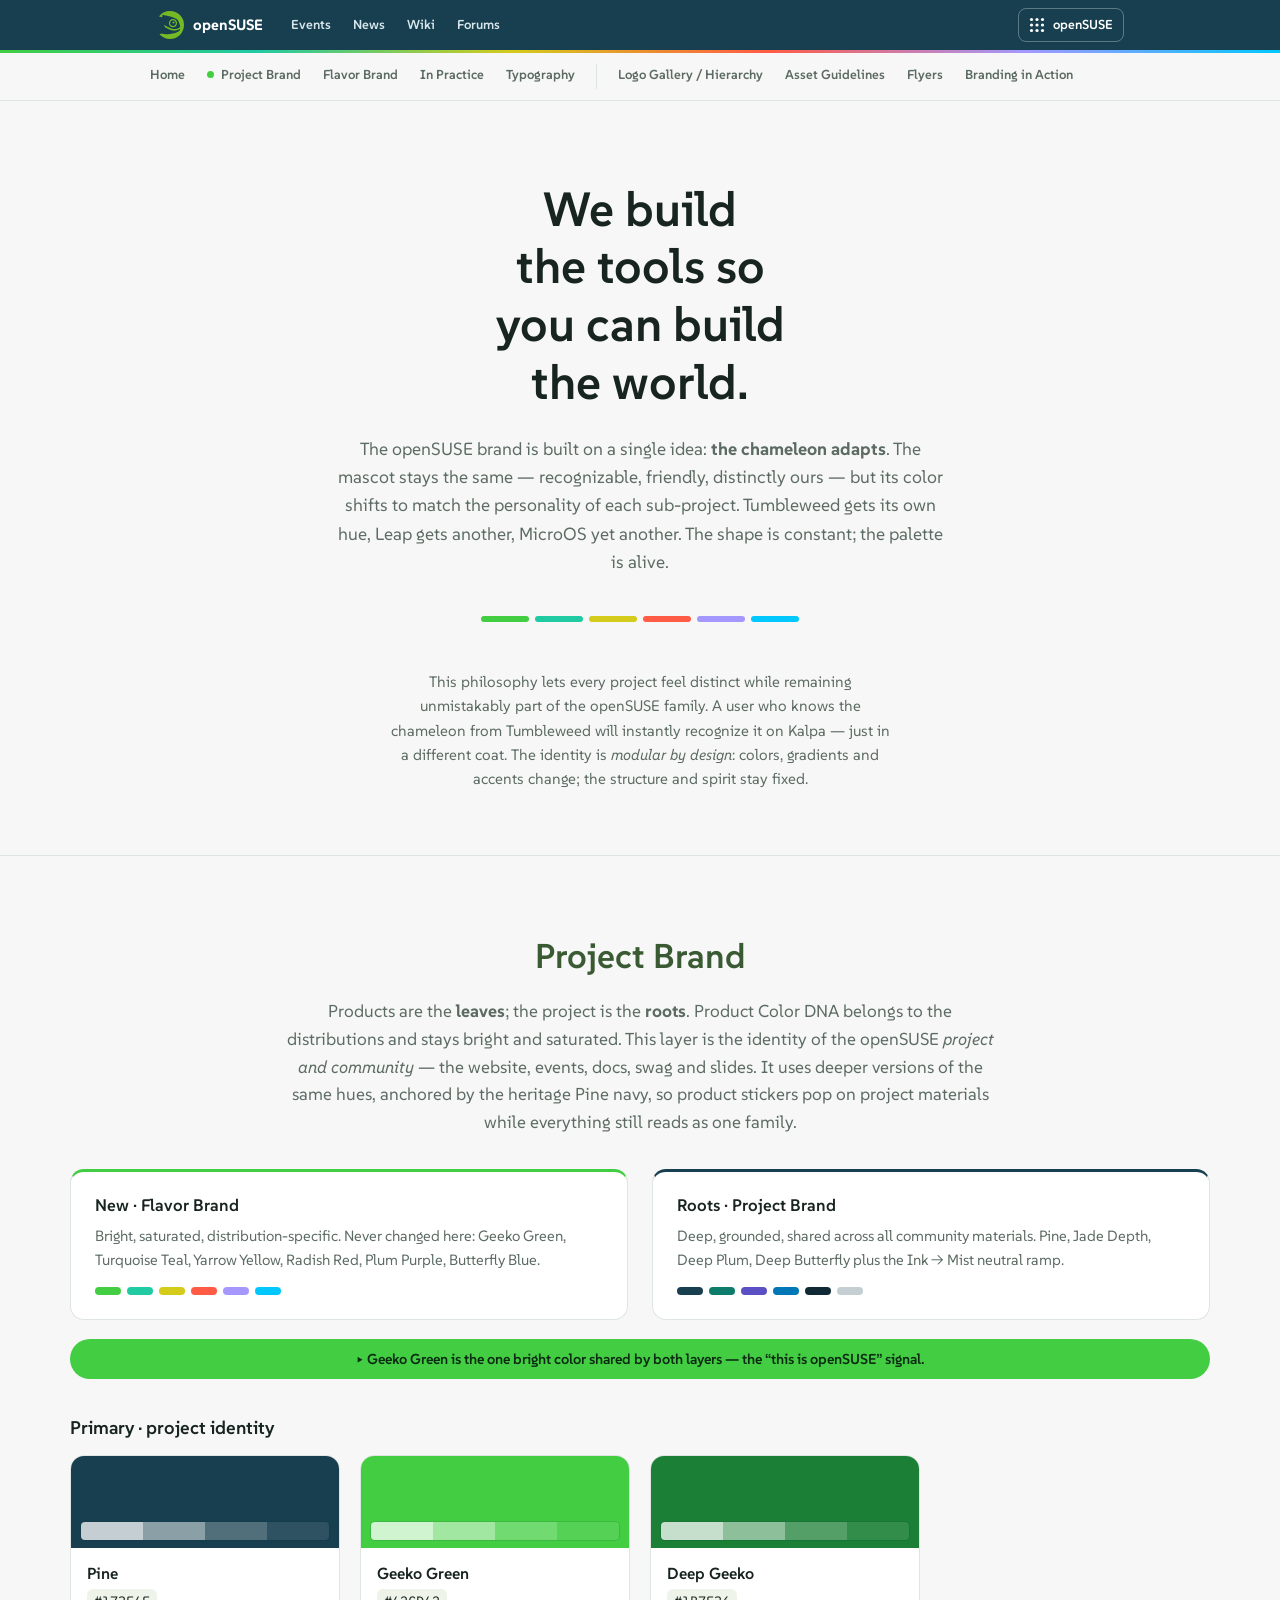
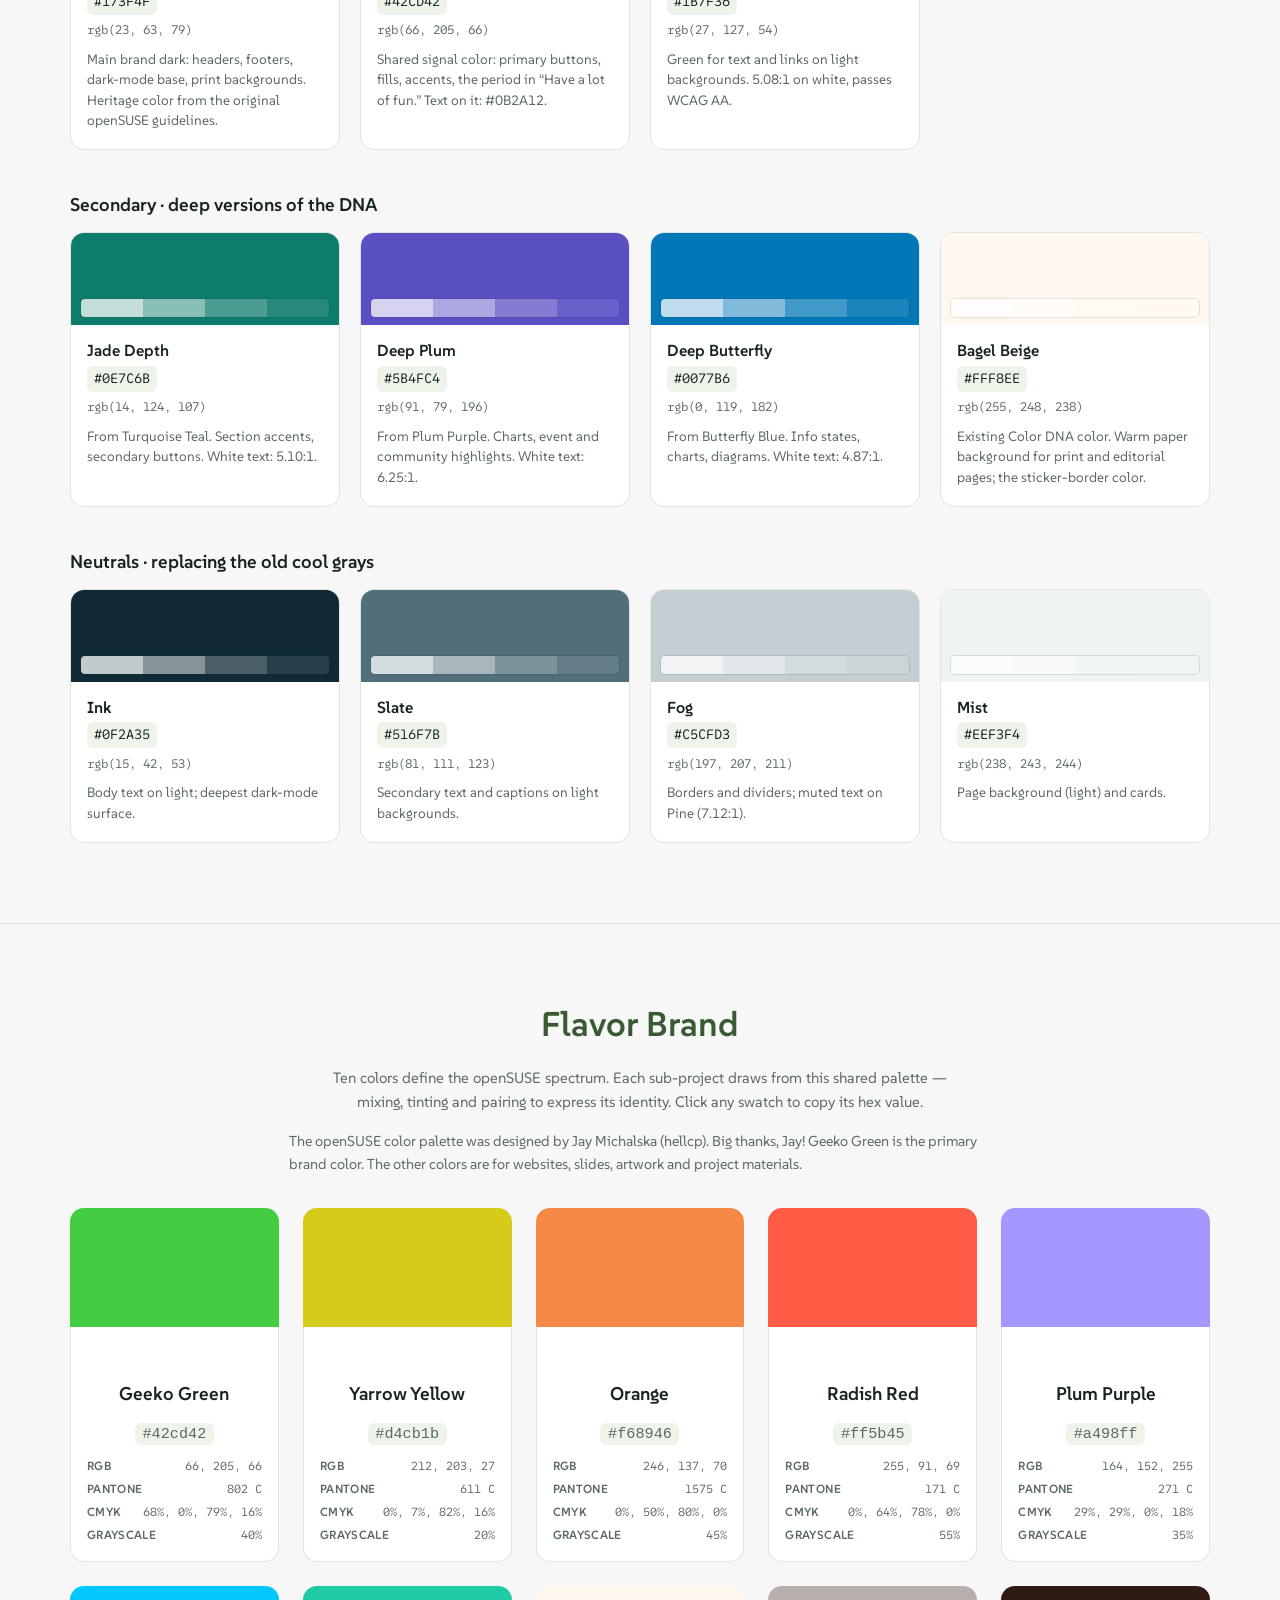
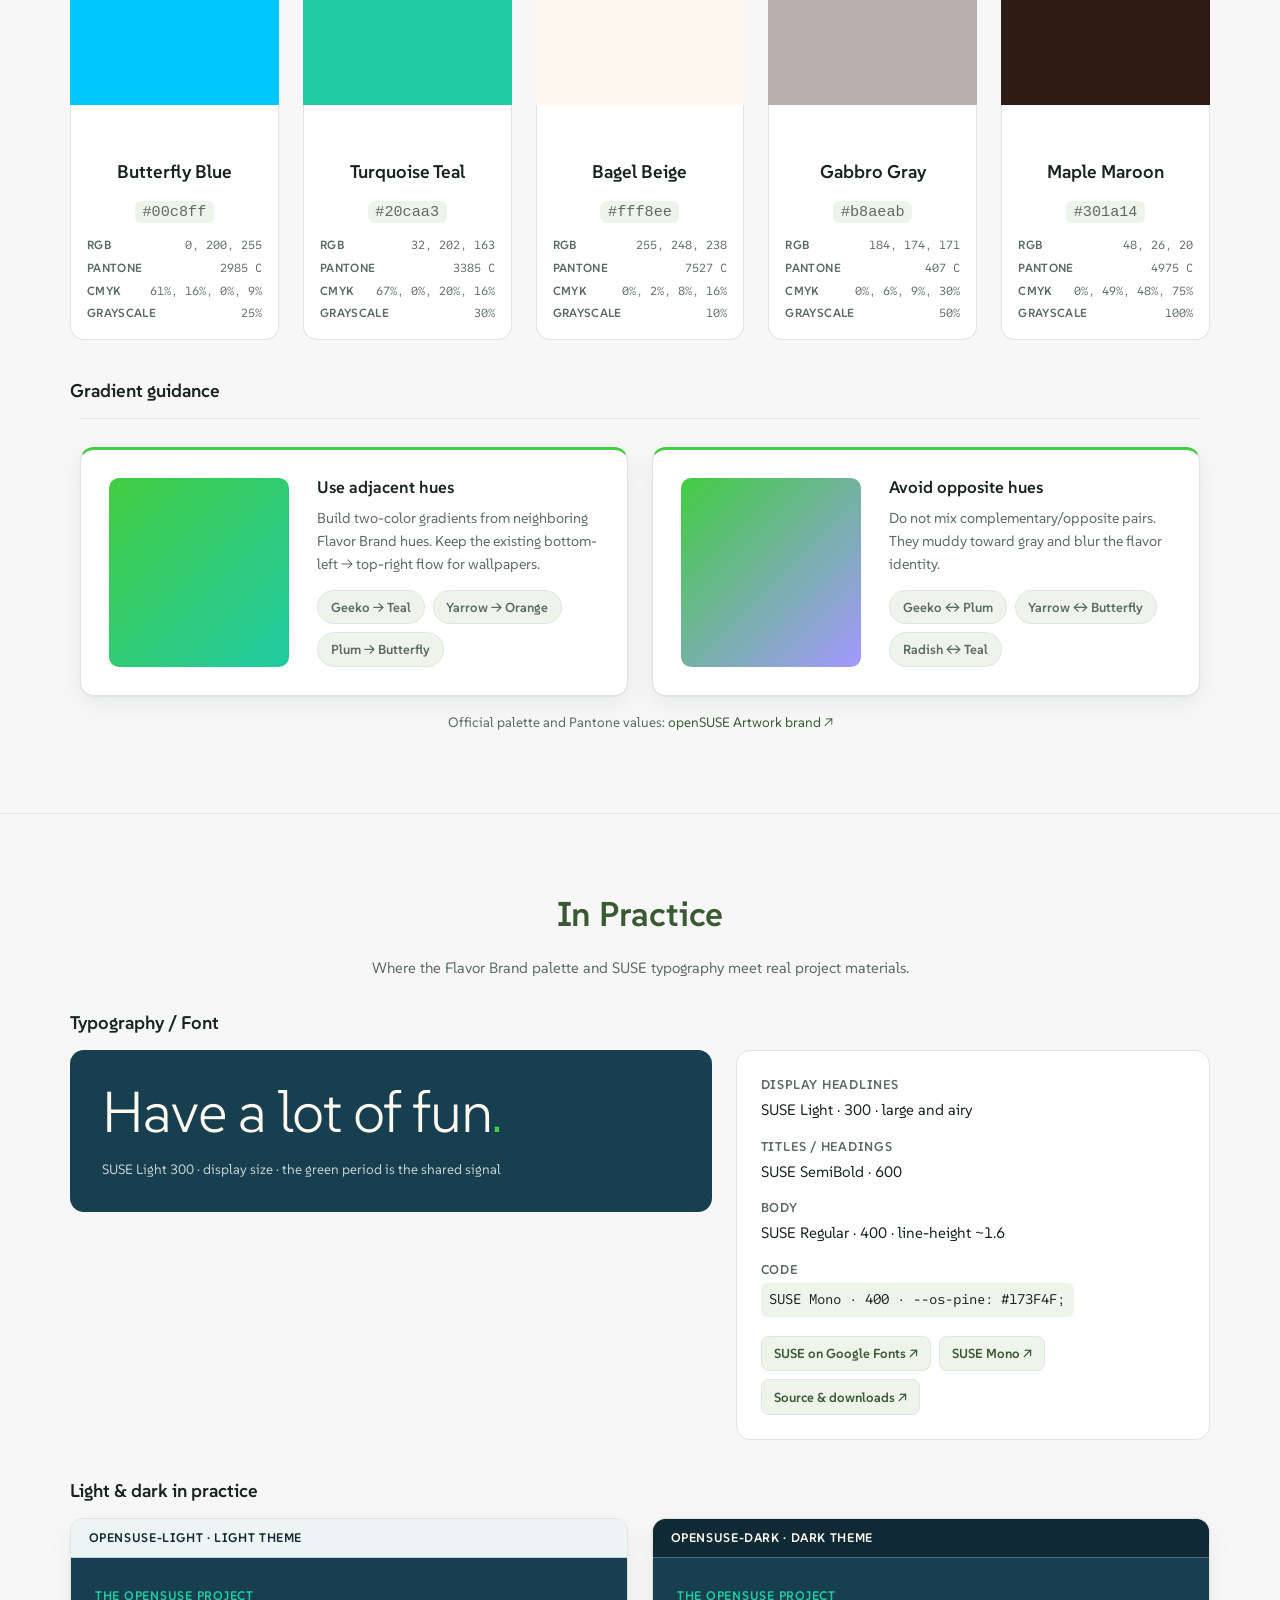
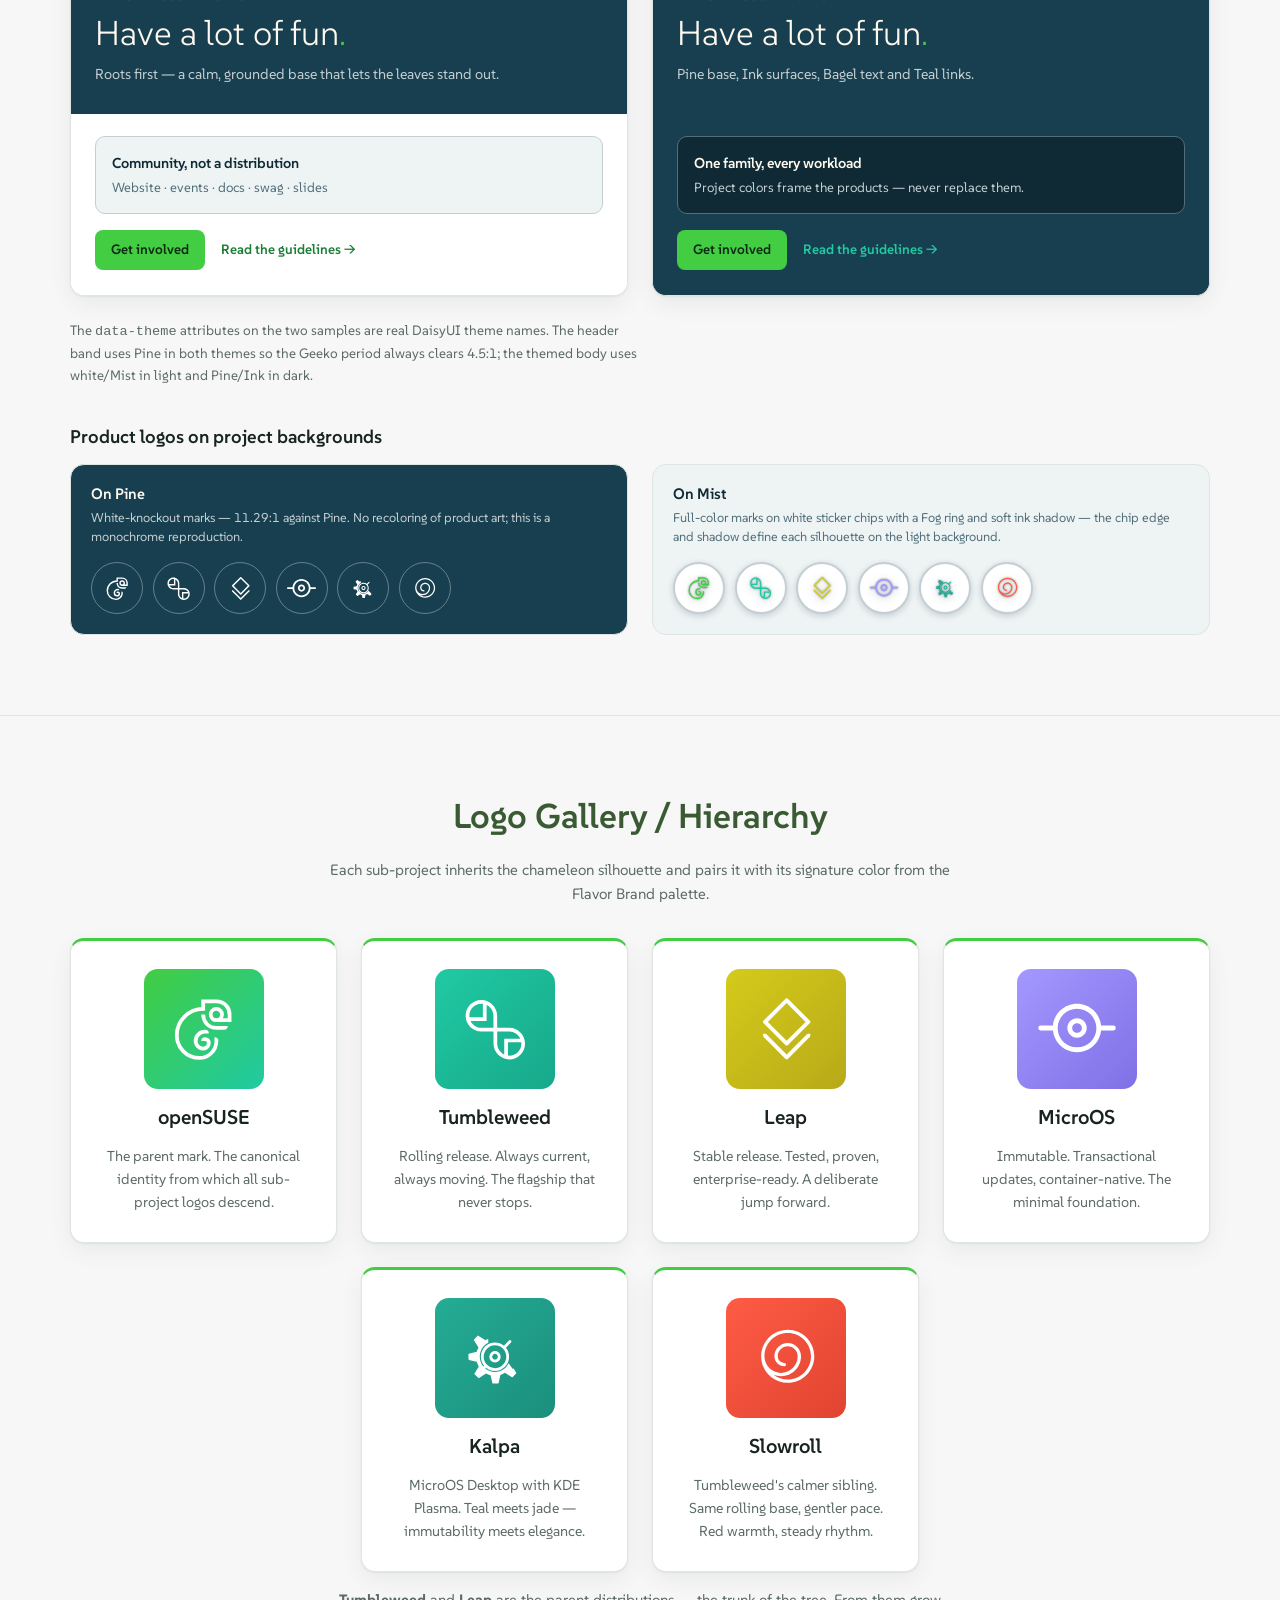
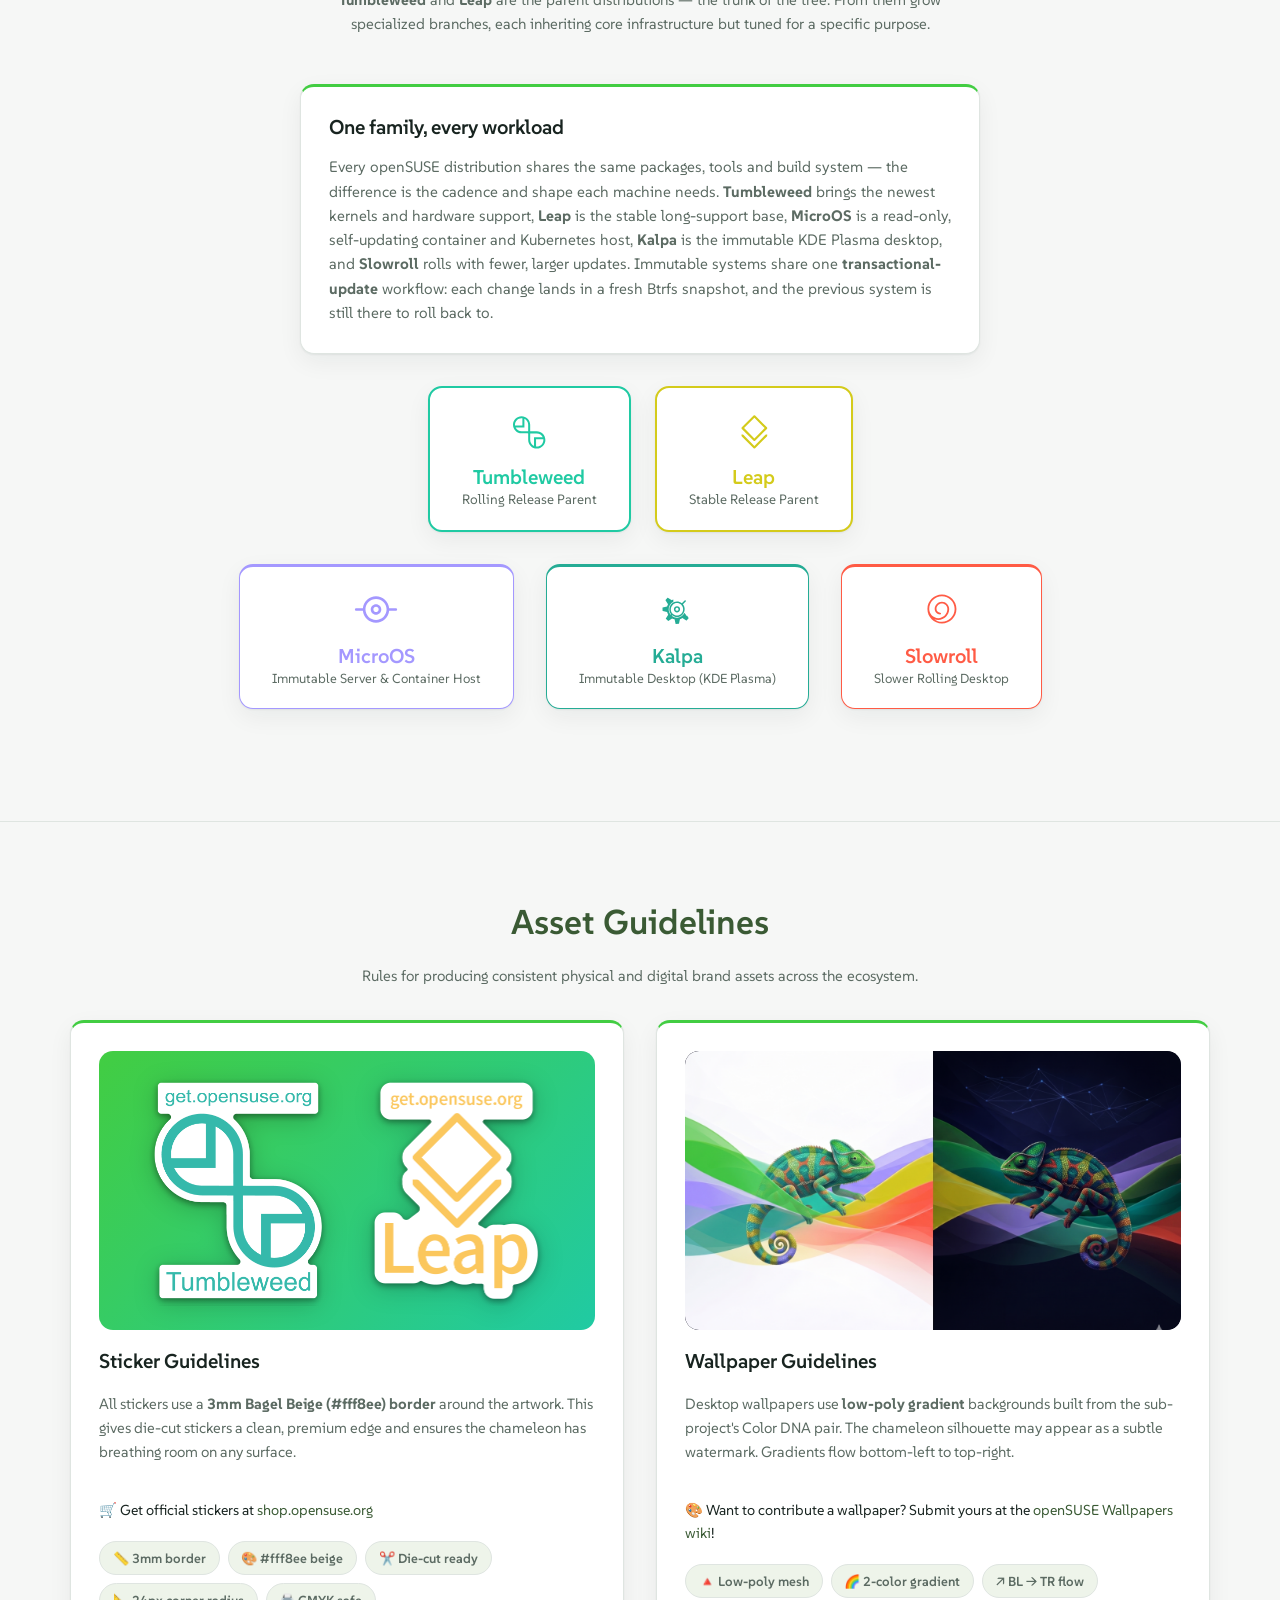
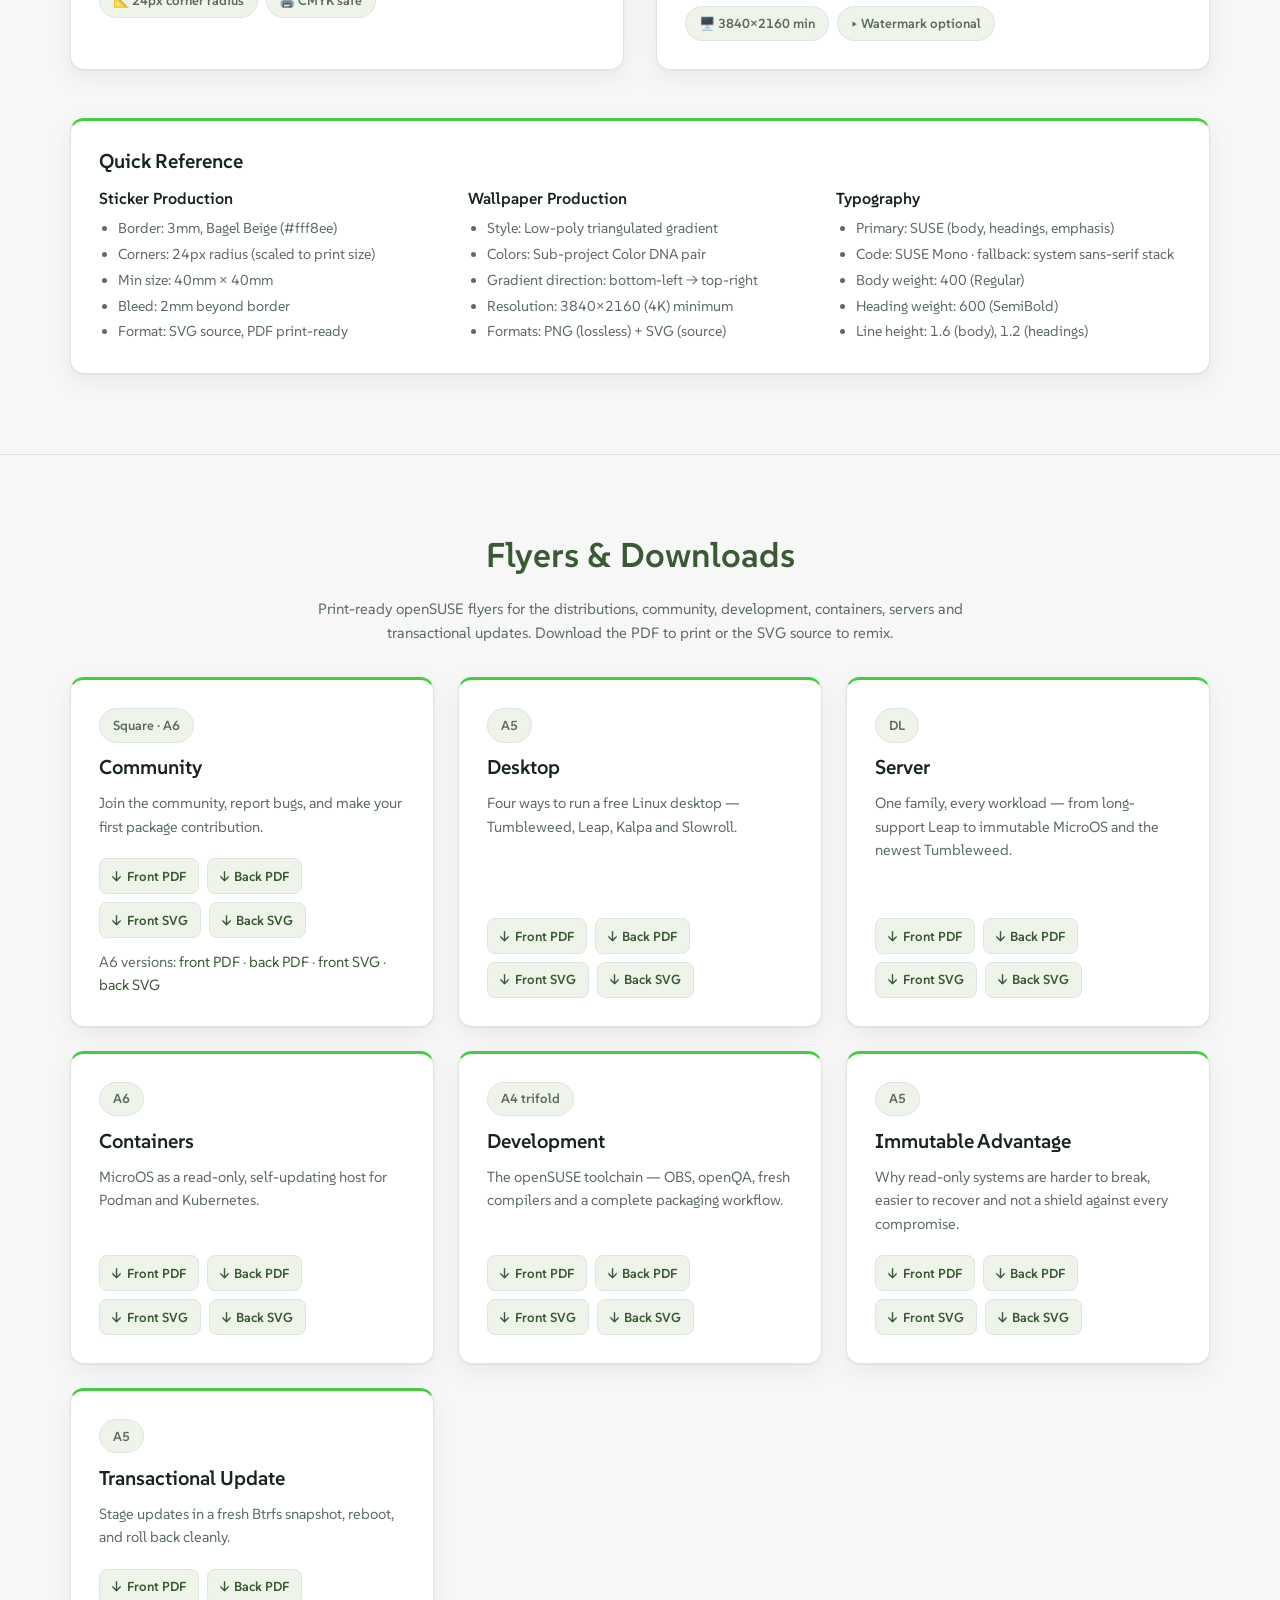
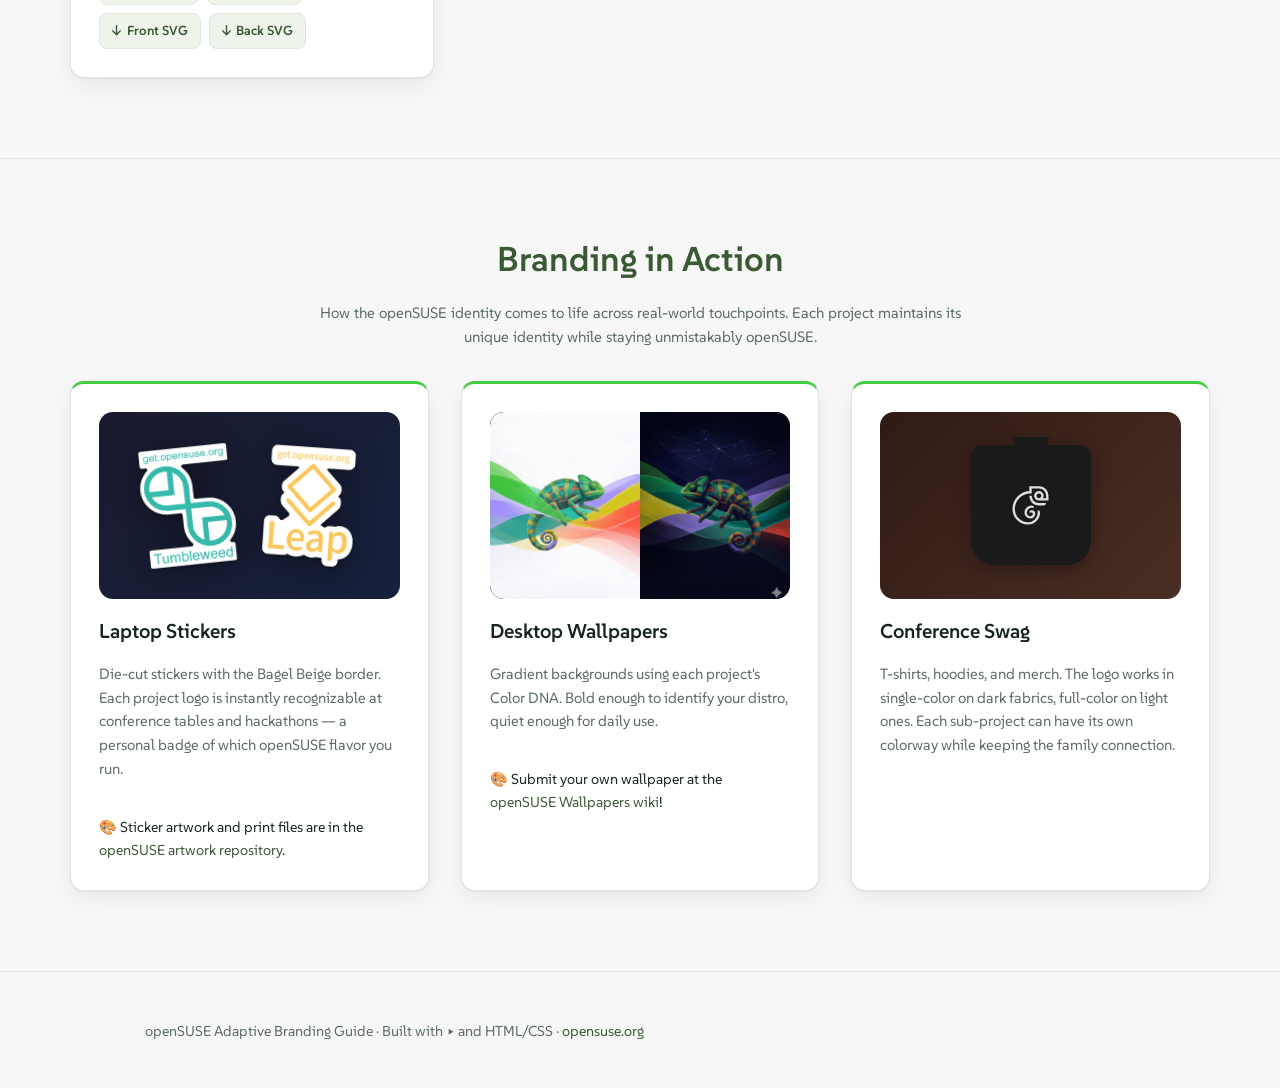
<file: index.html>
<!DOCTYPE html>
<html lang="en">
<head>
  <meta charset="UTF-8">
  <meta name="viewport" content="width=device-width, initial-scale=1.0">
  <title>openSUSE Adaptive Branding</title>
  <meta name="description" content="openSUSE brand identity system — product Color DNA and the project brand, one family.">
  <meta name="color-scheme" content="dark light">
  <link rel="icon" href="favicon.svg" type="image/svg+xml">
  <link rel="preconnect" href="https://fonts.googleapis.com">
  <link rel="preconnect" href="https://fonts.gstatic.com" crossorigin>
  <link href="https://fonts.googleapis.com/css2?family=SUSE:wght@300;400;600&family=SUSE+Mono:wght@400&display=swap" rel="stylesheet">
  <link rel="stylesheet" href="css/style.css">
  <link rel="stylesheet" href="css/project-brand.css">
</head>
<body>

<!-- ====== openSUSE universe toolbar (matches opensuse.github.io/request) ====== -->
<nav class="uni" aria-label="openSUSE sites">
  <div class="uni-bar">
    <a class="uni-brand" href="https://www.opensuse.org/" aria-label="openSUSE home">
      <img src="favicon.svg" alt="openSUSE button logo" width="28" height="28">
      <span>openSUSE</span>
    </a>
    <div class="uni-links">
      <a href="https://events.opensuse.org/">Events</a>
      <a href="https://news.opensuse.org/">News</a>
      <a href="https://en.opensuse.org/">Wiki</a>
      <a href="https://forums.opensuse.org/">Forums</a>
    </div>
    <span class="uni-spacer"></span>
    <button class="uni-dots" id="uni-btn" type="button" aria-expanded="false" aria-controls="uni-panel">
      <svg viewBox="0 0 16 16" fill="currentColor" aria-hidden="true"><circle cx="2.5" cy="2.5" r="1.6"/><circle cx="8" cy="2.5" r="1.6"/><circle cx="13.5" cy="2.5" r="1.6"/><circle cx="2.5" cy="8" r="1.6"/><circle cx="8" cy="8" r="1.6"/><circle cx="13.5" cy="8" r="1.6"/><circle cx="2.5" cy="13.5" r="1.6"/><circle cx="8" cy="13.5" r="1.6"/><circle cx="13.5" cy="13.5" r="1.6"/></svg>
      <span>openSUSE</span>
    </button>
  </div>
  <div class="uni-panel" id="uni-panel">
    <div class="uni-panel-inner">
      <div><h3>Get openSUSE</h3><ul>
        <li><a href="https://get.opensuse.org/tumbleweed/">Tumbleweed</a></li>
        <li><a href="https://get.opensuse.org/leap/">Leap</a></li>
        <li><a href="https://get.opensuse.org/microos/">MicroOS</a></li>
        <li><a href="https://get.opensuse.org/">All distributions</a></li>
      </ul></div>
      <div><h3>Build</h3><ul>
        <li><a href="https://build.opensuse.org/">Build Service</a></li>
        <li><a href="https://openqa.opensuse.org/">openQA</a></li>
        <li><a href="https://bugzilla.opensuse.org/">Bugzilla</a></li>
        <li><a href="https://l10n.opensuse.org/">Weblate</a></li>
      </ul></div>
      <div><h3>Community</h3><ul>
        <li><a href="https://forums.opensuse.org/">Forums</a></li>
        <li><a href="https://events.opensuse.org/">Events</a></li>
        <li><a href="https://news.opensuse.org/">News</a></li>
        <li><a href="https://planet.opensuse.org/">Planet</a></li>
      </ul></div>
      <div><h3>Contribute</h3><ul>
        <li><a href="https://github.com/opensuse">GitHub</a></li>
        <li><a href="https://en.opensuse.org/">Wiki</a></li>
        <li><a href="https://en.opensuse.org/openSUSE:Mailing_lists_subscription">Mailing lists</a></li>
        <li><a href="https://en.opensuse.org/openSUSE:IRC_list">Chat</a></li>
      </ul></div>
    </div>
  </div>
</nav>

<!-- ====== Page-local section navigation ====== -->
<nav class="page-nav" aria-label="Page sections">
  <div class="container">
    <ul class="page-links">
      <li><a href="#home">Home</a></li>
      <li><a href="#project-brand">Project Brand</a></li>
      <li><a href="#flavor-brand">Flavor Brand</a></li>
      <li><a href="#in-practice">In Practice</a></li>
      <li><a href="#typography">Typography</a></li>
      <li class="page-divider" aria-hidden="true"></li>
      <li><a href="#logo-gallery-hierarchy">Logo Gallery / Hierarchy</a></li>
      <li><a href="#guidelines">Asset Guidelines</a></li>
      <li><a href="#flyers">Flyers</a></li>
      <li><a href="#in-action">Branding in Action</a></li>
    </ul>
  </div>
</nav>

<!-- ====== Hero / Home ====== -->
<section id="home" class="hero">
  <div class="container">
    <h1>We build<br>the tools so<br>you can build<br>the world.</h1>
    <p>
      The openSUSE brand is built on a single idea: <strong>the chameleon adapts</strong>.
      The mascot stays the same — recognizable, friendly, distinctly ours — but its color
      shifts to match the personality of each sub-project. Tumbleweed gets its own hue,
      Leap gets another, MicroOS yet another. The shape is constant; the palette is alive.
    </p>
    <div class="color-strip">
      <span></span><span></span><span></span>
      <span></span><span></span><span></span>
    </div>

    <div class="mt-3" style="max-width:64ch; margin-inline:auto;">
      <p class="text-muted" style="font-size:.95rem;">
        This philosophy lets every project feel distinct while remaining unmistakably
        part of the openSUSE family. A user who knows the chameleon from Tumbleweed will
        instantly recognize it on Kalpa — just in a different coat. The identity is
        <em>modular by design</em>: colors, gradients and accents change;
        the structure and spirit stay fixed.
      </p>
    </div>
  </div>
</section>

<!-- ====== Project Brand ====== -->
<section id="project-brand" class="project-brand">
  <div class="container">
    <h2>Project Brand</h2>
    <p class="pb-lede">
      Products are the <strong>leaves</strong>; the project is the <strong>roots</strong>.
      Product Color DNA belongs to the distributions and stays bright and saturated.
      This layer is the identity of the openSUSE <em>project and community</em> — the website,
      events, docs, swag and slides. It uses deeper versions of the same hues, anchored by
      the heritage Pine navy, so product stickers pop on project materials while everything
      still reads as one family.
    </p>

    <div class="pb-concept">
      <div class="pb-concept-card">
        <h4>New · Flavor Brand</h4>
        <p>Bright, saturated, distribution-specific. Never changed here: Geeko Green, Turquoise Teal, Yarrow Yellow, Radish Red, Plum Purple, Butterfly Blue.</p>
        <div class="pb-chip-row" aria-hidden="true">
          <span style="background:#42cd42"></span><span style="background:#20caa3"></span>
          <span style="background:#d4cb1b"></span><span style="background:#ff5b45"></span>
          <span style="background:#a498ff"></span><span style="background:#00c8ff"></span>
        </div>
      </div>
      <div class="pb-concept-card roots">
        <h4>Roots · Project Brand</h4>
        <p>Deep, grounded, shared across all community materials. Pine, Jade Depth, Deep Plum, Deep Butterfly plus the Ink → Mist neutral ramp.</p>
        <div class="pb-chip-row" aria-hidden="true">
          <span style="background:#173f4f"></span><span style="background:#0e7c6b"></span>
          <span style="background:#5b4fc4"></span><span style="background:#0077b6"></span>
          <span style="background:#0f2a35"></span><span style="background:#c5cfd3"></span>
        </div>
      </div>
      <div class="pb-bridge">🦎 Geeko Green is the one bright color shared by both layers — the “this is openSUSE” signal.</div>
    </div>

    <h3>Primary · project identity</h3>
    <div class="pb-swatches">

      <div class="pb-swatch" style="--swatch:#173f4f">
        <div class="pb-swatch-top"><div class="pb-swatch-tints" aria-hidden="true"><span></span><span></span><span></span><span></span></div></div>
        <div class="pb-swatch-info">
          <h4>Pine</h4>
          <code class="pb-hex">#173F4F</code>
          <span class="pb-rgb">rgb(23, 63, 79)</span>
          <p class="pb-role">Main brand dark: headers, footers, dark-mode base, print backgrounds. Heritage color from the original openSUSE guidelines.</p>
        </div>
      </div>

      <div class="pb-swatch" style="--swatch:#42cd42">
        <div class="pb-swatch-top"><div class="pb-swatch-tints" aria-hidden="true"><span></span><span></span><span></span><span></span></div></div>
        <div class="pb-swatch-info">
          <h4>Geeko Green</h4>
          <code class="pb-hex">#42CD42</code>
          <span class="pb-rgb">rgb(66, 205, 66)</span>
          <p class="pb-role">Shared signal color: primary buttons, fills, accents, the period in “Have a lot of fun.” Text on it: #0B2A12.</p>
        </div>
      </div>

      <div class="pb-swatch" style="--swatch:#1b7f36">
        <div class="pb-swatch-top"><div class="pb-swatch-tints" aria-hidden="true"><span></span><span></span><span></span><span></span></div></div>
        <div class="pb-swatch-info">
          <h4>Deep Geeko</h4>
          <code class="pb-hex">#1B7F36</code>
          <span class="pb-rgb">rgb(27, 127, 54)</span>
          <p class="pb-role">Green for text and links on light backgrounds. 5.08:1 on white, passes WCAG AA.</p>
        </div>
      </div>

    </div>

    <h3>Secondary · deep versions of the DNA</h3>
    <div class="pb-swatches">

      <div class="pb-swatch" style="--swatch:#0e7c6b">
        <div class="pb-swatch-top"><div class="pb-swatch-tints" aria-hidden="true"><span></span><span></span><span></span><span></span></div></div>
        <div class="pb-swatch-info">
          <h4>Jade Depth</h4>
          <code class="pb-hex">#0E7C6B</code>
          <span class="pb-rgb">rgb(14, 124, 107)</span>
          <p class="pb-role">From Turquoise Teal. Section accents, secondary buttons. White text: 5.10:1.</p>
        </div>
      </div>

      <div class="pb-swatch" style="--swatch:#5b4fc4">
        <div class="pb-swatch-top"><div class="pb-swatch-tints" aria-hidden="true"><span></span><span></span><span></span><span></span></div></div>
        <div class="pb-swatch-info">
          <h4>Deep Plum</h4>
          <code class="pb-hex">#5B4FC4</code>
          <span class="pb-rgb">rgb(91, 79, 196)</span>
          <p class="pb-role">From Plum Purple. Charts, event and community highlights. White text: 6.25:1.</p>
        </div>
      </div>

      <div class="pb-swatch" style="--swatch:#0077b6">
        <div class="pb-swatch-top"><div class="pb-swatch-tints" aria-hidden="true"><span></span><span></span><span></span><span></span></div></div>
        <div class="pb-swatch-info">
          <h4>Deep Butterfly</h4>
          <code class="pb-hex">#0077B6</code>
          <span class="pb-rgb">rgb(0, 119, 182)</span>
          <p class="pb-role">From Butterfly Blue. Info states, charts, diagrams. White text: 4.87:1.</p>
        </div>
      </div>

      <div class="pb-swatch" style="--swatch:#fff8ee">
        <div class="pb-swatch-top"><div class="pb-swatch-tints" aria-hidden="true"><span></span><span></span><span></span><span></span></div></div>
        <div class="pb-swatch-info">
          <h4>Bagel Beige</h4>
          <code class="pb-hex">#FFF8EE</code>
          <span class="pb-rgb">rgb(255, 248, 238)</span>
          <p class="pb-role">Existing Color DNA color. Warm paper background for print and editorial pages; the sticker-border color.</p>
        </div>
      </div>

    </div>

    <h3>Neutrals · replacing the old cool grays</h3>
    <div class="pb-swatches">

      <div class="pb-swatch" style="--swatch:#0f2a35">
        <div class="pb-swatch-top"><div class="pb-swatch-tints" aria-hidden="true"><span></span><span></span><span></span><span></span></div></div>
        <div class="pb-swatch-info">
          <h4>Ink</h4>
          <code class="pb-hex">#0F2A35</code>
          <span class="pb-rgb">rgb(15, 42, 53)</span>
          <p class="pb-role">Body text on light; deepest dark-mode surface.</p>
        </div>
      </div>

      <div class="pb-swatch" style="--swatch:#516f7b">
        <div class="pb-swatch-top"><div class="pb-swatch-tints" aria-hidden="true"><span></span><span></span><span></span><span></span></div></div>
        <div class="pb-swatch-info">
          <h4>Slate</h4>
          <code class="pb-hex">#516F7B</code>
          <span class="pb-rgb">rgb(81, 111, 123)</span>
          <p class="pb-role">Secondary text and captions on light backgrounds.</p>
        </div>
      </div>

      <div class="pb-swatch" style="--swatch:#c5cfd3">
        <div class="pb-swatch-top"><div class="pb-swatch-tints" aria-hidden="true"><span></span><span></span><span></span><span></span></div></div>
        <div class="pb-swatch-info">
          <h4>Fog</h4>
          <code class="pb-hex">#C5CFD3</code>
          <span class="pb-rgb">rgb(197, 207, 211)</span>
          <p class="pb-role">Borders and dividers; muted text on Pine (7.12:1).</p>
        </div>
      </div>

      <div class="pb-swatch" style="--swatch:#eef3f4">
        <div class="pb-swatch-top"><div class="pb-swatch-tints" aria-hidden="true"><span></span><span></span><span></span><span></span></div></div>
        <div class="pb-swatch-info">
          <h4>Mist</h4>
          <code class="pb-hex">#EEF3F4</code>
          <span class="pb-rgb">rgb(238, 243, 244)</span>
          <p class="pb-role">Page background (light) and cards.</p>
        </div>
      </div>

    </div>
  </div>
</section>

<!-- ====== Flavor Brand ====== -->
<section id="flavor-brand">
  <div class="container">
    <h2>Flavor Brand</h2>
    <p class="text-muted mt-1" style="margin-bottom:2rem;">
      Ten colors define the openSUSE spectrum. Each sub-project draws from this
      shared palette — mixing, tinting and pairing to express its identity.
      Click any swatch to copy its hex value.
    </p>
    <p class="flavor-attribution">
      The openSUSE color palette was designed by Jay Michalska (hellcp). Big thanks, Jay!
      Geeko Green is the primary brand color. The other colors are for websites, slides,
      artwork and project materials.
    </p>

    <div class="color-grid">

      <div class="color-swatch">
        <div class="swatch-block" style="background: #42cd42;"></div>
        <div class="swatch-info">
          <h3>Geeko Green</h3>
          <code>#42cd42</code>
          <dl class="flavor-palette-data">
            <div><dt>RGB</dt><dd>66, 205, 66</dd></div>
            <div><dt>Pantone</dt><dd>802 C</dd></div>
            <div><dt>CMYK</dt><dd>68%, 0%, 79%, 16%</dd></div>
            <div><dt>Grayscale</dt><dd>40%</dd></div>
          </dl>
        </div>
      </div>

      <div class="color-swatch">
        <div class="swatch-block" style="background: #d4cb1b;"></div>
        <div class="swatch-info">
          <h3>Yarrow Yellow</h3>
          <code>#d4cb1b</code>
          <dl class="flavor-palette-data">
            <div><dt>RGB</dt><dd>212, 203, 27</dd></div>
            <div><dt>Pantone</dt><dd>611 C</dd></div>
            <div><dt>CMYK</dt><dd>0%, 7%, 82%, 16%</dd></div>
            <div><dt>Grayscale</dt><dd>20%</dd></div>
          </dl>
        </div>
      </div>

      <div class="color-swatch">
        <div class="swatch-block" style="background: #f68946;"></div>
        <div class="swatch-info">
          <h3>Orange</h3>
          <code>#f68946</code>
          <dl class="flavor-palette-data">
            <div><dt>RGB</dt><dd>246, 137, 70</dd></div>
            <div><dt>Pantone</dt><dd>1575 C</dd></div>
            <div><dt>CMYK</dt><dd>0%, 50%, 80%, 0%</dd></div>
            <div><dt>Grayscale</dt><dd>45%</dd></div>
          </dl>
        </div>
      </div>

      <div class="color-swatch">
        <div class="swatch-block" style="background: #ff5b45;"></div>
        <div class="swatch-info">
          <h3>Radish Red</h3>
          <code>#ff5b45</code>
          <dl class="flavor-palette-data">
            <div><dt>RGB</dt><dd>255, 91, 69</dd></div>
            <div><dt>Pantone</dt><dd>171 C</dd></div>
            <div><dt>CMYK</dt><dd>0%, 64%, 78%, 0%</dd></div>
            <div><dt>Grayscale</dt><dd>55%</dd></div>
          </dl>
        </div>
      </div>

      <div class="color-swatch">
        <div class="swatch-block" style="background: #a498ff;"></div>
        <div class="swatch-info">
          <h3>Plum Purple</h3>
          <code>#a498ff</code>
          <dl class="flavor-palette-data">
            <div><dt>RGB</dt><dd>164, 152, 255</dd></div>
            <div><dt>Pantone</dt><dd>271 C</dd></div>
            <div><dt>CMYK</dt><dd>29%, 29%, 0%, 18%</dd></div>
            <div><dt>Grayscale</dt><dd>35%</dd></div>
          </dl>
        </div>
      </div>

      <div class="color-swatch">
        <div class="swatch-block" style="background: #00c8ff;"></div>
        <div class="swatch-info">
          <h3>Butterfly Blue</h3>
          <code>#00c8ff</code>
          <dl class="flavor-palette-data">
            <div><dt>RGB</dt><dd>0, 200, 255</dd></div>
            <div><dt>Pantone</dt><dd>2985 C</dd></div>
            <div><dt>CMYK</dt><dd>61%, 16%, 0%, 9%</dd></div>
            <div><dt>Grayscale</dt><dd>25%</dd></div>
          </dl>
        </div>
      </div>

      <div class="color-swatch">
        <div class="swatch-block" style="background: #20caa3;"></div>
        <div class="swatch-info">
          <h3>Turquoise Teal</h3>
          <code>#20caa3</code>
          <dl class="flavor-palette-data">
            <div><dt>RGB</dt><dd>32, 202, 163</dd></div>
            <div><dt>Pantone</dt><dd>3385 C</dd></div>
            <div><dt>CMYK</dt><dd>67%, 0%, 20%, 16%</dd></div>
            <div><dt>Grayscale</dt><dd>30%</dd></div>
          </dl>
        </div>
      </div>

      <div class="color-swatch">
        <div class="swatch-block" style="background: #fff8ee;"></div>
        <div class="swatch-info">
          <h3>Bagel Beige</h3>
          <code>#fff8ee</code>
          <dl class="flavor-palette-data">
            <div><dt>RGB</dt><dd>255, 248, 238</dd></div>
            <div><dt>Pantone</dt><dd>7527 C</dd></div>
            <div><dt>CMYK</dt><dd>0%, 2%, 8%, 16%</dd></div>
            <div><dt>Grayscale</dt><dd>10%</dd></div>
          </dl>
        </div>
      </div>

      <div class="color-swatch">
        <div class="swatch-block" style="background: #b8aeab;"></div>
        <div class="swatch-info">
          <h3>Gabbro Gray</h3>
          <code>#b8aeab</code>
          <dl class="flavor-palette-data">
            <div><dt>RGB</dt><dd>184, 174, 171</dd></div>
            <div><dt>Pantone</dt><dd>407 C</dd></div>
            <div><dt>CMYK</dt><dd>0%, 6%, 9%, 30%</dd></div>
            <div><dt>Grayscale</dt><dd>50%</dd></div>
          </dl>
        </div>
      </div>

      <div class="color-swatch">
        <div class="swatch-block" style="background: #301a14;"></div>
        <div class="swatch-info">
          <h3>Maple Maroon</h3>
          <code>#301a14</code>
          <dl class="flavor-palette-data">
            <div><dt>RGB</dt><dd>48, 26, 20</dd></div>
            <div><dt>Pantone</dt><dd>4975 C</dd></div>
            <div><dt>CMYK</dt><dd>0%, 49%, 48%, 75%</dd></div>
            <div><dt>Grayscale</dt><dd>100%</dd></div>
          </dl>
        </div>
      </div>

      <div class="flavor-gradient-section">
        <h3>Gradient guidance</h3>
        <div class="flavor-gradient">
          <div class="card flavor-gradient-card is-good">
            <div class="flavor-gradient-bar" aria-hidden="true"></div>
            <h4>Use adjacent hues</h4>
            <p>Build two-color gradients from neighboring Flavor Brand hues. Keep the existing bottom-left → top-right flow for wallpapers.</p>
            <div class="guideline-spec">
              <span class="spec-tag">Geeko → Teal</span>
              <span class="spec-tag">Yarrow → Orange</span>
              <span class="spec-tag">Plum → Butterfly</span>
            </div>
          </div>
          <div class="card flavor-gradient-card is-poor">
            <div class="flavor-gradient-bar" aria-hidden="true"></div>
            <h4>Avoid opposite hues</h4>
            <p>Do not mix complementary/opposite pairs. They muddy toward gray and blur the flavor identity.</p>
            <div class="guideline-spec">
              <span class="spec-tag">Geeko ↔ Plum</span>
              <span class="spec-tag">Yarrow ↔ Butterfly</span>
              <span class="spec-tag">Radish ↔ Teal</span>
            </div>
          </div>
        </div>
      </div>
    </div>

    <p class="flavor-source">
      Official palette and Pantone values:
      <a href="https://en.opensuse.org/openSUSE:Artwork_brand" target="_blank" rel="noopener">openSUSE Artwork brand ↗</a>
    </p>

  </div>
</section>

<!-- ====== In Practice ====== -->
<section id="in-practice">
  <div class="container">
    <h2>In Practice</h2>
    <p class="text-muted mt-1" style="margin-bottom:2rem;">
      Where the Flavor Brand palette and SUSE typography meet real project materials.
    </p>
    <h3 id="typography">Typography / Font</h3>
    <div class="pb-type">
      <div class="pb-type-panel">
        <p class="pb-display">Have a lot of fun<span class="pb-dot">.</span></p>
        <p class="pb-type-sub">SUSE Light 300 · display size · the green period is the shared signal</p>
      </div>
      <div class="pb-type-card">
        <dl>
          <div><dt>Display headlines</dt><dd>SUSE Light · 300 · large and airy</dd></div>
          <div><dt>Titles / headings</dt><dd>SUSE SemiBold · 600</dd></div>
          <div><dt>Body</dt><dd>SUSE Regular · 400 · line-height ~1.6</dd></div>
          <div><dt>Code</dt><dd><span class="pb-mono-sample">SUSE Mono · 400 · --os-pine: #173F4F;</span></dd></div>
        </dl>
        <div class="pb-downloads">
          <a href="https://fonts.google.com/specimen/SUSE" target="_blank" rel="noopener">SUSE on Google Fonts ↗</a>
          <a href="https://fonts.google.com/specimen/SUSE+Mono" target="_blank" rel="noopener">SUSE Mono ↗</a>
          <a href="https://github.com/SUSE/suse-font" target="_blank" rel="noopener">Source &amp; downloads ↗</a>
        </div>
      </div>
    </div>

    <h3>Light &amp; dark in practice</h3>
    <div class="pb-samples">

      <div class="pb-sample" data-theme="openSUSE-light">
        <div class="pb-sample-bar">openSUSE-light · light theme</div>
        <div class="pb-sample-hero">
          <span class="pb-sample-kicker">The openSUSE project</span>
          <h4>Have a lot of fun<span class="pb-dot">.</span></h4>
          <p>Roots first — a calm, grounded base that lets the leaves stand out.</p>
        </div>
        <div class="pb-sample-body">
          <div class="pb-sample-card"><strong>Community, not a distribution</strong><span>Website · events · docs · swag · slides</span></div>
          <div class="pb-sample-actions">
            <a class="pb-sample-cta" href="https://en.opensuse.org/openSUSE:Contribute" target="_blank" rel="noopener">Get involved</a>
            <a class="pb-sample-link" href="#guidelines">Read the guidelines →</a>
          </div>
        </div>
      </div>

      <div class="pb-sample" data-theme="openSUSE-dark">
        <div class="pb-sample-bar">openSUSE-dark · dark theme</div>
        <div class="pb-sample-hero">
          <span class="pb-sample-kicker">The openSUSE project</span>
          <h4>Have a lot of fun<span class="pb-dot">.</span></h4>
          <p>Pine base, Ink surfaces, Bagel text and Teal links.</p>
        </div>
        <div class="pb-sample-body">
          <div class="pb-sample-card"><strong>One family, every workload</strong><span>Project colors frame the products — never replace them.</span></div>
          <div class="pb-sample-actions">
            <a class="pb-sample-cta" href="https://en.opensuse.org/openSUSE:Contribute" target="_blank" rel="noopener">Get involved</a>
            <a class="pb-sample-link" href="#guidelines">Read the guidelines →</a>
          </div>
        </div>
      </div>

    </div>
    <p class="pb-note">
      The <code>data-theme</code> attributes on the two samples are real DaisyUI theme names.
      The header band uses Pine in both themes so the Geeko period always clears 4.5:1;
      the themed body uses white/Mist in light and Pine/Ink in dark.
    </p>

    <h3>Product logos on project backgrounds</h3>
    <div class="pb-logo-strip">
      <div class="pb-logo-surface on-pine">
        <h4>On Pine</h4>
        <p>White-knockout marks — 11.29:1 against Pine. No recoloring of product art; this is a monochrome reproduction.</p>
        <div class="pb-logo-row">
          <span class="pb-logo-chip"><img src="images/openSUSE.svg" alt="openSUSE logo" width="34" height="34"></span>
          <span class="pb-logo-chip"><img src="images/Tumbleweed.svg" alt="Tumbleweed logo" width="34" height="34"></span>
          <span class="pb-logo-chip"><img src="images/Leap.svg" alt="Leap logo" width="34" height="34"></span>
          <span class="pb-logo-chip"><img src="images/microOS.svg" alt="MicroOS logo" width="34" height="34"></span>
          <span class="pb-logo-chip"><img src="images/Kalpa.svg" alt="Kalpa logo" width="34" height="34"></span>
          <span class="pb-logo-chip"><img src="images/Slowroll.svg" alt="Slowroll logo" width="34" height="34"></span>
        </div>
      </div>
      <div class="pb-logo-surface on-mist">
        <h4>On Mist</h4>
        <p>Full-color marks on white sticker chips with a Fog ring and soft ink shadow — the chip edge and shadow define each silhouette on the light background.</p>
        <div class="pb-logo-row">
          <span class="pb-logo-chip"><img src="images/openSUSE.svg" alt="openSUSE logo" width="34" height="34"></span>
          <span class="pb-logo-chip"><img src="images/Tumbleweed.svg" alt="Tumbleweed logo" width="34" height="34"></span>
          <span class="pb-logo-chip"><img src="images/Leap.svg" alt="Leap logo" width="34" height="34"></span>
          <span class="pb-logo-chip"><img src="images/microOS.svg" alt="MicroOS logo" width="34" height="34"></span>
          <span class="pb-logo-chip"><img src="images/Kalpa.svg" alt="Kalpa logo" width="34" height="34"></span>
          <span class="pb-logo-chip"><img src="images/Slowroll.svg" alt="Slowroll logo" width="34" height="34"></span>
        </div>
      </div>
    </div>
  </div>
</section>

<!-- ====== Logo Gallery / Hierarchy ====== -->
<section id="logo-gallery-hierarchy">
  <div class="container">
    <h2>Logo Gallery / Hierarchy</h2>
    <p class="text-muted mt-1" style="margin-bottom:2rem;">
      Each sub-project inherits the chameleon silhouette and pairs it with its
      signature color from the Flavor Brand palette.
    </p>

    <div class="logo-grid">

      <!-- openSUSE (Parent) -->
      <div class="card logo-card">
        <div class="logo-icon" style="background: linear-gradient(135deg, #42cd42 0%, #20caa3 100%);">
          <img src="images/openSUSE.svg" alt="openSUSE logo" width="72" height="72">
        </div>
        <h3>openSUSE</h3>
        <p>The parent mark. The canonical identity from which all sub-project logos descend.</p>
      </div>

      <!-- Tumbleweed -->
      <div class="card logo-card">
        <div class="logo-icon" style="background: linear-gradient(135deg, #20caa3 0%, #17a88a 100%);">
          <img src="images/Tumbleweed.svg" alt="Tumbleweed logo" width="72" height="72">
        </div>
        <h3>Tumbleweed</h3>
        <p>Rolling release. Always current, always moving. The flagship that never stops.</p>
      </div>

      <!-- Leap -->
      <div class="card logo-card">
        <div class="logo-icon" style="background: linear-gradient(135deg, #d4cb1b 0%, #b8a918 100%);">
          <img src="images/Leap.svg" alt="Leap logo" width="72" height="72">
        </div>
        <h3>Leap</h3>
        <p>Stable release. Tested, proven, enterprise-ready. A deliberate jump forward.</p>
      </div>

      <!-- MicroOS -->
      <div class="card logo-card">
        <div class="logo-icon" style="background: linear-gradient(135deg, #a498ff 0%, #8070e6 100%);">
          <img src="images/microOS.svg" alt="MicroOS logo" width="72" height="72">
        </div>
        <h3>MicroOS</h3>
        <p>Immutable. Transactional updates, container-native. The minimal foundation.</p>
      </div>

      <!-- Kalpa -->
      <div class="card logo-card">
        <div class="logo-icon" style="background: linear-gradient(135deg, #25ac95 0%, #1a8f7c 100%);">
          <img src="images/Kalpa.svg" alt="Kalpa logo" width="72" height="72">
        </div>
        <h3>Kalpa</h3>
        <p>MicroOS Desktop with KDE Plasma. Teal meets jade — immutability meets elegance.</p>
      </div>

      <!-- Slowroll -->
      <div class="card logo-card">
        <div class="logo-icon" style="background: linear-gradient(135deg, #ff5b45 0%, #e04430 100%);">
          <img src="images/Slowroll.svg" alt="Slowroll logo" width="72" height="72">
        </div>
        <h3>Slowroll</h3>
        <p>Tumbleweed's calmer sibling. Same rolling base, gentler pace. Red warmth, steady rhythm.</p>
      </div>

    </div>

    <p class="text-center text-muted mt-1" style="margin-bottom:2rem; margin-inline:auto;">
      <strong>Tumbleweed</strong> and <strong>Leap</strong> are the parent distributions —
      the trunk of the tree. From them grow specialized branches, each inheriting core
      infrastructure but tuned for a specific purpose.
    </p>
    </div>
  </div>

    <!-- Explanation -->
    <div class="card mt-3" style="max-width: 680px; margin-inline: auto;">
      <h3>One family, every workload</h3>
      <p class="mt-1 text-muted" style="font-size:.95rem;">
        Every openSUSE distribution shares the same packages, tools and build system —
        the difference is the cadence and shape each machine needs. <strong>Tumbleweed</strong>
        brings the newest kernels and hardware support, <strong>Leap</strong> is the stable
        long-support base, <strong>MicroOS</strong> is a read-only, self-updating container
        and Kubernetes host, <strong>Kalpa</strong> is the immutable KDE Plasma desktop, and
        <strong>Slowroll</strong> rolls with fewer, larger updates. Immutable systems share
        one <strong>transactional-update</strong> workflow: each change lands in a fresh
        Btrfs snapshot, and the previous system is still there to roll back to.
      </p>
    </div>
  </div>
  
      <div class="hierarchy-tree">

      <!-- Parent level -->
      <div class="tree-level">
        <div class="card tree-node parent" style="border-color: #20caa3;">
          <img src="images/Tumbleweed.svg" alt="Tumbleweed" class="tree-logo">
          <h3 style="color: #20caa3;">Tumbleweed</h3>
          <p style="font-size:.85rem;" class="text-muted">Rolling Release Parent</p>
        </div>
        <div class="card tree-node parent" style="border-color: #d4cb1b;">
          <img src="images/Leap.svg" alt="Leap" class="tree-logo">
          <h3 style="color: #d4cb1b;">Leap</h3>
          <p style="font-size:.85rem;" class="text-muted">Stable Release Parent</p>
        </div>
      </div>

      <!-- Branch level -->
      <div class="tree-branches">
        <div class="tree-branch-arm">
          <div class="card tree-node child" style="border-color: #a498ff;">
            <img src="images/microOS.svg" alt="MicroOS" class="tree-logo">
            <h3 style="color: #a498ff;">MicroOS</h3>
            <p style="font-size:.82rem;" class="text-muted">Immutable Server &amp; Container Host</p>
          </div>
        </div>
        <div class="tree-branch-arm">
          <div class="card tree-node child" style="border-color: #25ac95;">
            <img src="images/Kalpa.svg" alt="Kalpa" class="tree-logo">
            <h3 style="color: #25ac95;">Kalpa</h3>
            <p style="font-size:.82rem;" class="text-muted">Immutable Desktop (KDE Plasma)</p>
          </div>
        </div>
        <div class="tree-branch-arm">
          <div class="card tree-node child" style="border-color: #ff5b45;">
            <img src="images/Slowroll.svg" alt="Slowroll" class="tree-logo">
            <h3 style="color: #ff5b45;">Slowroll</h3>
            <p style="font-size:.82rem;" class="text-muted">Slower Rolling Desktop</p>
          </div>
        </div>
      </div>

    </div>

</section>

<!-- ====== Guidelines ====== -->
<section id="guidelines">
  <div class="container">
    <h2>Asset Guidelines</h2>
    <p class="text-muted mt-1" style="margin-bottom:2rem;">
      Rules for producing consistent physical and digital brand assets across the ecosystem.
    </p>

    <div class="guidelines-grid">

      <!-- Sticker Guidelines -->
      <div class="card guideline-card">
        <div class="guideline-preview sticker-real">
          <img src="images/sticker-tumbleweed.png" alt="Tumbleweed sticker" class="sticker-preview-img">
          <img src="images/sticker-leap.png" alt="Leap sticker" class="sticker-preview-img">
        </div>
        <h3>Sticker Guidelines</h3>
        <p class="text-muted" style="font-size:.93rem;">
          All stickers use a <strong>3mm Bagel Beige (#fff8ee) border</strong> around the
          artwork. This gives die-cut stickers a clean, premium edge and ensures the
          chameleon has breathing room on any surface.
        </p>
        <p class="mt-1" style="font-size:.9rem;">
          🛒 Get official stickers at <a href="https://shop.opensuse.org" target="_blank" rel="noopener">shop.opensuse.org</a>
        </p>
        <div class="guideline-spec">
          <span class="spec-tag">📏 3mm border</span>
          <span class="spec-tag">🎨 #fff8ee beige</span>
          <span class="spec-tag">✂️ Die-cut ready</span>
          <span class="spec-tag">📐 24px corner radius</span>
          <span class="spec-tag">🖨️ CMYK safe</span>
        </div>
      </div>

      <!-- Wallpaper Guidelines -->
      <div class="card guideline-card">
        <div class="guideline-preview wallpaper-real">
          <img src="images/wallpaper.png" alt="openSUSE wallpaper example" class="wallpaper-preview-img">
        </div>
        <h3>Wallpaper Guidelines</h3>
        <p class="text-muted" style="font-size:.93rem;">
          Desktop wallpapers use <strong>low-poly gradient</strong> backgrounds built from
          the sub-project's Color DNA pair. The chameleon silhouette may appear as a subtle
          watermark. Gradients flow bottom-left to top-right.
        </p>
        <p class="mt-1" style="font-size:.9rem;">
          🎨 Want to contribute a wallpaper? Submit yours at the
          <a href="https://en.opensuse.org/openSUSE:Wallpapers" target="_blank" rel="noopener">openSUSE Wallpapers wiki</a>!
        </p>
        <div class="guideline-spec">
          <span class="spec-tag">🔺 Low-poly mesh</span>
          <span class="spec-tag">🌈 2-color gradient</span>
          <span class="spec-tag">↗️ BL → TR flow</span>
          <span class="spec-tag">🖥️ 3840×2160 min</span>
          <span class="spec-tag">🦎 Watermark optional</span>
        </div>
      </div>

    </div>

    <!-- Additional spec details -->
    <div class="card mt-3">
      <h3>Quick Reference</h3>
      <div style="display:grid; grid-template-columns: repeat(auto-fit, minmax(240px,1fr)); gap:1.5rem; margin-top:1rem;">
        <div>
          <h4 style="font-size:1rem; color:var(--text);">Sticker Production</h4>
          <ul style="margin-top:.5rem; padding-left:1.2rem; color:var(--text-muted); font-size:.9rem; line-height:1.8;">
            <li>Border: 3mm, Bagel Beige (#fff8ee)</li>
            <li>Corners: 24px radius (scaled to print size)</li>
            <li>Min size: 40mm × 40mm</li>
            <li>Bleed: 2mm beyond border</li>
            <li>Format: SVG source, PDF print-ready</li>
          </ul>
        </div>
        <div>
          <h4 style="font-size:1rem; color:var(--text);">Wallpaper Production</h4>
          <ul style="margin-top:.5rem; padding-left:1.2rem; color:var(--text-muted); font-size:.9rem; line-height:1.8;">
            <li>Style: Low-poly triangulated gradient</li>
            <li>Colors: Sub-project Color DNA pair</li>
            <li>Gradient direction: bottom-left → top-right</li>
            <li>Resolution: 3840×2160 (4K) minimum</li>
            <li>Formats: PNG (lossless) + SVG (source)</li>
          </ul>
        </div>
        <div>
          <h4 style="font-size:1rem; color:var(--text);">Typography</h4>
          <ul style="margin-top:.5rem; padding-left:1.2rem; color:var(--text-muted); font-size:.9rem; line-height:1.8;">
            <li>Primary: SUSE (body, headings, emphasis)</li>
            <li>Code: SUSE Mono · fallback: system sans-serif stack</li>
            <li>Body weight: 400 (Regular)</li>
            <li>Heading weight: 600 (SemiBold)</li>
            <li>Line height: 1.6 (body), 1.2 (headings)</li>
          </ul>
        </div>
      </div>
    </div>
  </div>
</section>

<!-- ====== Flyers & Downloads ====== -->
<section id="flyers">
  <div class="container">
    <h2>Flyers &amp; Downloads</h2>
    <p class="text-muted mt-1" style="margin-bottom:2rem;">
      Print-ready openSUSE flyers for the distributions, community, development,
      containers, servers and transactional updates. Download the PDF to print or
      the SVG source to remix.
    </p>

    <div class="flyer-grid">

      <div class="card flyer-card">
        <span class="spec-tag">Square · A6</span>
        <h3>Community</h3>
        <p class="text-muted">Join the community, report bugs, and make your first package contribution.</p>
        <div class="flyer-links">
          <a href="Flyers/pdf/community-square-front.pdf" download>Front PDF</a>
          <a href="Flyers/pdf/community-square-back.pdf" download>Back PDF</a>
          <a href="Flyers/svg/community-square-front.svg" download>Front SVG</a>
          <a href="Flyers/svg/community-square-back.svg" download>Back SVG</a>
        </div>
        <p class="flyer-variants">A6 versions:
          <a href="Flyers/pdf/community-square-frontA6.pdf" download>front PDF</a> ·
          <a href="Flyers/pdf/community-square-backa6.pdf" download>back PDF</a> ·
          <a href="Flyers/svg/community-square-frontA6.svg" download>front SVG</a> ·
          <a href="Flyers/svg/community-square-backA6.svg" download>back SVG</a>
        </p>
      </div>

      <div class="card flyer-card">
        <span class="spec-tag">A5</span>
        <h3>Desktop</h3>
        <p class="text-muted">Four ways to run a free Linux desktop — Tumbleweed, Leap, Kalpa and Slowroll.</p>
        <div class="flyer-links">
          <a href="Flyers/pdf/desktop-a5-front.pdf" download>Front PDF</a>
          <a href="Flyers/pdf/desktop-a5-back.pdf" download>Back PDF</a>
          <a href="Flyers/svg/desktop-a5-front.svg" download>Front SVG</a>
          <a href="Flyers/svg/desktop-a5-back.svg" download>Back SVG</a>
        </div>
      </div>

      <div class="card flyer-card">
        <span class="spec-tag">DL</span>
        <h3>Server</h3>
        <p class="text-muted">One family, every workload — from long-support Leap to immutable MicroOS and the newest Tumbleweed.</p>
        <div class="flyer-links">
          <a href="Flyers/pdf/server-dl-front.pdf" download>Front PDF</a>
          <a href="Flyers/pdf/server-dl-back.pdf" download>Back PDF</a>
          <a href="Flyers/svg/server-dl-front.svg" download>Front SVG</a>
          <a href="Flyers/svg/server-dl-back.svg" download>Back SVG</a>
        </div>
      </div>

      <div class="card flyer-card">
        <span class="spec-tag">A6</span>
        <h3>Containers</h3>
        <p class="text-muted">MicroOS as a read-only, self-updating host for Podman and Kubernetes.</p>
        <div class="flyer-links">
          <a href="Flyers/pdf/containers-a6-front.pdf" download>Front PDF</a>
          <a href="Flyers/pdf/containers-a6-back.pdf" download>Back PDF</a>
          <a href="Flyers/svg/containers-a6-front.svg" download>Front SVG</a>
          <a href="Flyers/svg/containers-a6-back.svg" download>Back SVG</a>
        </div>
      </div>

      <div class="card flyer-card">
        <span class="spec-tag">A4 trifold</span>
        <h3>Development</h3>
        <p class="text-muted">The openSUSE toolchain — OBS, openQA, fresh compilers and a complete packaging workflow.</p>
        <div class="flyer-links">
          <a href="Flyers/pdf/development-a4-trifold-front-outside.pdf" download>Front PDF</a>
          <a href="Flyers/pdf/development-a4-trifold-back-inside.pdf" download>Back PDF</a>
          <a href="Flyers/svg/development-a4-trifold-front-outside.svg" download>Front SVG</a>
          <a href="Flyers/svg/development-a4-trifold-back-inside.svg" download>Back SVG</a>
        </div>
      </div>

      <div class="card flyer-card">
        <span class="spec-tag">A5</span>
        <h3>Immutable Advantage</h3>
        <p class="text-muted">Why read-only systems are harder to break, easier to recover and not a shield against every compromise.</p>
        <div class="flyer-links">
          <a href="Flyers/pdf/immutable-advantage-a5-front.pdf" download>Front PDF</a>
          <a href="Flyers/pdf/immutable-advantage-a5-back.pdf" download>Back PDF</a>
          <a href="Flyers/svg/immutable-advantage-a5-front.svg" download>Front SVG</a>
          <a href="Flyers/svg/immutable-advantage-a5-back.svg" download>Back SVG</a>
        </div>
      </div>

      <div class="card flyer-card">
        <span class="spec-tag">A5</span>
        <h3>Transactional Update</h3>
        <p class="text-muted">Stage updates in a fresh Btrfs snapshot, reboot, and roll back cleanly.</p>
        <div class="flyer-links">
          <a href="Flyers/pdf/transactional-update-a5-front.pdf" download>Front PDF</a>
          <a href="Flyers/pdf/transactional-update-a5-back.pdf" download>Back PDF</a>
          <a href="Flyers/svg/transactional-update-a5-front.svg" download>Front SVG</a>
          <a href="Flyers/svg/transactional-update-a5-back.svg" download>Back SVG</a>
        </div>
      </div>

    </div>
  </div>
</section>

<!-- ====== Branding in Action ====== -->
<section id="in-action">
  <div class="container">
    <h2>Branding in Action</h2>
    <p class="text-muted mt-1" style="margin-bottom:2rem;">
      How the openSUSE identity comes to life across real-world touchpoints.
      Each project maintains its unique identity while staying unmistakably openSUSE.
    </p>

    <div class="action-grid">

      <!-- Sticker mockup -->
      <div class="card action-card">
        <div class="action-preview action-sticker-showcase">
          <img src="images/sticker-tumbleweed.png" alt="Tumbleweed sticker" class="showcase-sticker" style="transform: rotate(-6deg);">
          <img src="images/sticker-leap.png" alt="Leap sticker" class="showcase-sticker" style="transform: rotate(4deg);">
        </div>
        <h3>Laptop Stickers</h3>
        <p class="text-muted" style="font-size:.93rem;">
          Die-cut stickers with the Bagel Beige border. Each project logo is instantly
          recognizable at conference tables and hackathons — a personal badge of which
          openSUSE flavor you run.
        </p>
        <p class="mt-1" style="font-size:.9rem;">
          🎨 Sticker artwork and print files are in the
          <a href="https://github.com/openSUSE/artwork" target="_blank" rel="noopener">openSUSE artwork repository</a>.
        </p>
      </div>

      <!-- Desktop wallpaper mockup -->
      <div class="card action-card">
        <div class="action-preview action-wallpaper-showcase">
          <img src="images/wallpaper.png" alt="openSUSE desktop wallpaper" class="showcase-wallpaper">
        </div>
        <h3>Desktop Wallpapers</h3>
        <p class="text-muted" style="font-size:.93rem;">
          Gradient backgrounds using each project's Color DNA. Bold enough to identify
          your distro, quiet enough for daily use.
        </p>
        <p class="mt-1" style="font-size:.9rem;">
          🎨 Submit your own wallpaper at the
          <a href="https://en.opensuse.org/openSUSE:Wallpapers" target="_blank" rel="noopener">openSUSE Wallpapers wiki</a>!
        </p>
      </div>

      <!-- T-shirt mockup -->
      <div class="card action-card">
        <div class="action-preview" style="background: linear-gradient(135deg, #301a14 0%, #4a2e25 100%);">
          <div class="tshirt-mockup">
            <div class="tshirt-body">
              <img src="images/openSUSE.svg" alt="openSUSE on shirt" class="tshirt-logo">
            </div>
          </div>
        </div>
        <h3>Conference Swag</h3>
        <p class="text-muted" style="font-size:.93rem;">
          T-shirts, hoodies, and merch. The logo works in single-color on dark fabrics,
          full-color on light ones. Each sub-project can have its own colorway while
          keeping the family connection.
        </p>
      </div>

    </div>
  </div>
</section>

<!-- ====== Footer ====== -->
<footer class="footer">
  <div class="container">
    <p>
      openSUSE Adaptive Branding Guide
      · Built with 🦎 and HTML/CSS
      · <a href="https://www.opensuse.org" target="_blank" rel="noopener">opensuse.org</a>
    </p>
  </div>
</footer>

<script src="js/main.js"></script>
</body>
</html>
</file>
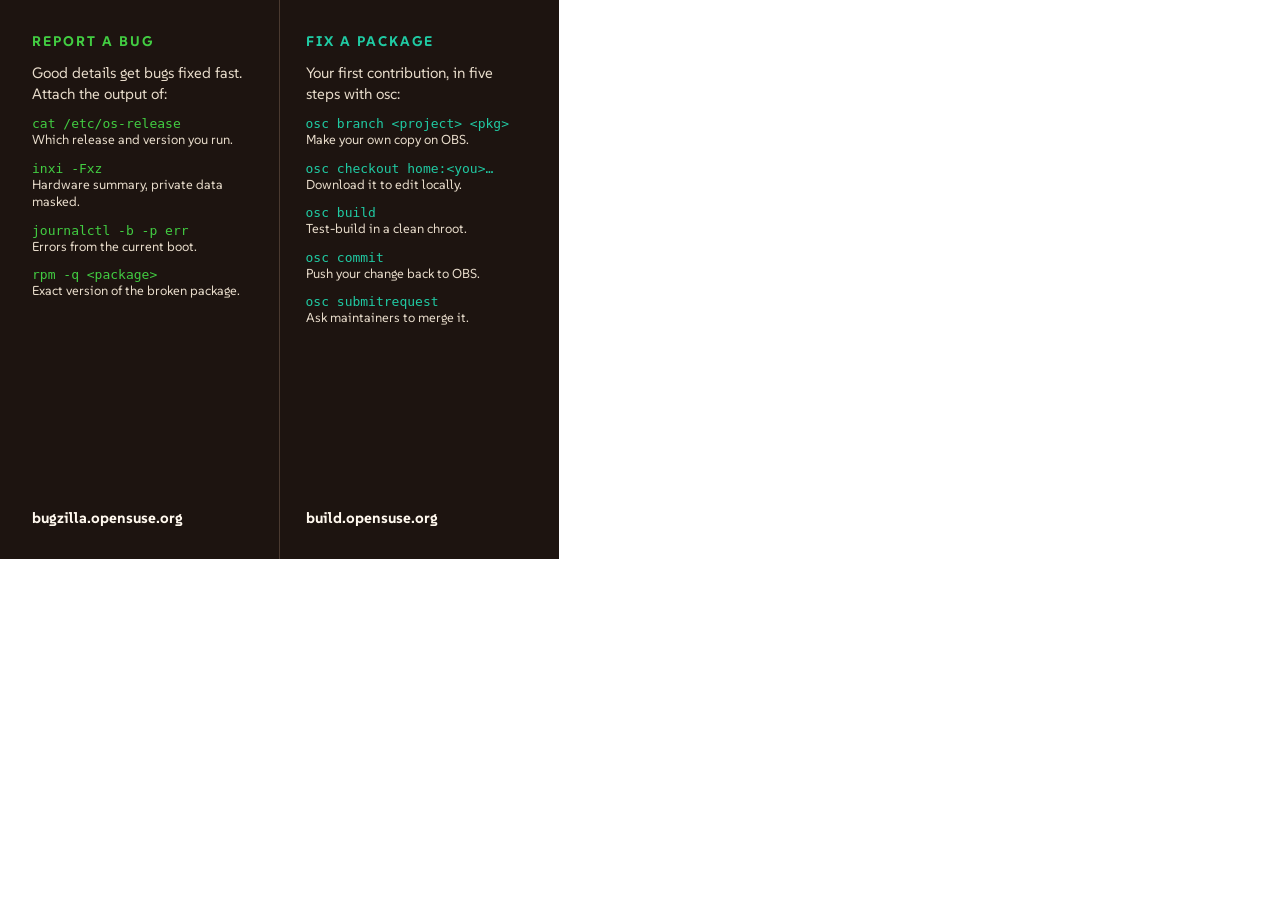
<file: Flyers/Community — square back-html/CommunityBack.dc.html>
<!doctype html>
<html lang="en">
<head>
<meta charset="utf-8">
<title>openSUSE Community flyer back</title>
<script src="./vendor/react.js"></script>
<script src="./vendor/react-dom.js"></script>
<script src="./support.js"></script>
</head>
<body>
<x-dc>
<helmet>
<link rel="stylesheet" href="https://fonts.googleapis.com/css2?family=SUSE:wght@400;700&amp;display=swap">
<style>body{margin:0}</style>
</helmet>
<div style="width: 559px; height: 559px; box-sizing: border-box; font-family: 'SUSE', sans-serif; background: #1d1410; color: #fff8ee; display: grid; grid-template-columns: repeat(2, minmax(0, 1fr))">
<div style="padding: 32px 26px 32px 32px; display: flex; flex-direction: column; gap: 12px; border-right: 1px solid #4a3a30">
<div style="font-size: 14px; font-weight: 700; letter-spacing: 2px; text-transform: uppercase; color: #42cd42">Report a bug</div>
<div style="font-size: 15px; line-height: 1.4; color: #e8dccb">Good details get bugs fixed fast. Attach the output of:</div>
<div><div style="font-family: monospace; font-size: 13px; color: #42cd42">cat /etc/os-release</div><div style="font-size: 13px; line-height: 1.35; color: #e8dccb">Which release and version you run.</div></div>
<div><div style="font-family: monospace; font-size: 13px; color: #42cd42">inxi -Fxz</div><div style="font-size: 13px; line-height: 1.35; color: #e8dccb">Hardware summary, private data masked.</div></div>
<div><div style="font-family: monospace; font-size: 13px; color: #42cd42">journalctl -b -p err</div><div style="font-size: 13px; line-height: 1.35; color: #e8dccb">Errors from the current boot.</div></div>
<div><div style="font-family: monospace; font-size: 13px; color: #42cd42">rpm -q &lt;package&gt;</div><div style="font-size: 13px; line-height: 1.35; color: #e8dccb">Exact version of the broken package.</div></div>
<div style="margin-top: auto; font-size: 15px; font-weight: 700">bugzilla.opensuse.org</div>
</div>
<div style="padding: 32px 32px 32px 26px; display: flex; flex-direction: column; gap: 12px">
<div style="font-size: 14px; font-weight: 700; letter-spacing: 2px; text-transform: uppercase; color: #20caa3">Fix a package</div>
<div style="font-size: 15px; line-height: 1.4; color: #e8dccb">Your first contribution, in five steps with osc:</div>
<div><div style="font-family: monospace; font-size: 13px; color: #20caa3">osc branch &lt;project&gt; &lt;pkg&gt;</div><div style="font-size: 13px; line-height: 1.35; color: #e8dccb">Make your own copy on OBS.</div></div>
<div><div style="font-family: monospace; font-size: 13px; color: #20caa3">osc checkout home:&lt;you&gt;…</div><div style="font-size: 13px; line-height: 1.35; color: #e8dccb">Download it to edit locally.</div></div>
<div><div style="font-family: monospace; font-size: 13px; color: #20caa3">osc build</div><div style="font-size: 13px; line-height: 1.35; color: #e8dccb">Test-build in a clean chroot.</div></div>
<div><div style="font-family: monospace; font-size: 13px; color: #20caa3">osc commit</div><div style="font-size: 13px; line-height: 1.35; color: #e8dccb">Push your change back to OBS.</div></div>
<div><div style="font-family: monospace; font-size: 13px; color: #20caa3">osc submitrequest</div><div style="font-size: 13px; line-height: 1.35; color: #e8dccb">Ask maintainers to merge it.</div></div>
<div style="margin-top: auto; font-size: 15px; font-weight: 700">build.opensuse.org</div>
</div>
</div>
</x-dc>
<script type="text/x-dc" data-dc-script data-props='{"$preview":{"width":559,"height":559}}'>
class Component extends DCLogic { renderVals() { return {}; } }
</script>
</body>
</html>
</file>
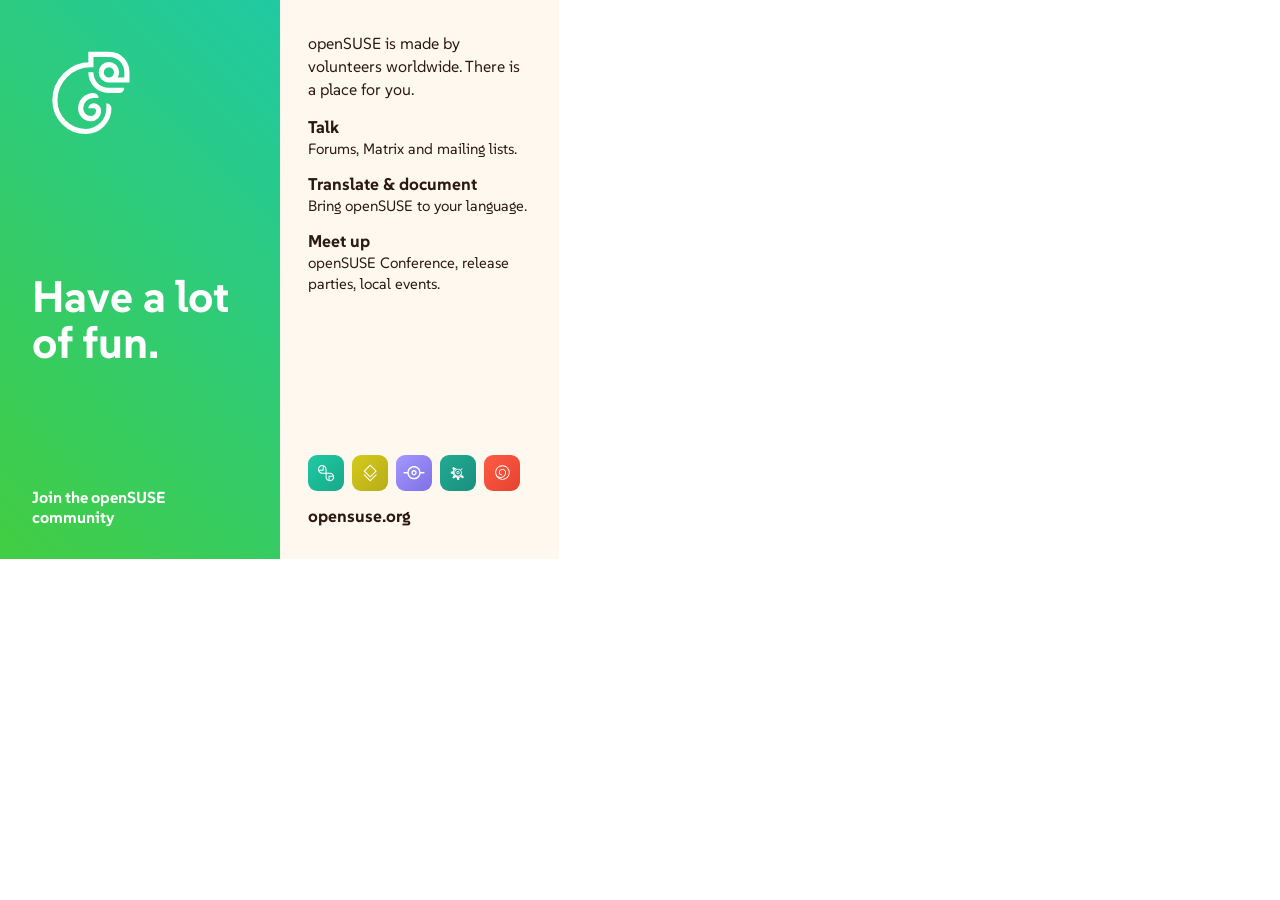
<file: Flyers/Community — square front-html/Community.dc.html>
<!doctype html>
<html lang="en">
<head>
<meta charset="utf-8">
<title>openSUSE Community flyer</title>
<script src="./vendor/react.js"></script>
<script src="./vendor/react-dom.js"></script>
<script src="./support.js"></script>
</head>
<body>
<x-dc>
<helmet>
<link rel="stylesheet" href="https://fonts.googleapis.com/css2?family=SUSE:wght@400;700&amp;display=swap">
<style>body{margin:0}</style>
</helmet>
<div style="width: 559px; height: 559px; box-sizing: border-box; font-family: 'SUSE', sans-serif; background: #fff8ee; color: #2a1a12; display: grid; grid-template-columns: repeat(2, minmax(0, 1fr))">
<div style="background: linear-gradient(45deg, #42cd42, #20caa3); padding: 32px; display: flex; flex-direction: column; justify-content: space-between; color: #ffffff">
<img src="./assets/4125e8ff2636bcfad627c2734fd4456c.svg" alt="openSUSE logo" style="width: 120px; height: 120px">
<h1 style="margin: 0; font-size: 44px; line-height: 1.04; font-weight: 700">Have a lot of fun.</h1>
<div style="font-size: 16px; font-weight: 700">Join the openSUSE community</div>
</div>
<div style="padding: 32px 28px; display: flex; flex-direction: column; gap: 14px">
<p style="margin: 0; font-size: 16px; line-height: 1.45">openSUSE is made by volunteers worldwide. There is a place for you.</p>
<div><div style="font-size: 17px; font-weight: 700">Talk</div><div style="font-size: 15px; line-height: 1.4">Forums, Matrix and mailing lists.</div></div>
<div><div style="font-size: 17px; font-weight: 700">Translate &amp; document</div><div style="font-size: 15px; line-height: 1.4">Bring openSUSE to your language.</div></div>
<div><div style="font-size: 17px; font-weight: 700">Meet up</div><div style="font-size: 15px; line-height: 1.4">openSUSE Conference, release parties, local events.</div></div>
<div style="margin-top: auto; display: flex; gap: 8px">
<div style="flex: 0 0 36px; height: 36px; border-radius: 9px; background: linear-gradient(135deg, #20caa3, #17a88a); display: flex; align-items: center; justify-content: center"><img src="./assets/4ec35cfd5321618f3d84b3431ef2ddc4.svg" alt="Tumbleweed logo" style="width: 24px; height: 24px"></div>
<div style="flex: 0 0 36px; height: 36px; border-radius: 9px; background: linear-gradient(135deg, #d4cb1b, #b8ac17); display: flex; align-items: center; justify-content: center"><img src="./assets/c0d1b4aa6a658ac8e4983e1e4413bbf0.svg" alt="Leap logo" style="width: 24px; height: 24px"></div>
<div style="flex: 0 0 36px; height: 36px; border-radius: 9px; background: linear-gradient(135deg, #a498ff, #7f6fe6); display: flex; align-items: center; justify-content: center"><img src="./assets/6b289b685c548fba023ff3d1618fed40.svg" alt="MicroOS logo" style="width: 24px; height: 24px"></div>
<div style="flex: 0 0 36px; height: 36px; border-radius: 9px; background: linear-gradient(135deg, #22ab92, #1a8f7e); display: flex; align-items: center; justify-content: center"><img src="./assets/e198e541e047106c7a5cb3dbde377d4e.svg" alt="Kalpa logo" style="width: 24px; height: 24px"></div>
<div style="flex: 0 0 36px; height: 36px; border-radius: 9px; background: linear-gradient(135deg, #ff5b45, #e4432f); display: flex; align-items: center; justify-content: center"><img src="./assets/b83c0c3c0b90940ef5ce1e044561a825.svg" alt="Slowroll logo" style="width: 24px; height: 24px"></div>
</div>
<div style="font-size: 17px; font-weight: 700">opensuse.org</div>
</div>
</div>
</x-dc>
<script type="text/x-dc" data-dc-script data-props='{"$preview":{"width":559,"height":559}}'>
class Component extends DCLogic { renderVals() { return {}; } }
</script>
</body>
</html>
</file>
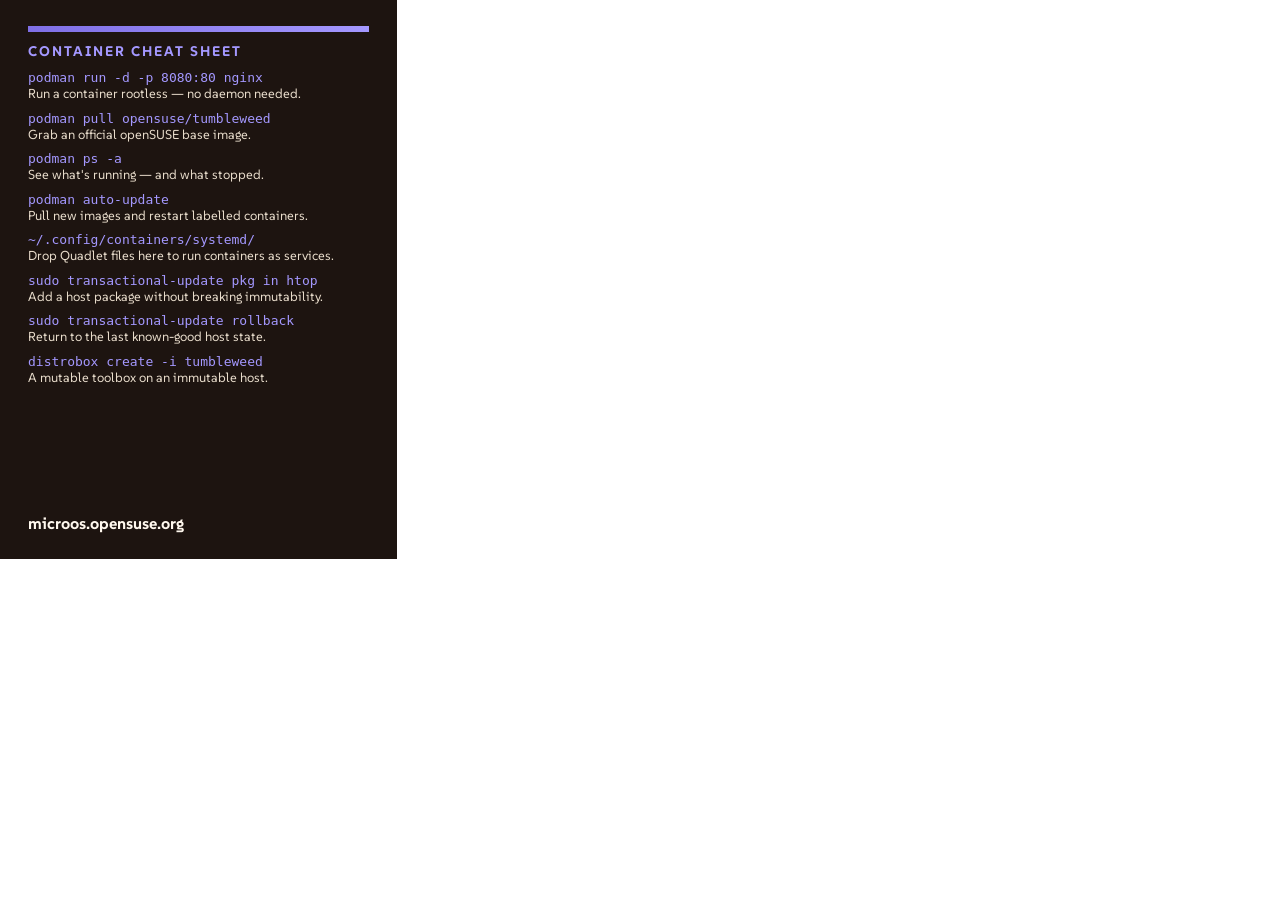
<file: Flyers/Containers — A6 back-html/ContainersBack.dc.html>
<!doctype html>
<html lang="en">
<head>
<meta charset="utf-8">
<title>openSUSE Containers flyer back</title>
<script src="./vendor/react.js"></script>
<script src="./vendor/react-dom.js"></script>
<script src="./support.js"></script>
</head>
<body>
<x-dc>
<helmet>
<link rel="stylesheet" href="https://fonts.googleapis.com/css2?family=SUSE:wght@400;700&amp;display=swap">
<style>body{margin:0}</style>
</helmet>
<div style="width: 397px; height: 559px; box-sizing: border-box; font-family: 'SUSE', sans-serif; background: #1d1410; color: #fff8ee; padding: 26px 28px; display: flex; flex-direction: column; gap: 10px">
<div style="height: 6px; background: linear-gradient(45deg, #7f6fe6, #a498ff)"></div>
<div style="font-size: 14px; font-weight: 700; letter-spacing: 2px; text-transform: uppercase; color: #a498ff">Container cheat sheet</div>
<div style="display: flex; flex-direction: column; gap: 8px">
<div><div style="font-family: monospace; font-size: 13px; color: #a498ff">podman run -d -p 8080:80 nginx</div><div style="font-size: 13px; line-height: 1.35; color: #e8dccb">Run a container rootless — no daemon needed.</div></div>
<div><div style="font-family: monospace; font-size: 13px; color: #a498ff">podman pull opensuse/tumbleweed</div><div style="font-size: 13px; line-height: 1.35; color: #e8dccb">Grab an official openSUSE base image.</div></div>
<div><div style="font-family: monospace; font-size: 13px; color: #a498ff">podman ps -a</div><div style="font-size: 13px; line-height: 1.35; color: #e8dccb">See what's running — and what stopped.</div></div>
<div><div style="font-family: monospace; font-size: 13px; color: #a498ff">podman auto-update</div><div style="font-size: 13px; line-height: 1.35; color: #e8dccb">Pull new images and restart labelled containers.</div></div>
<div><div style="font-family: monospace; font-size: 13px; color: #a498ff">~/.config/containers/systemd/</div><div style="font-size: 13px; line-height: 1.35; color: #e8dccb">Drop Quadlet files here to run containers as services.</div></div>
<div><div style="font-family: monospace; font-size: 13px; color: #a498ff">sudo transactional-update pkg in htop</div><div style="font-size: 13px; line-height: 1.35; color: #e8dccb">Add a host package without breaking immutability.</div></div>
<div><div style="font-family: monospace; font-size: 13px; color: #a498ff">sudo transactional-update rollback</div><div style="font-size: 13px; line-height: 1.35; color: #e8dccb">Return to the last known-good host state.</div></div>
<div><div style="font-family: monospace; font-size: 13px; color: #a498ff">distrobox create -i tumbleweed</div><div style="font-size: 13px; line-height: 1.35; color: #e8dccb">A mutable toolbox on an immutable host.</div></div>
</div>
<div style="margin-top: auto; font-size: 16px; font-weight: 700">microos.opensuse.org</div>
</div>
</x-dc>
<script type="text/x-dc" data-dc-script data-props='{"$preview":{"width":397,"height":559}}'>
class Component extends DCLogic { renderVals() { return {}; } }
</script>
</body>
</html>
</file>
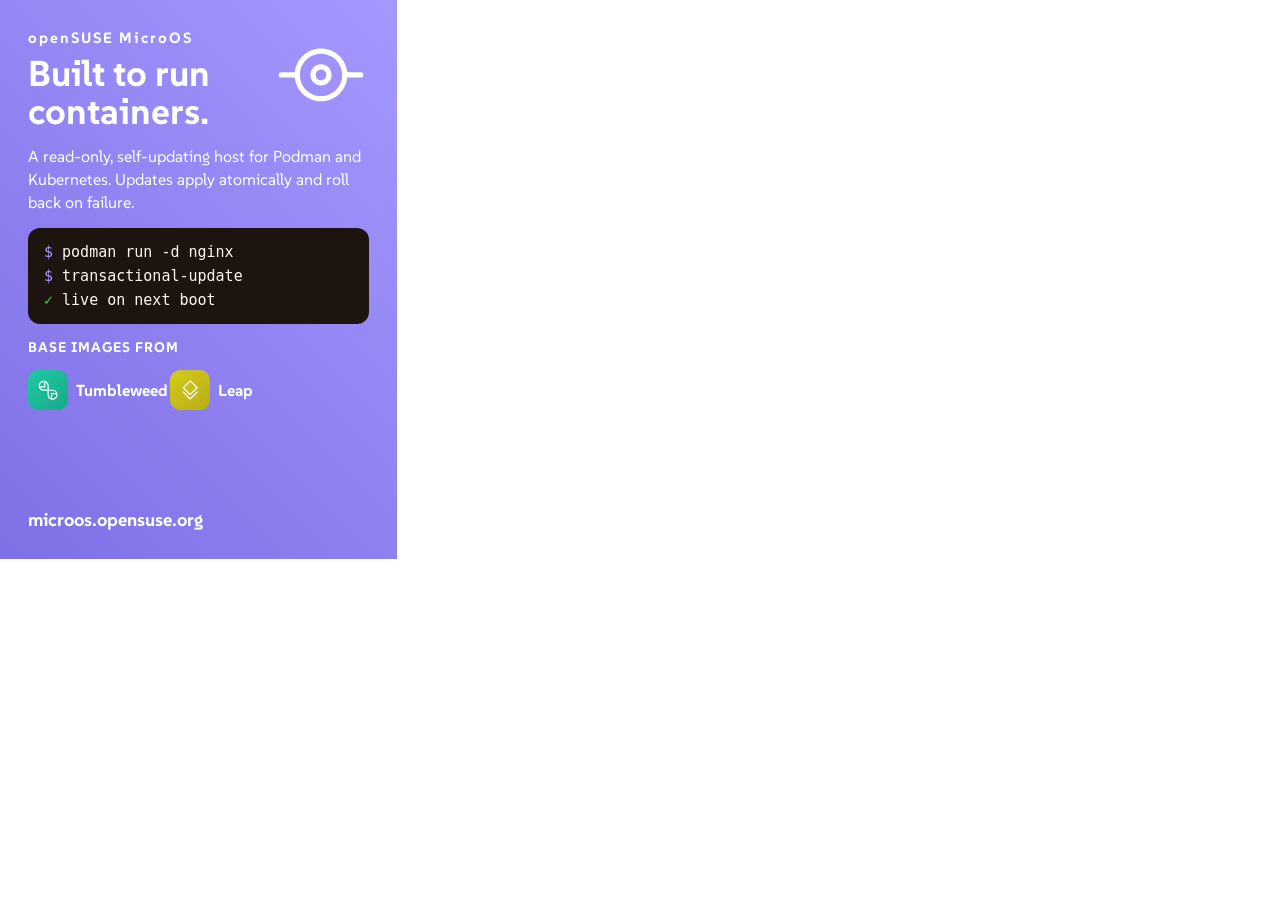
<file: Flyers/Containers — A6 front-html/Containers.dc.html>
<!doctype html>
<html lang="en">
<head>
<meta charset="utf-8">
<title>openSUSE Containers flyer</title>
<script src="./vendor/react.js"></script>
<script src="./vendor/react-dom.js"></script>
<script src="./support.js"></script>
</head>
<body>
<x-dc>
<helmet>
<link rel="stylesheet" href="https://fonts.googleapis.com/css2?family=SUSE:wght@400;700&amp;display=swap">
<style>body{margin:0}</style>
</helmet>
<div style="width: 397px; height: 559px; box-sizing: border-box; font-family: 'SUSE', sans-serif; background: linear-gradient(45deg, #7f6fe6, #a498ff); color: #ffffff; padding: 28px; display: flex; flex-direction: column; gap: 14px">
<div style="display: flex; justify-content: space-between; align-items: flex-start">
<div>
<div style="font-size: 15px; font-weight: 700; letter-spacing: 2px">openSUSE MicroOS</div>
<h1 style="margin: 8px 0 0; font-size: 36px; line-height: 1.05; font-weight: 700">Built to run containers.</h1>
</div>
<img src="./assets/6b289b685c548fba023ff3d1618fed40.svg" alt="MicroOS logo" style="width: 96px; height: 96px; flex: 0 0 96px">
</div>
<p style="margin: 0; font-size: 16px; line-height: 1.45">A read-only, self-updating host for Podman and Kubernetes. Updates apply atomically and roll back on failure.</p>
<div style="background: #1d1410; color: #fff8ee; border-radius: 12px; padding: 12px 16px; font-family: monospace; font-size: 15px; line-height: 1.6">
<div><span style="color: #a498ff">$</span> podman run -d nginx</div>
<div><span style="color: #a498ff">$</span> transactional-update</div>
<div><span style="color: #42cd42">✓</span> live on next boot</div>
</div>
<div style="font-size: 14px; font-weight: 700; letter-spacing: 1px; text-transform: uppercase">Base images from</div>
<div style="display: flex; gap: 14px">
<div style="display: flex; gap: 8px; align-items: center"><div style="flex: 0 0 40px; height: 40px; border-radius: 10px; background: linear-gradient(135deg, #20caa3, #17a88a); display: flex; align-items: center; justify-content: center"><img src="./assets/4ec35cfd5321618f3d84b3431ef2ddc4.svg" alt="Tumbleweed logo" style="width: 28px; height: 28px"></div><div style="font-size: 16px; font-weight: 700">Tumbleweed</div></div>
<div style="display: flex; gap: 8px; align-items: center"><div style="flex: 0 0 40px; height: 40px; border-radius: 10px; background: linear-gradient(135deg, #d4cb1b, #b8ac17); display: flex; align-items: center; justify-content: center"><img src="./assets/c0d1b4aa6a658ac8e4983e1e4413bbf0.svg" alt="Leap logo" style="width: 28px; height: 28px"></div><div style="font-size: 16px; font-weight: 700">Leap</div></div>
</div>
<div style="margin-top: auto; font-size: 18px; font-weight: 700">microos.opensuse.org</div>
</div>
</x-dc>
<script type="text/x-dc" data-dc-script data-props='{"$preview":{"width":397,"height":559}}'>
class Component extends DCLogic { renderVals() { return {}; } }
</script>
</body>
</html>
</file>
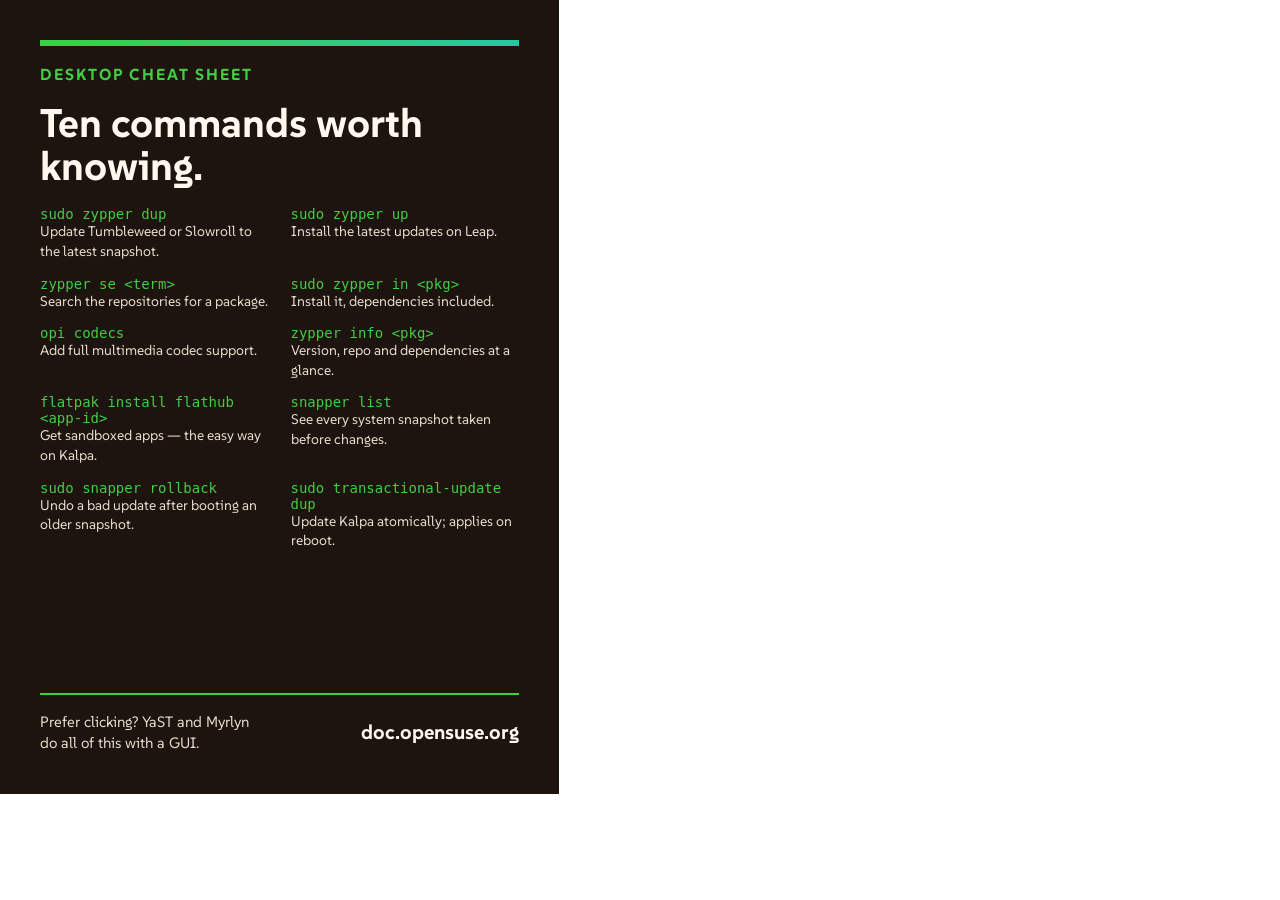
<file: Flyers/Desktop — A5 back-html/DesktopBack.dc.html>
<!doctype html>
<html lang="en">
<head>
<meta charset="utf-8">
<title>openSUSE Desktop flyer back</title>
<script src="./vendor/react.js"></script>
<script src="./vendor/react-dom.js"></script>
<script src="./support.js"></script>
</head>
<body>
<x-dc>
<helmet>
<link rel="stylesheet" href="https://fonts.googleapis.com/css2?family=SUSE:wght@400;700&amp;display=swap">
<style>body{margin:0}</style>
</helmet>
<div style="width: 559px; height: 794px; box-sizing: border-box; font-family: 'SUSE', sans-serif; background: #1d1410; color: #fff8ee; padding: 40px; display: flex; flex-direction: column; gap: 18px">
<div style="height: 6px; background: linear-gradient(45deg, #42cd42, #20caa3)"></div>
<div style="font-size: 16px; font-weight: 700; letter-spacing: 2px; text-transform: uppercase; color: #42cd42">Desktop cheat sheet</div>
<h1 style="margin: 0; font-size: 40px; line-height: 1.08; font-weight: 700">Ten commands worth knowing.</h1>
<div style="display: grid; grid-template-columns: repeat(2, minmax(0, 1fr)); gap: 14px 22px">
<div><div style="font-family: monospace; font-size: 14px; color: #42cd42">sudo zypper dup</div><div style="font-size: 14px; line-height: 1.4; color: #e8dccb">Update Tumbleweed or Slowroll to the latest snapshot.</div></div>
<div><div style="font-family: monospace; font-size: 14px; color: #42cd42">sudo zypper up</div><div style="font-size: 14px; line-height: 1.4; color: #e8dccb">Install the latest updates on Leap.</div></div>
<div><div style="font-family: monospace; font-size: 14px; color: #42cd42">zypper se &lt;term&gt;</div><div style="font-size: 14px; line-height: 1.4; color: #e8dccb">Search the repositories for a package.</div></div>
<div><div style="font-family: monospace; font-size: 14px; color: #42cd42">sudo zypper in &lt;pkg&gt;</div><div style="font-size: 14px; line-height: 1.4; color: #e8dccb">Install it, dependencies included.</div></div>
<div><div style="font-family: monospace; font-size: 14px; color: #42cd42">opi codecs</div><div style="font-size: 14px; line-height: 1.4; color: #e8dccb">Add full multimedia codec support.</div></div>
<div><div style="font-family: monospace; font-size: 14px; color: #42cd42">zypper info &lt;pkg&gt;</div><div style="font-size: 14px; line-height: 1.4; color: #e8dccb">Version, repo and dependencies at a glance.</div></div>
<div><div style="font-family: monospace; font-size: 14px; color: #42cd42">flatpak install flathub &lt;app-id&gt;</div><div style="font-size: 14px; line-height: 1.4; color: #e8dccb">Get sandboxed apps — the easy way on Kalpa.</div></div>
<div><div style="font-family: monospace; font-size: 14px; color: #42cd42">snapper list</div><div style="font-size: 14px; line-height: 1.4; color: #e8dccb">See every system snapshot taken before changes.</div></div>
<div><div style="font-family: monospace; font-size: 14px; color: #42cd42">sudo snapper rollback</div><div style="font-size: 14px; line-height: 1.4; color: #e8dccb">Undo a bad update after booting an older snapshot.</div></div>
<div><div style="font-family: monospace; font-size: 14px; color: #42cd42">sudo transactional-update dup</div><div style="font-size: 14px; line-height: 1.4; color: #e8dccb">Update Kalpa atomically; applies on reboot.</div></div>
</div>
<div style="margin-top: auto; border-top: 2px solid #42cd42; padding-top: 16px; display: flex; justify-content: space-between; align-items: center">
<div style="font-size: 15px; line-height: 1.45; color: #e8dccb">Prefer clicking? YaST and Myrlyn<br>do all of this with a GUI.</div>
<div style="font-size: 20px; font-weight: 700">doc.opensuse.org</div>
</div>
</div>
</x-dc>
<script type="text/x-dc" data-dc-script data-props='{"$preview":{"width":559,"height":794}}'>
class Component extends DCLogic { renderVals() { return {}; } }
</script>
</body>
</html>
</file>
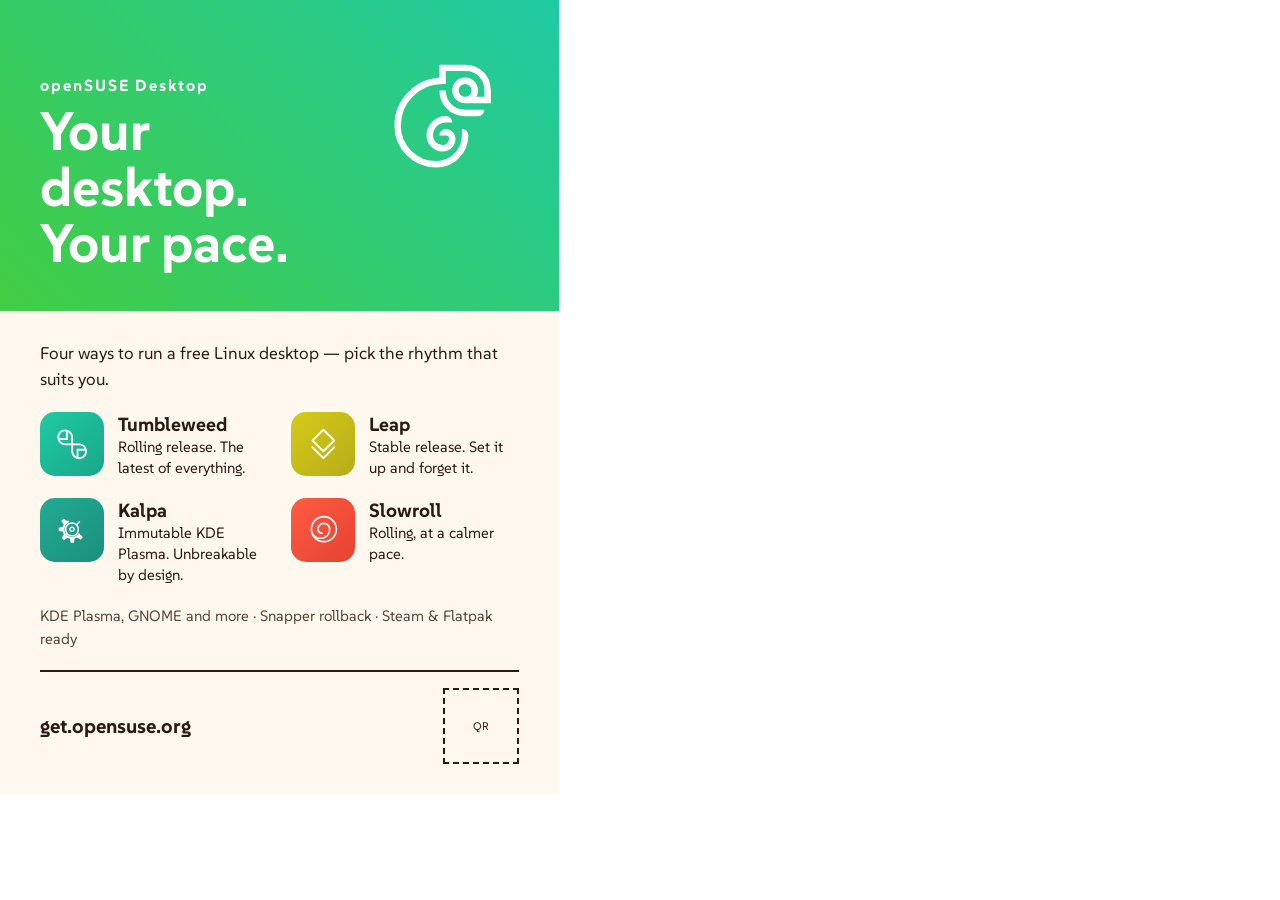
<file: Flyers/Desktop — A5 front-html/Main.dc.html>
<!doctype html>
<html lang="en">
<head>
<meta charset="utf-8">
<title>openSUSE Desktop flyer</title>
<script src="./vendor/react.js"></script>
<script src="./vendor/react-dom.js"></script>
<script src="./support.js"></script>
</head>
<body>
<x-dc>
<helmet>
<link rel="stylesheet" href="https://fonts.googleapis.com/css2?family=SUSE:wght@400;700&amp;display=swap">
<style>body{margin:0}</style>
</helmet>
<div style="width: 559px; height: 794px; box-sizing: border-box; font-family: 'SUSE', sans-serif; background: #fff8ee; color: #2a1a12; display: flex; flex-direction: column">
<div style="height: 330px; box-sizing: border-box; padding: 40px; background: linear-gradient(45deg, #42cd42, #20caa3); display: flex; justify-content: space-between; align-items: flex-end; color: #ffffff">
<div>
<div style="font-size: 16px; font-weight: 700; letter-spacing: 2px">openSUSE Desktop</div>
<h1 style="margin: 8px 0 0; font-size: 54px; line-height: 1.04; font-weight: 700">Your desktop.<br>Your pace.</h1>
</div>
<img src="./assets/4125e8ff2636bcfad627c2734fd4456c.svg" alt="openSUSE logo" style="width: 150px; height: 150px; align-self: flex-start">
</div>
<div style="flex-grow: 1; padding: 30px 40px; display: flex; flex-direction: column; gap: 20px">
<p style="margin: 0; font-size: 17px; line-height: 1.5">Four ways to run a free Linux desktop — pick the rhythm that suits you.</p>
<div style="display: grid; grid-template-columns: repeat(2, minmax(0, 1fr)); gap: 20px 22px">
<div style="display: flex; gap: 14px; align-items: flex-start">
<div style="flex: 0 0 64px; height: 64px; border-radius: 15px; background: linear-gradient(135deg, #20caa3, #17a88a); display: flex; align-items: center; justify-content: center"><img src="./assets/4ec35cfd5321618f3d84b3431ef2ddc4.svg" alt="Tumbleweed logo" style="width: 44px; height: 44px"></div>
<div><div style="font-size: 19px; font-weight: 700">Tumbleweed</div><div style="font-size: 15px; line-height: 1.4">Rolling release. The latest of everything.</div></div>
</div>
<div style="display: flex; gap: 14px; align-items: flex-start">
<div style="flex: 0 0 64px; height: 64px; border-radius: 15px; background: linear-gradient(135deg, #d4cb1b, #b8ac17); display: flex; align-items: center; justify-content: center"><img src="./assets/c0d1b4aa6a658ac8e4983e1e4413bbf0.svg" alt="Leap logo" style="width: 44px; height: 44px"></div>
<div><div style="font-size: 19px; font-weight: 700">Leap</div><div style="font-size: 15px; line-height: 1.4">Stable release. Set it up and forget it.</div></div>
</div>
<div style="display: flex; gap: 14px; align-items: flex-start">
<div style="flex: 0 0 64px; height: 64px; border-radius: 15px; background: linear-gradient(135deg, #22ab92, #1a8f7e); display: flex; align-items: center; justify-content: center"><img src="./assets/e198e541e047106c7a5cb3dbde377d4e.svg" alt="Kalpa logo" style="width: 44px; height: 44px"></div>
<div><div style="font-size: 19px; font-weight: 700">Kalpa</div><div style="font-size: 15px; line-height: 1.4">Immutable KDE Plasma. Unbreakable by design.</div></div>
</div>
<div style="display: flex; gap: 14px; align-items: flex-start">
<div style="flex: 0 0 64px; height: 64px; border-radius: 15px; background: linear-gradient(135deg, #ff5b45, #e4432f); display: flex; align-items: center; justify-content: center"><img src="./assets/b83c0c3c0b90940ef5ce1e044561a825.svg" alt="Slowroll logo" style="width: 44px; height: 44px"></div>
<div><div style="font-size: 19px; font-weight: 700">Slowroll</div><div style="font-size: 15px; line-height: 1.4">Rolling, at a calmer pace.</div></div>
</div>
</div>
<div style="font-size: 15px; line-height: 1.5; color: #5a4436">KDE Plasma, GNOME and more · Snapper rollback · Steam &amp; Flatpak ready</div>
<div style="margin-top: auto; display: flex; justify-content: space-between; align-items: center; border-top: 2px solid #2a1a12; padding-top: 16px">
<div style="font-size: 20px; font-weight: 700">get.opensuse.org</div>
<div style="width: 72px; height: 72px; border: 2px dashed #2a1a12; display: flex; align-items: center; justify-content: center; font-size: 11px">QR</div>
</div>
</div>
</div>
</x-dc>
<script type="text/x-dc" data-dc-script data-props='{"$preview":{"width":559,"height":794}}'>
class Component extends DCLogic { renderVals() { return {}; } }
</script>
</body>
</html>
</file>
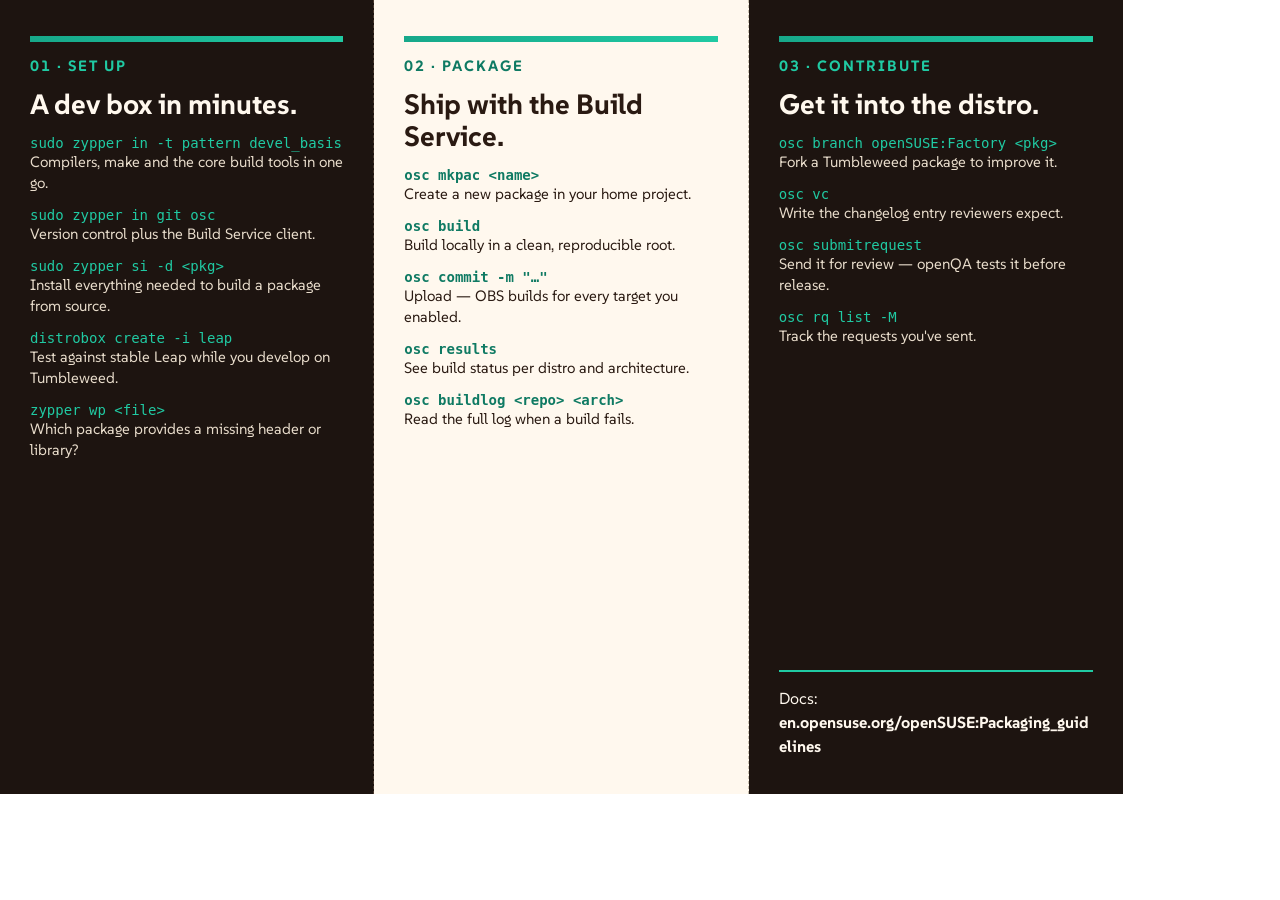
<file: Flyers/Development — A4 trifold, inside-html/DevInside.dc.html>
<!doctype html>
<html lang="en">
<head>
<meta charset="utf-8">
<title>openSUSE Development trifold inside</title>
<script src="./vendor/react.js"></script>
<script src="./vendor/react-dom.js"></script>
<script src="./support.js"></script>
</head>
<body>
<x-dc>
<helmet>
<link rel="stylesheet" href="https://fonts.googleapis.com/css2?family=SUSE:wght@400;700&amp;display=swap">
<style>body{margin:0}</style>
</helmet>
<div style="width: 1123px; height: 794px; font-family: 'SUSE', sans-serif; display: grid; grid-template-columns: repeat(3, minmax(0, 1fr))">
<div style="background: #1d1410; color: #fff8ee; padding: 36px 30px; display: flex; flex-direction: column; gap: 14px; border-right: 1px dashed #4a3a30">
<div style="height: 6px; background: linear-gradient(45deg, #17a88a, #20caa3)"></div>
<div style="font-size: 15px; font-weight: 700; letter-spacing: 2px; text-transform: uppercase; color: #20caa3">01 · Set up</div>
<h2 style="margin: 0; font-size: 28px; line-height: 1.15">A dev box in minutes.</h2>
<div><div style="font-family: monospace; font-size: 14px; color: #20caa3">sudo zypper in -t pattern devel_basis</div><div style="font-size: 15px; line-height: 1.4; color: #e8dccb">Compilers, make and the core build tools in one go.</div></div>
<div><div style="font-family: monospace; font-size: 14px; color: #20caa3">sudo zypper in git osc</div><div style="font-size: 15px; line-height: 1.4; color: #e8dccb">Version control plus the Build Service client.</div></div>
<div><div style="font-family: monospace; font-size: 14px; color: #20caa3">sudo zypper si -d &lt;pkg&gt;</div><div style="font-size: 15px; line-height: 1.4; color: #e8dccb">Install everything needed to build a package from source.</div></div>
<div><div style="font-family: monospace; font-size: 14px; color: #20caa3">distrobox create -i leap</div><div style="font-size: 15px; line-height: 1.4; color: #e8dccb">Test against stable Leap while you develop on Tumbleweed.</div></div>
<div><div style="font-family: monospace; font-size: 14px; color: #20caa3">zypper wp &lt;file&gt;</div><div style="font-size: 15px; line-height: 1.4; color: #e8dccb">Which package provides a missing header or library?</div></div>
</div>
<div style="background: #fff8ee; color: #2a1a12; padding: 36px 30px; display: flex; flex-direction: column; gap: 14px; border-right: 1px dashed #c9bfae">
<div style="height: 6px; background: linear-gradient(45deg, #17a88a, #20caa3)"></div>
<div style="font-size: 15px; font-weight: 700; letter-spacing: 2px; text-transform: uppercase; color: #0f7a63">02 · Package</div>
<h2 style="margin: 0; font-size: 28px; line-height: 1.15">Ship with the Build Service.</h2>
<div><div style="font-family: monospace; font-size: 14px; font-weight: 700; color: #0f7a63">osc mkpac &lt;name&gt;</div><div style="font-size: 15px; line-height: 1.4">Create a new package in your home project.</div></div>
<div><div style="font-family: monospace; font-size: 14px; font-weight: 700; color: #0f7a63">osc build</div><div style="font-size: 15px; line-height: 1.4">Build locally in a clean, reproducible root.</div></div>
<div><div style="font-family: monospace; font-size: 14px; font-weight: 700; color: #0f7a63">osc commit -m "…"</div><div style="font-size: 15px; line-height: 1.4">Upload — OBS builds for every target you enabled.</div></div>
<div><div style="font-family: monospace; font-size: 14px; font-weight: 700; color: #0f7a63">osc results</div><div style="font-size: 15px; line-height: 1.4">See build status per distro and architecture.</div></div>
<div><div style="font-family: monospace; font-size: 14px; font-weight: 700; color: #0f7a63">osc buildlog &lt;repo&gt; &lt;arch&gt;</div><div style="font-size: 15px; line-height: 1.4">Read the full log when a build fails.</div></div>
</div>
<div style="background: #1d1410; color: #fff8ee; padding: 36px 30px; display: flex; flex-direction: column; gap: 14px">
<div style="height: 6px; background: linear-gradient(45deg, #17a88a, #20caa3)"></div>
<div style="font-size: 15px; font-weight: 700; letter-spacing: 2px; text-transform: uppercase; color: #20caa3">03 · Contribute</div>
<h2 style="margin: 0; font-size: 28px; line-height: 1.15">Get it into the distro.</h2>
<div><div style="font-family: monospace; font-size: 14px; color: #20caa3">osc branch openSUSE:Factory &lt;pkg&gt;</div><div style="font-size: 15px; line-height: 1.4; color: #e8dccb">Fork a Tumbleweed package to improve it.</div></div>
<div><div style="font-family: monospace; font-size: 14px; color: #20caa3">osc vc</div><div style="font-size: 15px; line-height: 1.4; color: #e8dccb">Write the changelog entry reviewers expect.</div></div>
<div><div style="font-family: monospace; font-size: 14px; color: #20caa3">osc submitrequest</div><div style="font-size: 15px; line-height: 1.4; color: #e8dccb">Send it for review — openQA tests it before release.</div></div>
<div><div style="font-family: monospace; font-size: 14px; color: #20caa3">osc rq list -M</div><div style="font-size: 15px; line-height: 1.4; color: #e8dccb">Track the requests you've sent.</div></div>
<div style="margin-top: auto; border-top: 2px solid #20caa3; padding-top: 14px; font-size: 16px; line-height: 1.5; overflow-wrap: anywhere">Docs: <b>en.opensuse.org/openSUSE:Packaging_guidelines</b></div>
</div>
</div>
</x-dc>
<script type="text/x-dc" data-dc-script data-props='{"$preview":{"width":1123,"height":794}}'>
class Component extends DCLogic { renderVals() { return {}; } }
</script>
</body>
</html>
</file>
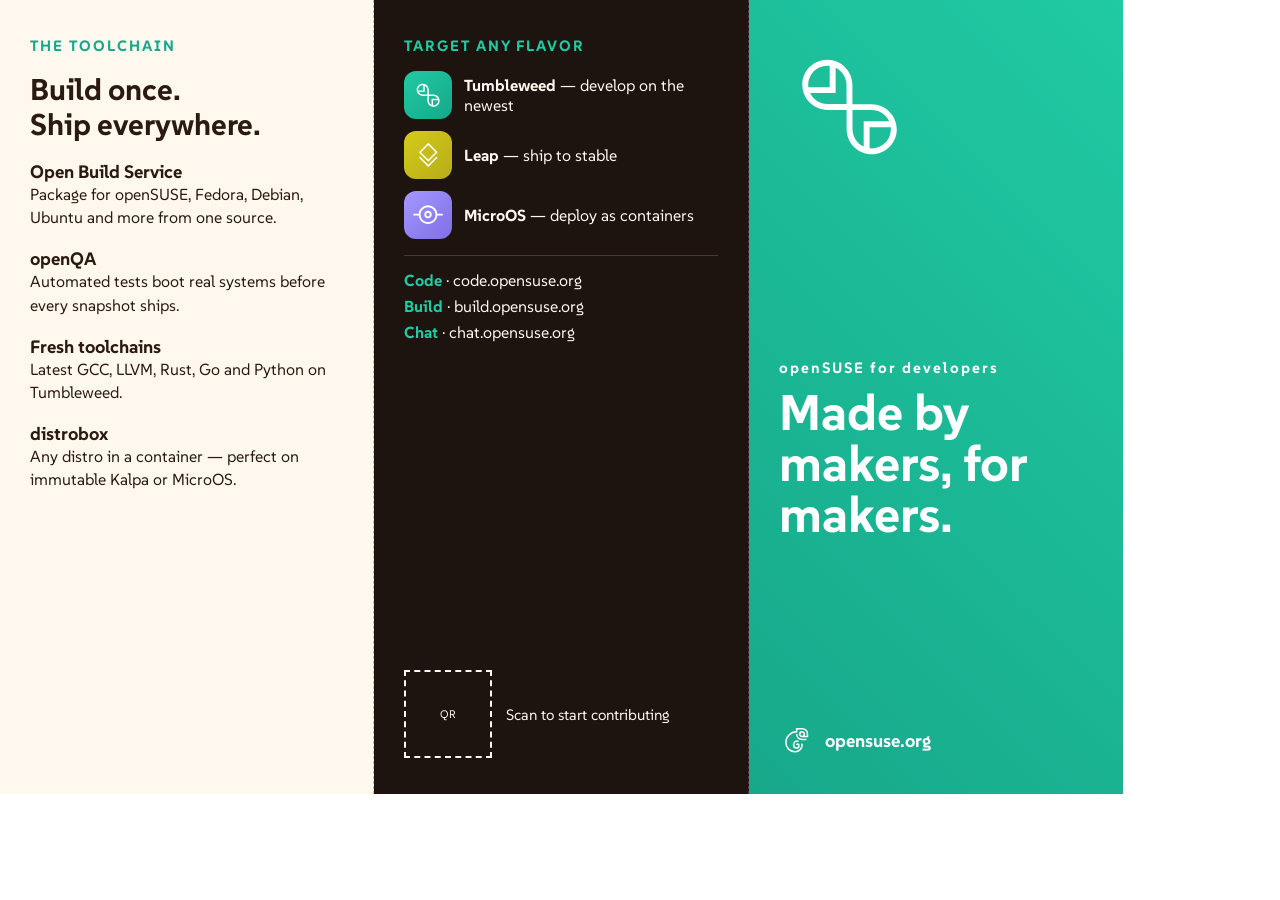
<file: Flyers/Development — A4 trifold, outside-html/Dev.dc.html>
<!doctype html>
<html lang="en">
<head>
<meta charset="utf-8">
<title>openSUSE Development trifold</title>
<script src="./vendor/react.js"></script>
<script src="./vendor/react-dom.js"></script>
<script src="./support.js"></script>
</head>
<body>
<x-dc>
<helmet>
<link rel="stylesheet" href="https://fonts.googleapis.com/css2?family=SUSE:wght@400;700&amp;display=swap">
<style>body{margin:0}</style>
</helmet>
<div style="width: 1123px; height: 794px; font-family: 'SUSE', sans-serif; display: grid; grid-template-columns: repeat(3, minmax(0, 1fr)); color: #2a1a12">
<div style="background: #fff8ee; padding: 36px 30px; display: flex; flex-direction: column; gap: 18px; border-right: 1px dashed #c9bfae">
<div style="font-size: 15px; font-weight: 700; letter-spacing: 2px; text-transform: uppercase; color: #17a88a">The toolchain</div>
<h2 style="margin: 0; font-size: 30px; line-height: 1.15">Build once.<br>Ship everywhere.</h2>
<div><div style="font-size: 18px; font-weight: 700">Open Build Service</div><div style="font-size: 16px; line-height: 1.45">Package for openSUSE, Fedora, Debian, Ubuntu and more from one source.</div></div>
<div><div style="font-size: 18px; font-weight: 700">openQA</div><div style="font-size: 16px; line-height: 1.45">Automated tests boot real systems before every snapshot ships.</div></div>
<div><div style="font-size: 18px; font-weight: 700">Fresh toolchains</div><div style="font-size: 16px; line-height: 1.45">Latest GCC, LLVM, Rust, Go and Python on Tumbleweed.</div></div>
<div><div style="font-size: 18px; font-weight: 700">distrobox</div><div style="font-size: 16px; line-height: 1.45">Any distro in a container — perfect on immutable Kalpa or MicroOS.</div></div>
</div>
<div style="background: #1d1410; color: #fff8ee; padding: 36px 30px; display: flex; flex-direction: column; gap: 16px; border-right: 1px dashed #4a3a30">
<div style="font-size: 15px; font-weight: 700; letter-spacing: 2px; text-transform: uppercase; color: #20caa3">Target any flavor</div>
<div style="display: flex; flex-direction: column; gap: 12px">
<div style="display: flex; gap: 12px; align-items: center"><div style="flex: 0 0 48px; height: 48px; border-radius: 12px; background: linear-gradient(135deg, #20caa3, #17a88a); display: flex; align-items: center; justify-content: center"><img src="./assets/4ec35cfd5321618f3d84b3431ef2ddc4.svg" alt="Tumbleweed logo" style="width: 34px; height: 34px"></div><div style="font-size: 16px"><b>Tumbleweed</b> — develop on the newest</div></div>
<div style="display: flex; gap: 12px; align-items: center"><div style="flex: 0 0 48px; height: 48px; border-radius: 12px; background: linear-gradient(135deg, #d4cb1b, #b8ac17); display: flex; align-items: center; justify-content: center"><img src="./assets/c0d1b4aa6a658ac8e4983e1e4413bbf0.svg" alt="Leap logo" style="width: 34px; height: 34px"></div><div style="font-size: 16px"><b>Leap</b> — ship to stable</div></div>
<div style="display: flex; gap: 12px; align-items: center"><div style="flex: 0 0 48px; height: 48px; border-radius: 12px; background: linear-gradient(135deg, #a498ff, #7f6fe6); display: flex; align-items: center; justify-content: center"><img src="./assets/6b289b685c548fba023ff3d1618fed40.svg" alt="MicroOS logo" style="width: 34px; height: 34px"></div><div style="font-size: 16px"><b>MicroOS</b> — deploy as containers</div></div>
</div>
<div style="font-size: 16px; display: flex; flex-direction: column; gap: 6px; border-top: 1px solid #4a3a30; padding-top: 14px">
<div><b style="color: #20caa3">Code</b> · code.opensuse.org</div>
<div><b style="color: #20caa3">Build</b> · build.opensuse.org</div>
<div><b style="color: #20caa3">Chat</b> · chat.opensuse.org</div>
</div>
<div style="margin-top: auto; display: flex; gap: 14px; align-items: center">
<div style="width: 84px; height: 84px; border: 2px dashed #fff8ee; display: flex; align-items: center; justify-content: center; font-size: 11px">QR</div>
<div style="font-size: 15px; line-height: 1.4">Scan to start contributing</div>
</div>
</div>
<div style="background: linear-gradient(45deg, #17a88a, #20caa3); padding: 36px 30px; display: flex; flex-direction: column; justify-content: space-between; color: #ffffff">
<img src="./assets/4ec35cfd5321618f3d84b3431ef2ddc4.svg" alt="Tumbleweed logo" style="width: 140px; height: 140px">
<div>
<div style="font-size: 15px; font-weight: 700; letter-spacing: 2px">openSUSE for developers</div>
<h1 style="margin: 10px 0 0; font-size: 50px; line-height: 1.02; font-weight: 700">Made by makers, for makers.</h1>
</div>
<div style="display: flex; gap: 10px; align-items: center"><img src="./assets/4125e8ff2636bcfad627c2734fd4456c.svg" alt="openSUSE logo" style="width: 36px; height: 36px"><div style="font-size: 18px; font-weight: 700">opensuse.org</div></div>
</div>
</div>
</x-dc>
<script type="text/x-dc" data-dc-script data-props='{"$preview":{"width":1123,"height":794}}'>
class Component extends DCLogic { renderVals() { return {}; } }
</script>
</body>
</html>
</file>
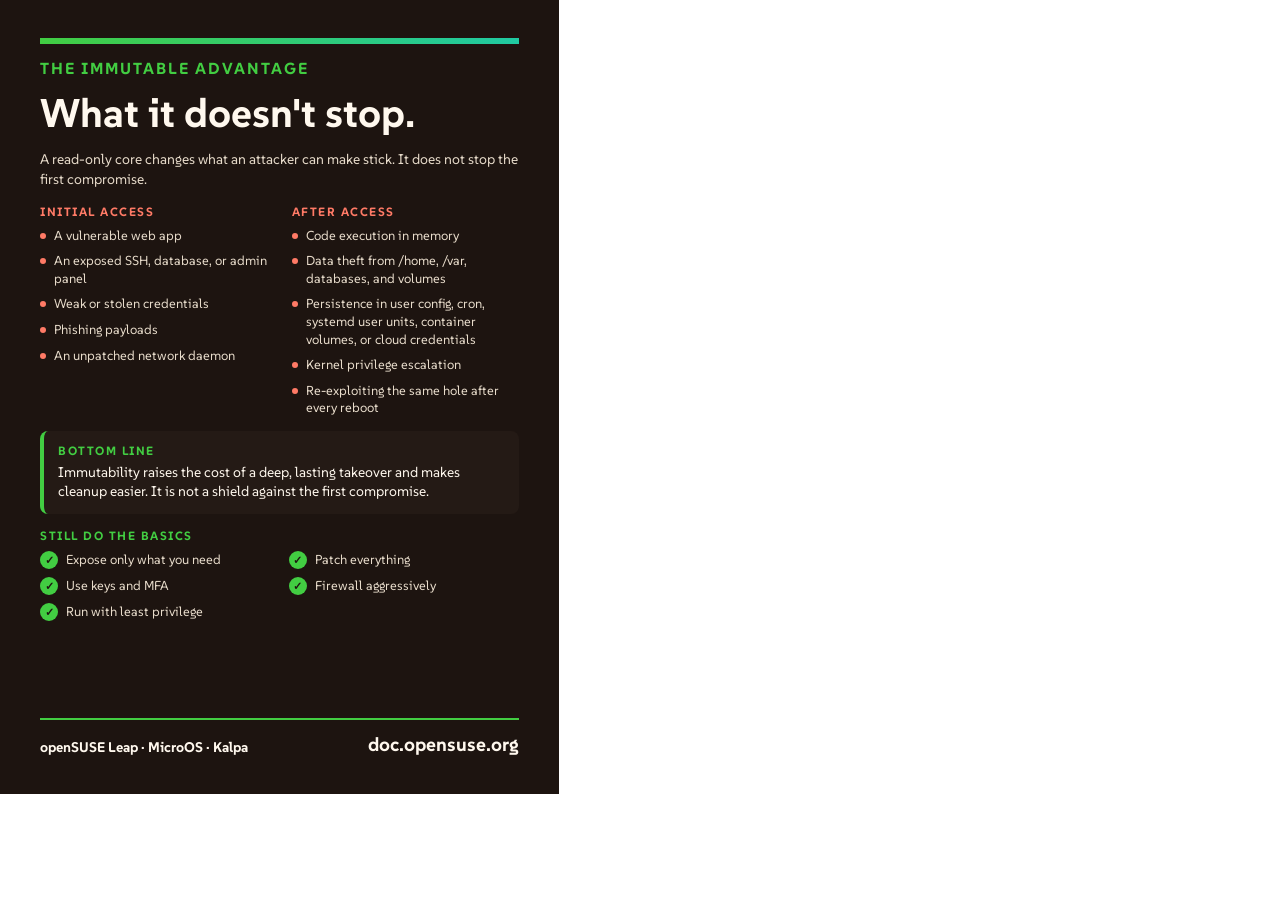
<file: Flyers/Immutable Advantage — A5 back-html/ImmutableAdvantageBack.dc.html>
<!doctype html>
<html lang="en">
<head>
<meta charset="utf-8">
<title>The Immutable Advantage flyer back</title>
<script src="./vendor/react.js"></script>
<script src="./vendor/react-dom.js"></script>
<script src="./support.js"></script>
</head>
<body>
<x-dc>
<helmet>
<link rel="stylesheet" href="https://fonts.googleapis.com/css2?family=SUSE:wght@400;700&amp;display=swap">
<style>body{margin:0}</style>
</helmet>
<div style="width: 559px; height: 794px; box-sizing: border-box; font-family: 'SUSE', sans-serif; background: #1d1410; color: #fff8ee; padding: 38px 40px; display: flex; flex-direction: column; gap: 14px">
<div style="height: 6px; background: linear-gradient(45deg, #42cd42, #20caa3)"></div>
<div style="font-size: 16px; font-weight: 700; letter-spacing: 2px; color: #42cd42">THE IMMUTABLE ADVANTAGE</div>
<h1 style="margin: 0; font-size: 40px; line-height: 1.08; font-weight: 700">What it doesn't stop.</h1>
<p style="margin: 0; font-size: 14px; line-height: 1.45; color: #e8dccb">A read-only core changes what an attacker can make stick. It does not stop the first compromise.</p>
<div style="display: grid; grid-template-columns: repeat(2, minmax(0, 1fr)); gap: 18px 24px">
<div>
<div style="font-size: 12px; font-weight: 700; letter-spacing: 1.5px; color: #ff7a66; margin-bottom: 8px">INITIAL ACCESS</div>
<div style="display: flex; flex-direction: column; gap: 8px">
<div style="display: flex; gap: 8px; align-items: flex-start"><div style="flex: 0 0 6px; height: 6px; border-radius: 50%; background: #ff7a66; margin-top: 6px"></div><div style="font-size: 13px; line-height: 1.35; color: #e8dccb">A vulnerable web app</div></div>
<div style="display: flex; gap: 8px; align-items: flex-start"><div style="flex: 0 0 6px; height: 6px; border-radius: 50%; background: #ff7a66; margin-top: 6px"></div><div style="font-size: 13px; line-height: 1.35; color: #e8dccb">An exposed SSH, database, or admin panel</div></div>
<div style="display: flex; gap: 8px; align-items: flex-start"><div style="flex: 0 0 6px; height: 6px; border-radius: 50%; background: #ff7a66; margin-top: 6px"></div><div style="font-size: 13px; line-height: 1.35; color: #e8dccb">Weak or stolen credentials</div></div>
<div style="display: flex; gap: 8px; align-items: flex-start"><div style="flex: 0 0 6px; height: 6px; border-radius: 50%; background: #ff7a66; margin-top: 6px"></div><div style="font-size: 13px; line-height: 1.35; color: #e8dccb">Phishing payloads</div></div>
<div style="display: flex; gap: 8px; align-items: flex-start"><div style="flex: 0 0 6px; height: 6px; border-radius: 50%; background: #ff7a66; margin-top: 6px"></div><div style="font-size: 13px; line-height: 1.35; color: #e8dccb">An unpatched network daemon</div></div>
</div>
</div>
<div>
<div style="font-size: 12px; font-weight: 700; letter-spacing: 1.5px; color: #ff7a66; margin-bottom: 8px">AFTER ACCESS</div>
<div style="display: flex; flex-direction: column; gap: 8px">
<div style="display: flex; gap: 8px; align-items: flex-start"><div style="flex: 0 0 6px; height: 6px; border-radius: 50%; background: #ff7a66; margin-top: 6px"></div><div style="font-size: 13px; line-height: 1.35; color: #e8dccb">Code execution in memory</div></div>
<div style="display: flex; gap: 8px; align-items: flex-start"><div style="flex: 0 0 6px; height: 6px; border-radius: 50%; background: #ff7a66; margin-top: 6px"></div><div style="font-size: 13px; line-height: 1.35; color: #e8dccb">Data theft from /home, /var, databases, and volumes</div></div>
<div style="display: flex; gap: 8px; align-items: flex-start"><div style="flex: 0 0 6px; height: 6px; border-radius: 50%; background: #ff7a66; margin-top: 6px"></div><div style="font-size: 13px; line-height: 1.35; color: #e8dccb">Persistence in user config, cron, systemd user units, container volumes, or cloud credentials</div></div>
<div style="display: flex; gap: 8px; align-items: flex-start"><div style="flex: 0 0 6px; height: 6px; border-radius: 50%; background: #ff7a66; margin-top: 6px"></div><div style="font-size: 13px; line-height: 1.35; color: #e8dccb">Kernel privilege escalation</div></div>
<div style="display: flex; gap: 8px; align-items: flex-start"><div style="flex: 0 0 6px; height: 6px; border-radius: 50%; background: #ff7a66; margin-top: 6px"></div><div style="font-size: 13px; line-height: 1.35; color: #e8dccb">Re-exploiting the same hole after every reboot</div></div>
</div>
</div>
</div>
<div style="border-left: 4px solid #42cd42; background: #241a15; border-radius: 8px; padding: 12px 14px">
<div style="font-size: 12px; font-weight: 700; letter-spacing: 1.5px; color: #42cd42; margin-bottom: 5px">BOTTOM LINE</div>
<div style="font-size: 14px; line-height: 1.4">Immutability raises the cost of a deep, lasting takeover and makes cleanup easier. It is not a shield against the first compromise.</div>
</div>
<div>
<div style="font-size: 12px; font-weight: 700; letter-spacing: 1.5px; color: #42cd42; margin-bottom: 8px">STILL DO THE BASICS</div>
<div style="display: grid; grid-template-columns: repeat(2, minmax(0, 1fr)); gap: 8px 18px">
<div style="display: flex; gap: 8px; align-items: center"><div style="flex: 0 0 18px; height: 18px; border-radius: 50%; background: #42cd42; color: #1d1410; display: flex; align-items: center; justify-content: center; font-size: 11px; font-weight: 700">✓</div><div style="font-size: 13px; color: #e8dccb">Expose only what you need</div></div>
<div style="display: flex; gap: 8px; align-items: center"><div style="flex: 0 0 18px; height: 18px; border-radius: 50%; background: #42cd42; color: #1d1410; display: flex; align-items: center; justify-content: center; font-size: 11px; font-weight: 700">✓</div><div style="font-size: 13px; color: #e8dccb">Patch everything</div></div>
<div style="display: flex; gap: 8px; align-items: center"><div style="flex: 0 0 18px; height: 18px; border-radius: 50%; background: #42cd42; color: #1d1410; display: flex; align-items: center; justify-content: center; font-size: 11px; font-weight: 700">✓</div><div style="font-size: 13px; color: #e8dccb">Use keys and MFA</div></div>
<div style="display: flex; gap: 8px; align-items: center"><div style="flex: 0 0 18px; height: 18px; border-radius: 50%; background: #42cd42; color: #1d1410; display: flex; align-items: center; justify-content: center; font-size: 11px; font-weight: 700">✓</div><div style="font-size: 13px; color: #e8dccb">Firewall aggressively</div></div>
<div style="display: flex; gap: 8px; align-items: center"><div style="flex: 0 0 18px; height: 18px; border-radius: 50%; background: #42cd42; color: #1d1410; display: flex; align-items: center; justify-content: center; font-size: 11px; font-weight: 700">✓</div><div style="font-size: 13px; color: #e8dccb">Run with least privilege</div></div>
</div>
</div>
<div style="margin-top: auto; border-top: 2px solid #42cd42; padding-top: 12px; display: flex; justify-content: space-between; align-items: flex-end">
<div style="font-size: 14px; font-weight: 700">openSUSE Leap · MicroOS · Kalpa</div>
<div style="font-size: 19px; font-weight: 700">doc.opensuse.org</div>
</div>
</div>
</x-dc>
<script type="text/x-dc" data-dc-script data-props='{"$preview":{"width":559,"height":794}}'>
class Component extends DCLogic { renderVals() { return {}; } }
</script>
</body>
</html>
</file>
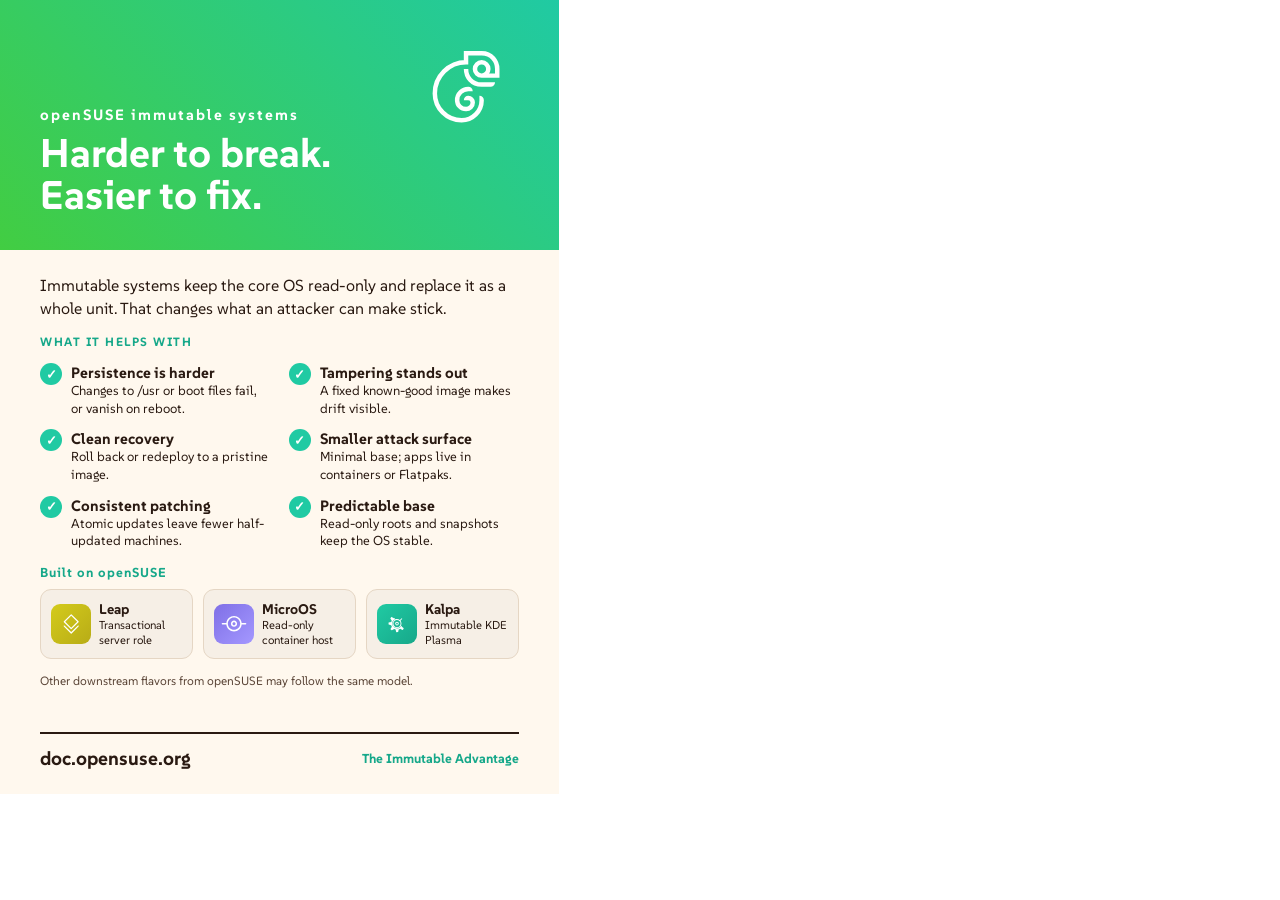
<file: Flyers/Immutable Advantage — A5 front-html/ImmutableAdvantage.dc.html>
<!doctype html>
<html lang="en">
<head>
<meta charset="utf-8">
<title>The Immutable Advantage flyer</title>
<script src="./vendor/react.js"></script>
<script src="./vendor/react-dom.js"></script>
<script src="./support.js"></script>
</head>
<body>
<x-dc>
<helmet>
<link rel="stylesheet" href="https://fonts.googleapis.com/css2?family=SUSE:wght@400;700&amp;display=swap">
<style>body{margin:0}</style>
</helmet>
<div style="width: 559px; height: 794px; box-sizing: border-box; font-family: 'SUSE', sans-serif; background: #fff8ee; color: #2a1a12; display: flex; flex-direction: column">
<div style="height: 250px; box-sizing: border-box; padding: 34px 40px; background: linear-gradient(45deg, #42cd42, #20caa3); display: flex; justify-content: space-between; align-items: flex-end; color: #ffffff">
<div>
<div style="font-size: 15px; font-weight: 700; letter-spacing: 2px">openSUSE immutable systems</div>
<h1 style="margin: 8px 0 0; font-size: 40px; line-height: 1.05; font-weight: 700">Harder to break.<br>Easier to fix.</h1>
</div>
<img src="./assets/4125e8ff2636bcfad627c2734fd4456c.svg" alt="openSUSE logo" style="width: 104px; height: 104px; align-self: flex-start">
</div>
<div style="flex-grow: 1; padding: 24px 40px; display: flex; flex-direction: column; gap: 14px">
<p style="margin: 0; font-size: 16px; line-height: 1.45">Immutable systems keep the core OS read-only and replace it as a whole unit. That changes what an attacker can make stick.</p>
<div style="font-size: 12px; font-weight: 700; letter-spacing: 1.5px; color: #17a88a">WHAT IT HELPS WITH</div>
<div style="display: grid; grid-template-columns: repeat(2, minmax(0, 1fr)); gap: 12px 18px">
<div style="display: flex; gap: 9px; align-items: flex-start">
<div style="flex: 0 0 22px; height: 22px; border-radius: 50%; background: #20caa3; color: #ffffff; display: flex; align-items: center; justify-content: center; font-size: 13px; font-weight: 700">✓</div>
<div><div style="font-size: 15px; font-weight: 700">Persistence is harder</div><div style="font-size: 13px; line-height: 1.35">Changes to /usr or boot files fail, or vanish on reboot.</div></div>
</div>
<div style="display: flex; gap: 9px; align-items: flex-start">
<div style="flex: 0 0 22px; height: 22px; border-radius: 50%; background: #20caa3; color: #ffffff; display: flex; align-items: center; justify-content: center; font-size: 13px; font-weight: 700">✓</div>
<div><div style="font-size: 15px; font-weight: 700">Tampering stands out</div><div style="font-size: 13px; line-height: 1.35">A fixed known-good image makes drift visible.</div></div>
</div>
<div style="display: flex; gap: 9px; align-items: flex-start">
<div style="flex: 0 0 22px; height: 22px; border-radius: 50%; background: #20caa3; color: #ffffff; display: flex; align-items: center; justify-content: center; font-size: 13px; font-weight: 700">✓</div>
<div><div style="font-size: 15px; font-weight: 700">Clean recovery</div><div style="font-size: 13px; line-height: 1.35">Roll back or redeploy to a pristine image.</div></div>
</div>
<div style="display: flex; gap: 9px; align-items: flex-start">
<div style="flex: 0 0 22px; height: 22px; border-radius: 50%; background: #20caa3; color: #ffffff; display: flex; align-items: center; justify-content: center; font-size: 13px; font-weight: 700">✓</div>
<div><div style="font-size: 15px; font-weight: 700">Smaller attack surface</div><div style="font-size: 13px; line-height: 1.35">Minimal base; apps live in containers or Flatpaks.</div></div>
</div>
<div style="display: flex; gap: 9px; align-items: flex-start">
<div style="flex: 0 0 22px; height: 22px; border-radius: 50%; background: #20caa3; color: #ffffff; display: flex; align-items: center; justify-content: center; font-size: 13px; font-weight: 700">✓</div>
<div><div style="font-size: 15px; font-weight: 700">Consistent patching</div><div style="font-size: 13px; line-height: 1.35">Atomic updates leave fewer half-updated machines.</div></div>
</div>
<div style="display: flex; gap: 9px; align-items: flex-start">
<div style="flex: 0 0 22px; height: 22px; border-radius: 50%; background: #20caa3; color: #ffffff; display: flex; align-items: center; justify-content: center; font-size: 13px; font-weight: 700">✓</div>
<div><div style="font-size: 15px; font-weight: 700">Predictable base</div><div style="font-size: 13px; line-height: 1.35">Read-only roots and snapshots keep the OS stable.</div></div>
</div>
</div>
<div>
<div style="font-size: 13px; font-weight: 700; letter-spacing: 1px; color: #17a88a; margin-bottom: 8px">Built on openSUSE</div>
<div style="display: flex; gap: 10px">
<div style="flex: 1; background: #f6efe6; border: 1px solid #e5d6c4; border-radius: 11px; padding: 10px; display: flex; gap: 8px; align-items: center">
<div style="flex: 0 0 40px; height: 40px; border-radius: 9px; background: linear-gradient(135deg, #d4cb1b, #b8ac17); display: flex; align-items: center; justify-content: center"><img src="./assets/c0d1b4aa6a658ac8e4983e1e4413bbf0.svg" alt="Leap logo" style="width: 28px; height: 28px"></div>
<div><div style="font-size: 14px; font-weight: 700">Leap</div><div style="font-size: 11.5px; line-height: 1.3">Transactional server role</div></div>
</div>
<div style="flex: 1; background: #f6efe6; border: 1px solid #e5d6c4; border-radius: 11px; padding: 10px; display: flex; gap: 8px; align-items: center">
<div style="flex: 0 0 40px; height: 40px; border-radius: 9px; background: linear-gradient(135deg, #7f6fe6, #a498ff); display: flex; align-items: center; justify-content: center"><img src="./assets/6b289b685c548fba023ff3d1618fed40.svg" alt="MicroOS logo" style="width: 28px; height: 28px"></div>
<div><div style="font-size: 14px; font-weight: 700">MicroOS</div><div style="font-size: 11.5px; line-height: 1.3">Read-only container host</div></div>
</div>
<div style="flex: 1; background: #f6efe6; border: 1px solid #e5d6c4; border-radius: 11px; padding: 10px; display: flex; gap: 8px; align-items: center">
<div style="flex: 0 0 40px; height: 40px; border-radius: 9px; background: linear-gradient(135deg, #20caa3, #17a88a); display: flex; align-items: center; justify-content: center"><img src="./assets/e198e541e047106c7a5cb3dbde377d4e.svg" alt="Kalpa logo" style="width: 28px; height: 28px"></div>
<div><div style="font-size: 14px; font-weight: 700">Kalpa</div><div style="font-size: 11.5px; line-height: 1.3">Immutable KDE Plasma</div></div>
</div>
</div>
</div>
<div style="font-size: 12px; line-height: 1.4; color: #5a4436">Other downstream flavors from openSUSE may follow the same model.</div>
<div style="margin-top: auto; display: flex; justify-content: space-between; align-items: center; border-top: 2px solid #2a1a12; padding-top: 12px">
<div style="font-size: 19px; font-weight: 700">doc.opensuse.org</div>
<div style="font-size: 13px; font-weight: 700; color: #17a88a">The Immutable Advantage</div>
</div>
</div>
</div>
</x-dc>
<script type="text/x-dc" data-dc-script data-props='{"$preview":{"width":559,"height":794}}'>
class Component extends DCLogic { renderVals() { return {}; } }
</script>
</body>
</html>
</file>
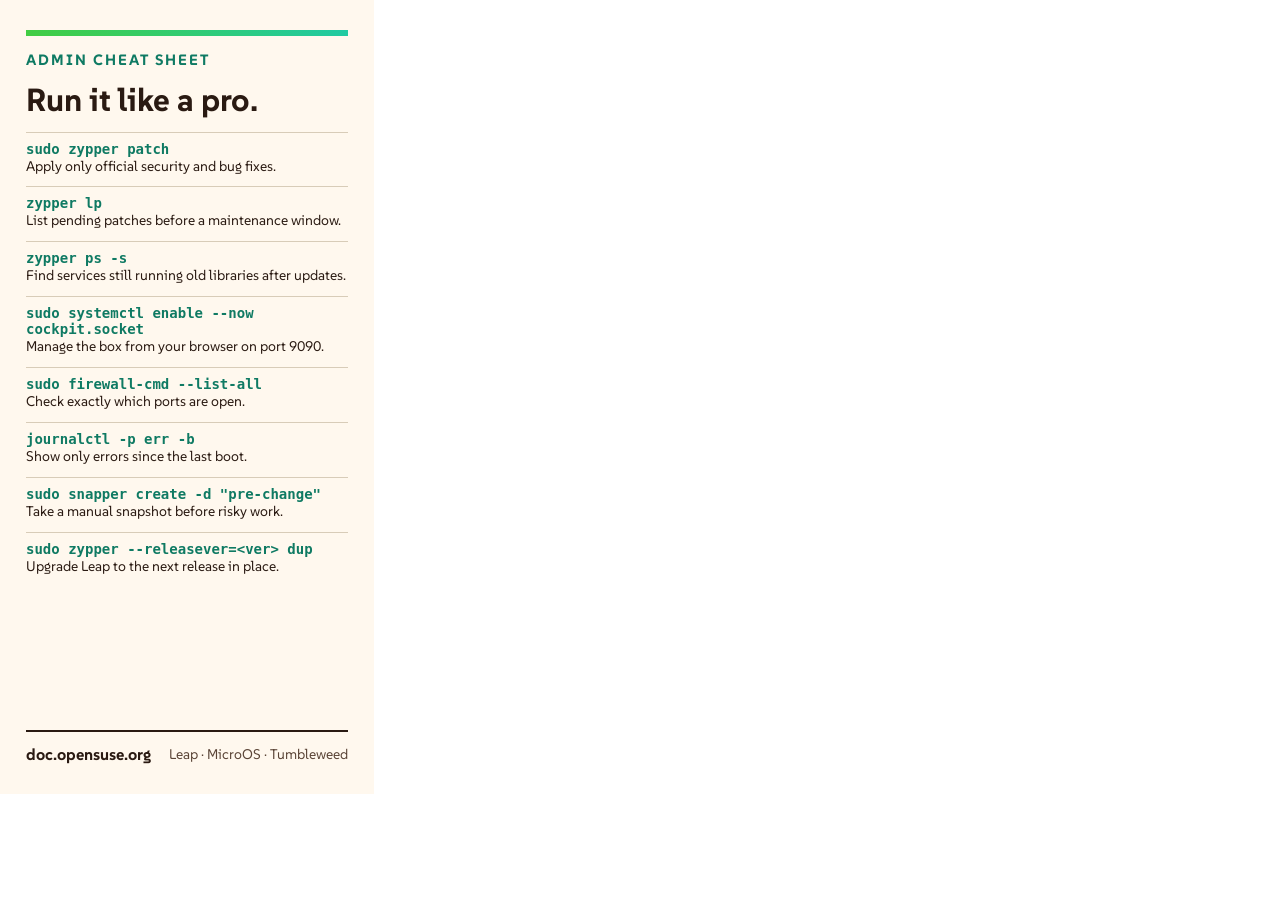
<file: Flyers/Server — DL back-html/ServerBack.dc.html>
<!doctype html>
<html lang="en">
<head>
<meta charset="utf-8">
<title>openSUSE Server flyer back</title>
<script src="./vendor/react.js"></script>
<script src="./vendor/react-dom.js"></script>
<script src="./support.js"></script>
</head>
<body>
<x-dc>
<helmet>
<link rel="stylesheet" href="https://fonts.googleapis.com/css2?family=SUSE:wght@400;700&amp;display=swap">
<style>body{margin:0}</style>
</helmet>
<div style="width: 374px; height: 794px; box-sizing: border-box; font-family: 'SUSE', sans-serif; background: #fff8ee; color: #2a1a12; padding: 30px 26px; display: flex; flex-direction: column; gap: 14px">
<div style="height: 6px; background: linear-gradient(45deg, #42cd42, #20caa3)"></div>
<div style="font-size: 15px; font-weight: 700; letter-spacing: 2px; text-transform: uppercase; color: #0f7a63">Admin cheat sheet</div>
<h1 style="margin: 0; font-size: 32px; line-height: 1.08; font-weight: 700">Run it like a pro.</h1>
<div style="display: flex; flex-direction: column; gap: 11px">
<div style="border-top: 1px solid #d8ccb8; padding-top: 8px"><div style="font-family: monospace; font-size: 14px; font-weight: 700; color: #0f7a63">sudo zypper patch</div><div style="font-size: 14px; line-height: 1.35">Apply only official security and bug fixes.</div></div>
<div style="border-top: 1px solid #d8ccb8; padding-top: 8px"><div style="font-family: monospace; font-size: 14px; font-weight: 700; color: #0f7a63">zypper lp</div><div style="font-size: 14px; line-height: 1.35">List pending patches before a maintenance window.</div></div>
<div style="border-top: 1px solid #d8ccb8; padding-top: 8px"><div style="font-family: monospace; font-size: 14px; font-weight: 700; color: #0f7a63">zypper ps -s</div><div style="font-size: 14px; line-height: 1.35">Find services still running old libraries after updates.</div></div>
<div style="border-top: 1px solid #d8ccb8; padding-top: 8px"><div style="font-family: monospace; font-size: 14px; font-weight: 700; color: #0f7a63">sudo systemctl enable --now cockpit.socket</div><div style="font-size: 14px; line-height: 1.35">Manage the box from your browser on port 9090.</div></div>
<div style="border-top: 1px solid #d8ccb8; padding-top: 8px"><div style="font-family: monospace; font-size: 14px; font-weight: 700; color: #0f7a63">sudo firewall-cmd --list-all</div><div style="font-size: 14px; line-height: 1.35">Check exactly which ports are open.</div></div>
<div style="border-top: 1px solid #d8ccb8; padding-top: 8px"><div style="font-family: monospace; font-size: 14px; font-weight: 700; color: #0f7a63">journalctl -p err -b</div><div style="font-size: 14px; line-height: 1.35">Show only errors since the last boot.</div></div>
<div style="border-top: 1px solid #d8ccb8; padding-top: 8px"><div style="font-family: monospace; font-size: 14px; font-weight: 700; color: #0f7a63">sudo snapper create -d "pre-change"</div><div style="font-size: 14px; line-height: 1.35">Take a manual snapshot before risky work.</div></div>
<div style="border-top: 1px solid #d8ccb8; padding-top: 8px"><div style="font-family: monospace; font-size: 14px; font-weight: 700; color: #0f7a63">sudo zypper --releasever=&lt;ver&gt; dup</div><div style="font-size: 14px; line-height: 1.35">Upgrade Leap to the next release in place.</div></div>
</div>
<div style="margin-top: auto; display: flex; justify-content: space-between; align-items: center; border-top: 2px solid #2a1a12; padding-top: 12px">
<div style="font-size: 16px; font-weight: 700">doc.opensuse.org</div>
<div style="font-size: 14px; color: #5a4436">Leap · MicroOS · Tumbleweed</div>
</div>
</div>
</x-dc>
<script type="text/x-dc" data-dc-script data-props='{"$preview":{"width":374,"height":794}}'>
class Component extends DCLogic { renderVals() { return {}; } }
</script>
</body>
</html>
</file>
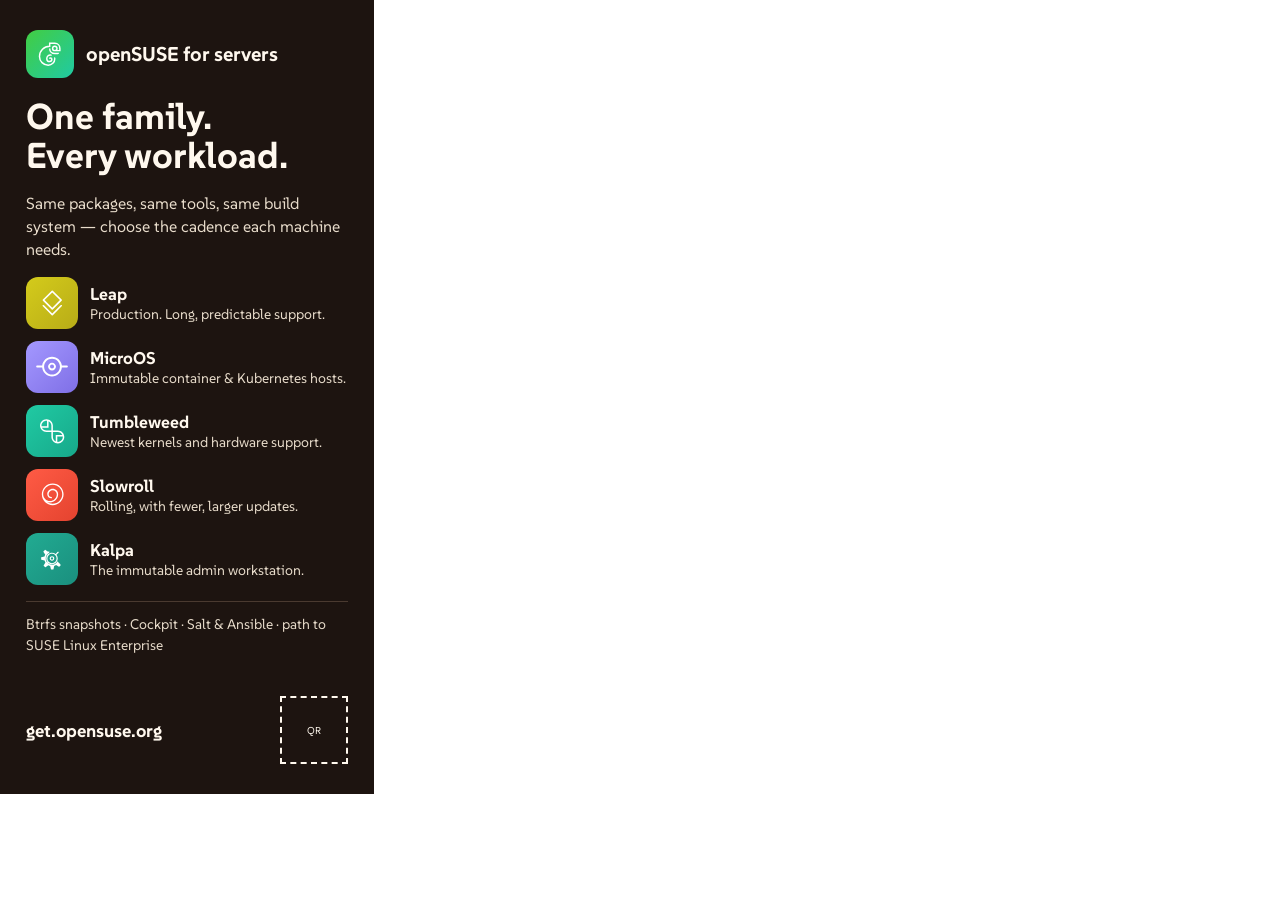
<file: Flyers/Server — DL front-html/Server.dc.html>
<!doctype html>
<html lang="en">
<head>
<meta charset="utf-8">
<title>openSUSE Server flyer</title>
<script src="./vendor/react.js"></script>
<script src="./vendor/react-dom.js"></script>
<script src="./support.js"></script>
</head>
<body>
<x-dc>
<helmet>
<link rel="stylesheet" href="https://fonts.googleapis.com/css2?family=SUSE:wght@400;700&amp;display=swap">
<style>body{margin:0}</style>
</helmet>
<div style="width: 374px; height: 794px; box-sizing: border-box; font-family: 'SUSE', sans-serif; background: #1d1410; color: #fff8ee; padding: 30px 26px; display: flex; flex-direction: column; gap: 16px">
<div style="display: flex; gap: 12px; align-items: center">
<div style="flex: 0 0 48px; height: 48px; border-radius: 12px; background: linear-gradient(135deg, #42cd42, #20caa3); display: flex; align-items: center; justify-content: center"><img src="./assets/4125e8ff2636bcfad627c2734fd4456c.svg" alt="openSUSE logo" style="width: 34px; height: 34px"></div>
<div style="font-size: 20px; font-weight: 700">openSUSE for servers</div>
</div>
<h1 style="margin: 4px 0 0; font-size: 36px; line-height: 1.08; font-weight: 700">One family.<br>Every workload.</h1>
<p style="margin: 0; font-size: 16px; line-height: 1.45; color: #e8dccb">Same packages, same tools, same build system — choose the cadence each machine needs.</p>
<div style="display: flex; flex-direction: column; gap: 12px">
<div style="display: flex; gap: 12px; align-items: center"><div style="flex: 0 0 52px; height: 52px; border-radius: 12px; background: linear-gradient(135deg, #d4cb1b, #b8ac17); display: flex; align-items: center; justify-content: center"><img src="./assets/c0d1b4aa6a658ac8e4983e1e4413bbf0.svg" alt="Leap logo" style="width: 36px; height: 36px"></div><div><div style="font-size: 17px; font-weight: 700">Leap</div><div style="font-size: 14px; line-height: 1.35; color: #e8dccb">Production. Long, predictable support.</div></div></div>
<div style="display: flex; gap: 12px; align-items: center"><div style="flex: 0 0 52px; height: 52px; border-radius: 12px; background: linear-gradient(135deg, #a498ff, #7f6fe6); display: flex; align-items: center; justify-content: center"><img src="./assets/6b289b685c548fba023ff3d1618fed40.svg" alt="MicroOS logo" style="width: 36px; height: 36px"></div><div><div style="font-size: 17px; font-weight: 700">MicroOS</div><div style="font-size: 14px; line-height: 1.35; color: #e8dccb">Immutable container &amp; Kubernetes hosts.</div></div></div>
<div style="display: flex; gap: 12px; align-items: center"><div style="flex: 0 0 52px; height: 52px; border-radius: 12px; background: linear-gradient(135deg, #20caa3, #17a88a); display: flex; align-items: center; justify-content: center"><img src="./assets/4ec35cfd5321618f3d84b3431ef2ddc4.svg" alt="Tumbleweed logo" style="width: 36px; height: 36px"></div><div><div style="font-size: 17px; font-weight: 700">Tumbleweed</div><div style="font-size: 14px; line-height: 1.35; color: #e8dccb">Newest kernels and hardware support.</div></div></div>
<div style="display: flex; gap: 12px; align-items: center"><div style="flex: 0 0 52px; height: 52px; border-radius: 12px; background: linear-gradient(135deg, #ff5b45, #e4432f); display: flex; align-items: center; justify-content: center"><img src="./assets/b83c0c3c0b90940ef5ce1e044561a825.svg" alt="Slowroll logo" style="width: 36px; height: 36px"></div><div><div style="font-size: 17px; font-weight: 700">Slowroll</div><div style="font-size: 14px; line-height: 1.35; color: #e8dccb">Rolling, with fewer, larger updates.</div></div></div>
<div style="display: flex; gap: 12px; align-items: center"><div style="flex: 0 0 52px; height: 52px; border-radius: 12px; background: linear-gradient(135deg, #22ab92, #1a8f7e); display: flex; align-items: center; justify-content: center"><img src="./assets/e198e541e047106c7a5cb3dbde377d4e.svg" alt="Kalpa logo" style="width: 36px; height: 36px"></div><div><div style="font-size: 17px; font-weight: 700">Kalpa</div><div style="font-size: 14px; line-height: 1.35; color: #e8dccb">The immutable admin workstation.</div></div></div>
</div>
<div style="font-size: 14px; line-height: 1.5; color: #e8dccb; border-top: 1px solid #4a3a30; padding-top: 12px">Btrfs snapshots · Cockpit · Salt &amp; Ansible · path to SUSE Linux Enterprise</div>
<div style="margin-top: auto; display: flex; justify-content: space-between; align-items: center">
<div style="font-size: 18px; font-weight: 700">get.opensuse.org</div>
<div style="width: 64px; height: 64px; border: 2px dashed #fff8ee; display: flex; align-items: center; justify-content: center; font-size: 10px">QR</div>
</div>
</div>
</x-dc>
<script type="text/x-dc" data-dc-script data-props='{"$preview":{"width":374,"height":794}}'>
class Component extends DCLogic { renderVals() { return {}; } }
</script>
</body>
</html>
</file>
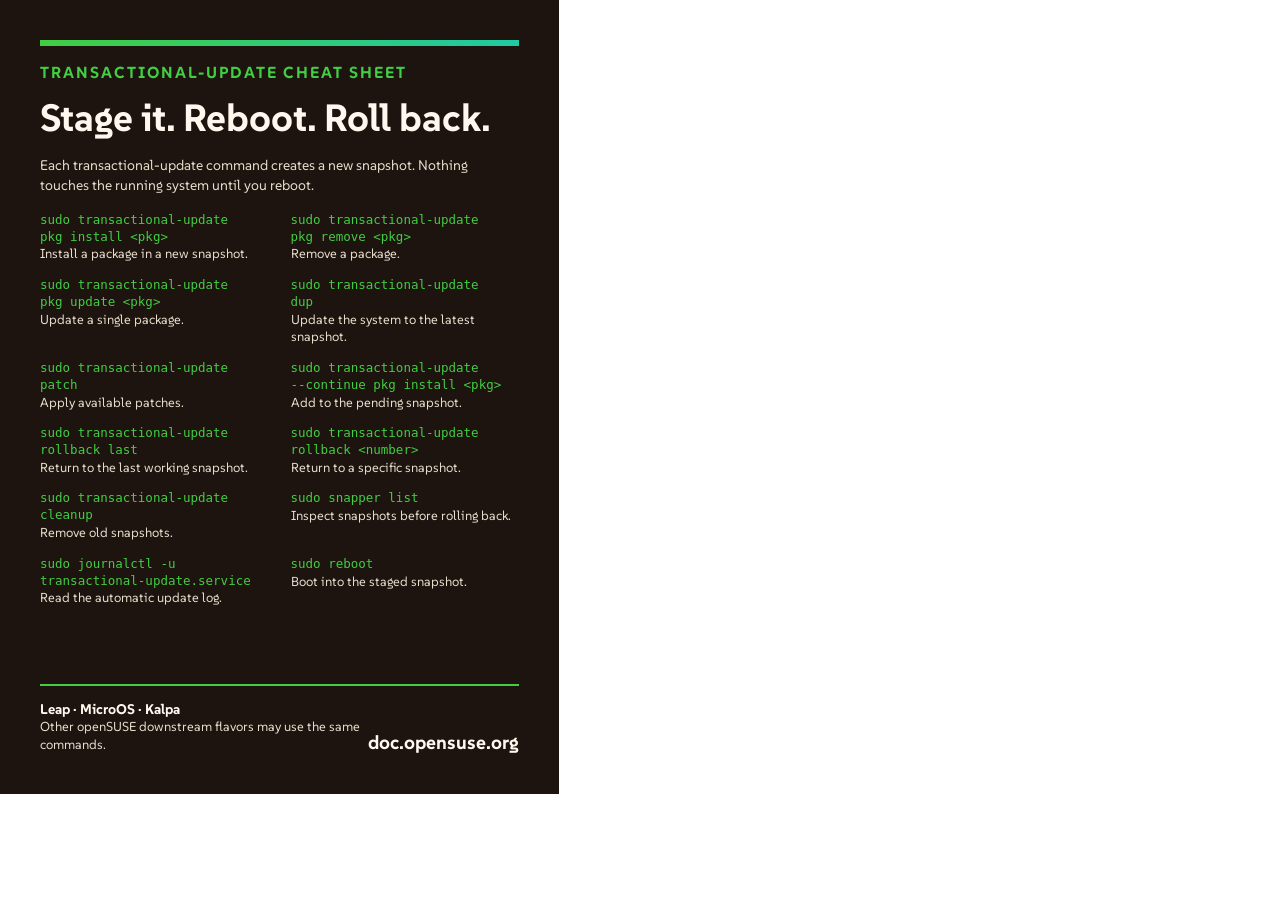
<file: Flyers/Transactional Update — A5 back-html/TransactionalUpdateBack.dc.html>
<!doctype html>
<html lang="en">
<head>
<meta charset="utf-8">
<title>openSUSE transactional-update flyer back</title>
<script src="./vendor/react.js"></script>
<script src="./vendor/react-dom.js"></script>
<script src="./support.js"></script>
</head>
<body>
<x-dc>
<helmet>
<link rel="stylesheet" href="https://fonts.googleapis.com/css2?family=SUSE:wght@400;700&amp;display=swap">
<style>body{margin:0}</style>
</helmet>
<div style="width: 559px; height: 794px; box-sizing: border-box; font-family: 'SUSE', sans-serif; background: #1d1410; color: #fff8ee; padding: 40px; display: flex; flex-direction: column; gap: 16px">
<div style="height: 6px; background: linear-gradient(45deg, #42cd42, #20caa3)"></div>
<div style="font-size: 16px; font-weight: 700; letter-spacing: 2px; text-transform: uppercase; color: #42cd42">transactional-update cheat sheet</div>
<h1 style="margin: 0; font-size: 38px; line-height: 1.08; font-weight: 700">Stage it. Reboot. Roll back.</h1>
<p style="margin: 0; font-size: 14px; line-height: 1.45; color: #e8dccb">Each transactional-update command creates a new snapshot. Nothing touches the running system until you reboot.</p>
<div style="display: grid; grid-template-columns: repeat(2, minmax(0, 1fr)); gap: 14px 22px">
<div>
<div style="font-family: monospace; font-size: 12.5px; line-height: 1.35; color: #42cd42">sudo transactional-update<br>pkg install &lt;pkg&gt;</div>
<div style="font-size: 13px; line-height: 1.35; color: #e8dccb">Install a package in a new snapshot.</div>
</div>
<div>
<div style="font-family: monospace; font-size: 12.5px; line-height: 1.35; color: #42cd42">sudo transactional-update<br>pkg remove &lt;pkg&gt;</div>
<div style="font-size: 13px; line-height: 1.35; color: #e8dccb">Remove a package.</div>
</div>
<div>
<div style="font-family: monospace; font-size: 12.5px; line-height: 1.35; color: #42cd42">sudo transactional-update<br>pkg update &lt;pkg&gt;</div>
<div style="font-size: 13px; line-height: 1.35; color: #e8dccb">Update a single package.</div>
</div>
<div>
<div style="font-family: monospace; font-size: 12.5px; line-height: 1.35; color: #42cd42">sudo transactional-update<br>dup</div>
<div style="font-size: 13px; line-height: 1.35; color: #e8dccb">Update the system to the latest snapshot.</div>
</div>
<div>
<div style="font-family: monospace; font-size: 12.5px; line-height: 1.35; color: #42cd42">sudo transactional-update<br>patch</div>
<div style="font-size: 13px; line-height: 1.35; color: #e8dccb">Apply available patches.</div>
</div>
<div>
<div style="font-family: monospace; font-size: 12.5px; line-height: 1.35; color: #42cd42">sudo transactional-update<br>--continue pkg install &lt;pkg&gt;</div>
<div style="font-size: 13px; line-height: 1.35; color: #e8dccb">Add to the pending snapshot.</div>
</div>
<div>
<div style="font-family: monospace; font-size: 12.5px; line-height: 1.35; color: #42cd42">sudo transactional-update<br>rollback last</div>
<div style="font-size: 13px; line-height: 1.35; color: #e8dccb">Return to the last working snapshot.</div>
</div>
<div>
<div style="font-family: monospace; font-size: 12.5px; line-height: 1.35; color: #42cd42">sudo transactional-update<br>rollback &lt;number&gt;</div>
<div style="font-size: 13px; line-height: 1.35; color: #e8dccb">Return to a specific snapshot.</div>
</div>
<div>
<div style="font-family: monospace; font-size: 12.5px; line-height: 1.35; color: #42cd42">sudo transactional-update<br>cleanup</div>
<div style="font-size: 13px; line-height: 1.35; color: #e8dccb">Remove old snapshots.</div>
</div>
<div>
<div style="font-family: monospace; font-size: 12.5px; line-height: 1.35; color: #42cd42">sudo snapper list</div>
<div style="font-size: 13px; line-height: 1.35; color: #e8dccb">Inspect snapshots before rolling back.</div>
</div>
<div>
<div style="font-family: monospace; font-size: 12.5px; line-height: 1.35; color: #42cd42">sudo journalctl -u<br>transactional-update.service</div>
<div style="font-size: 13px; line-height: 1.35; color: #e8dccb">Read the automatic update log.</div>
</div>
<div>
<div style="font-family: monospace; font-size: 12.5px; line-height: 1.35; color: #42cd42">sudo reboot</div>
<div style="font-size: 13px; line-height: 1.35; color: #e8dccb">Boot into the staged snapshot.</div>
</div>
</div>
<div style="margin-top: auto; border-top: 2px solid #42cd42; padding-top: 14px; display: flex; justify-content: space-between; align-items: flex-end">
<div>
<div style="font-size: 14px; font-weight: 700">Leap · MicroOS · Kalpa</div>
<div style="font-size: 13px; line-height: 1.4; color: #e8dccb">Other openSUSE downstream flavors may use the same commands.</div>
</div>
<div style="font-size: 19px; font-weight: 700">doc.opensuse.org</div>
</div>
</div>
</x-dc>
<script type="text/x-dc" data-dc-script data-props='{"$preview":{"width":559,"height":794}}'>
class Component extends DCLogic { renderVals() { return {}; } }
</script>
</body>
</html>
</file>
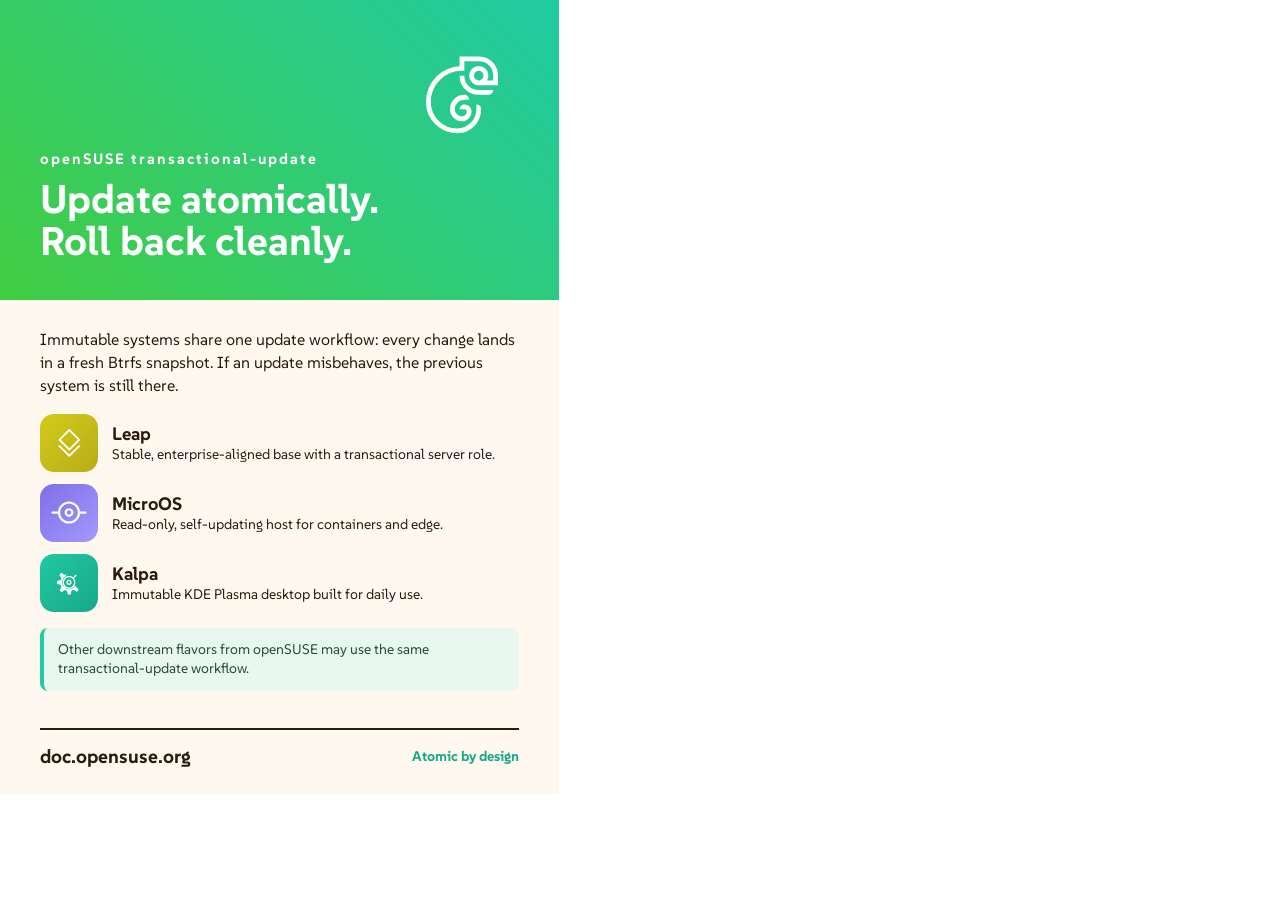
<file: Flyers/Transactional Update — A5 front-html/TransactionalUpdate.dc.html>
<!doctype html>
<html lang="en">
<head>
<meta charset="utf-8">
<title>openSUSE transactional-update flyer</title>
<script src="./vendor/react.js"></script>
<script src="./vendor/react-dom.js"></script>
<script src="./support.js"></script>
</head>
<body>
<x-dc>
<helmet>
<link rel="stylesheet" href="https://fonts.googleapis.com/css2?family=SUSE:wght@400;700&amp;display=swap">
<style>body{margin:0}</style>
</helmet>
<div style="width: 559px; height: 794px; box-sizing: border-box; font-family: 'SUSE', sans-serif; background: #fff8ee; color: #2a1a12; display: flex; flex-direction: column">
<div style="height: 300px; box-sizing: border-box; padding: 38px 40px; background: linear-gradient(45deg, #42cd42, #20caa3); display: flex; justify-content: space-between; align-items: flex-end; color: #ffffff">
<div>
<div style="font-size: 15px; font-weight: 700; letter-spacing: 2px">openSUSE transactional-update</div>
<h1 style="margin: 10px 0 0; font-size: 40px; line-height: 1.05; font-weight: 700">Update atomically.<br>Roll back cleanly.</h1>
</div>
<img src="./assets/4125e8ff2636bcfad627c2734fd4456c.svg" alt="openSUSE logo" style="width: 112px; height: 112px; align-self: flex-start">
</div>
<div style="flex-grow: 1; padding: 28px 40px 26px; display: flex; flex-direction: column; gap: 16px">
<p style="margin: 0; font-size: 16px; line-height: 1.45">Immutable systems share one update workflow: every change lands in a fresh Btrfs snapshot. If an update misbehaves, the previous system is still there.</p>
<div style="display: flex; flex-direction: column; gap: 12px">
<div style="display: flex; gap: 14px; align-items: center">
<div style="flex: 0 0 58px; height: 58px; border-radius: 14px; background: linear-gradient(135deg, #d4cb1b, #b8ac17); display: flex; align-items: center; justify-content: center"><img src="./assets/c0d1b4aa6a658ac8e4983e1e4413bbf0.svg" alt="Leap logo" style="width: 40px; height: 40px"></div>
<div><div style="font-size: 18px; font-weight: 700">Leap</div><div style="font-size: 14px; line-height: 1.35">Stable, enterprise-aligned base with a transactional server role.</div></div>
</div>
<div style="display: flex; gap: 14px; align-items: center">
<div style="flex: 0 0 58px; height: 58px; border-radius: 14px; background: linear-gradient(135deg, #7f6fe6, #a498ff); display: flex; align-items: center; justify-content: center"><img src="./assets/6b289b685c548fba023ff3d1618fed40.svg" alt="MicroOS logo" style="width: 40px; height: 40px"></div>
<div><div style="font-size: 18px; font-weight: 700">MicroOS</div><div style="font-size: 14px; line-height: 1.35">Read-only, self-updating host for containers and edge.</div></div>
</div>
<div style="display: flex; gap: 14px; align-items: center">
<div style="flex: 0 0 58px; height: 58px; border-radius: 14px; background: linear-gradient(135deg, #20caa3, #17a88a); display: flex; align-items: center; justify-content: center"><img src="./assets/e198e541e047106c7a5cb3dbde377d4e.svg" alt="Kalpa logo" style="width: 40px; height: 40px"></div>
<div><div style="font-size: 18px; font-weight: 700">Kalpa</div><div style="font-size: 14px; line-height: 1.35">Immutable KDE Plasma desktop built for daily use.</div></div>
</div>
</div>
<div style="background: #e8f7ef; border-left: 4px solid #20caa3; border-radius: 8px; padding: 12px 14px; font-size: 14px; line-height: 1.4; color: #2a4a3a">Other downstream flavors from openSUSE may use the same transactional-update workflow.</div>
<div style="margin-top: auto; display: flex; justify-content: space-between; align-items: center; border-top: 2px solid #2a1a12; padding-top: 14px">
<div style="font-size: 19px; font-weight: 700">doc.opensuse.org</div>
<div style="font-size: 14px; font-weight: 700; color: #17a88a">Atomic by design</div>
</div>
</div>
</div>
</x-dc>
<script type="text/x-dc" data-dc-script data-props='{"$preview":{"width":559,"height":794}}'>
class Component extends DCLogic { renderVals() { return {}; } }
</script>
</body>
</html>
</file>
<file: css/style.css>
/* ============================================
   openSUSE Adaptive Branding — Style System
   Theme and masthead aligned with
   https://opensuse.github.io/request/
   ============================================ */

:root{
  box-sizing:border-box;
  color-scheme:dark light;
  padding-top:env(safe-area-inset-top,0px);
  padding-bottom:env(safe-area-inset-bottom,0px);
  padding-left:env(safe-area-inset-left,0px);
  padding-right:env(safe-area-inset-right,0px);

  /* Brand palette */
  --b1:#42cd42;
  --b2:#20caa3;
  --b3:#d4cb1b;
  --b4:#ff5b45;
  --b5:#a498ff;
  --b6:#00c8ff;

  --geeko-green:    var(--b1);
  --turquoise-teal: var(--b2);
  --yarrow-yellow:  var(--b3);
  --radish-red:     var(--b4);
  --plum-purple:    var(--b5);
  --butterfly-blue: var(--b6);

  /* Layout palette (dark is the default, as on the request site) */
  --bg:#101413;
  --card:#171c1a;
  --ink:#e8efea;
  --muted:#9db0a4;
  --line:#2b352d;
  --green:#8fd13f;
  --green-dark:#b9e39a;
  --chip:#1c2620;
  --pos:#42cd42;
  --neg:#ff5b45;
  --neu:#d4cb1b;
  --shadow:0 1px 2px rgba(0,0,0,.4);

  /* Legacy aliases used throughout the branding content */
  --text:var(--ink);
  --text-muted:var(--muted);
  --accent:var(--green);
  --border:var(--line);
  --bg-card:var(--card);

  /* Sizing */
  --radius:14px;
  --radius-sm:10px;
  --max-w:1140px;
  --nav-h:70px;
}
@media (prefers-color-scheme: light){
  :root{
    --bg:#f6f7f6;
    --card:#ffffff;
    --ink:#182420;
    --muted:#5c6b63;
    --line:#dfe5e1;
    --green:#73ba25;
    --green-dark:#3a5a34;
    --chip:#eef4ea;
    --pos:#2e7d32;
    --neg:#b3261e;
    --neu:#8a6d00;
    --shadow:0 1px 2px rgba(20,40,30,.06),0 8px 24px rgba(20,40,30,.06);
  }
}

/* --- Reset & Base --- */
*, *::before, *::after { box-sizing: inherit; }

html {
  scroll-behavior: smooth;
  scroll-padding-top: calc(var(--nav-h) + 20px);
}

body {
  margin: 0;
  background: var(--bg);
  color: var(--ink);
  font-family: SUSE, -apple-system, BlinkMacSystemFont, "Segoe UI", Roboto, Helvetica, Arial, sans-serif;
  font-size: 15px;
  line-height: 1.6;
  -webkit-font-smoothing: antialiased;
}

body, h1, h2, h3, h4, h5, h6, p, ul, ol, figure { margin: 0; }

img { max-width: 100%; height: auto; display: block; }
a   { color: var(--green-dark); text-decoration: none; }
a:hover { text-decoration: underline; }

a:focus-visible,
button:focus-visible {
  outline: 2px solid var(--green);
  outline-offset: 2px;
}

/* --- Typography --- */
h1, h2, h3, h4 {
  font-weight: 600;
  line-height: 1.2;
  color: var(--ink);
}
h1 { font-size: clamp(2rem, 5vw, 3rem); }
h2 {
  font-size: clamp(1.5rem, 3.5vw, 2.15rem);
  color: var(--green-dark);
  margin-bottom: .6em;
}
h3 { font-size: 1.25rem; }
p  { max-width: 72ch; }

/* --- Layout --- */
.container {
  width: min(var(--max-w), 100% - 3rem);
  margin-inline: auto;
}

section {
  padding: 5rem 0;
}
section + section {
  border-top: 1px solid var(--line);
}

/* Section titles and lead paragraphs are centered throughout the guide;
   card and swatch body copy stays left-aligned for readability. */
section > .container > h2,
section > .container > p:first-of-type {
  text-align: center;
}
section > .container > p:first-of-type {
  margin-inline: auto;
}

/* ============================================================
   Universe toolbar — copied from opensuse.github.io/request
   ============================================================ */
.uni{
  position:sticky;top:0;z-index:60;background:#173f4f;color:#fff;
  line-height:1.45;
  border-style:solid;border-width:0 0 3px;
  border-image:linear-gradient(90deg,var(--b1),var(--b2),var(--b3),var(--b4),var(--b5),var(--b6)) 1;
}
.uni-bar{max-width:1000px;margin:0 auto;display:flex;align-items:center;gap:12px;min-height:50px;padding:0 16px}
.uni-brand{display:flex;align-items:center;gap:9px;color:#fff;text-decoration:none;font-weight:700;font-size:15px;white-space:nowrap}
.uni-brand img{width:28px;height:28px;display:block;flex:none}
.uni-brand:hover{text-decoration:none;color:#fff}
.uni-links{display:flex;gap:2px;margin-left:6px}
.uni-links a{color:#d7e6ea;text-decoration:none;font-size:13px;font-weight:600;padding:8px 10px;border-radius:6px;white-space:nowrap}
.uni-links a:hover{background:rgba(255,255,255,.12);color:#fff;text-decoration:none}
.uni-spacer{flex:1}
.uni-dots{display:inline-flex;align-items:center;gap:8px;background:transparent;border:1px solid rgba(255,255,255,.3);border-radius:8px;color:#fff;cursor:pointer;font:inherit;font-size:13px;font-weight:600;padding:7px 10px}
.uni-dots:hover{background:rgba(255,255,255,.12)}
.uni-dots svg{width:16px;height:16px;display:block}
.uni-panel{display:none;background:#102a36;border-top:1px solid rgba(255,255,255,.12)}
.uni-panel.open{display:block}
.uni-panel-inner{max-width:1000px;margin:0 auto;padding:20px 16px 24px;display:grid;grid-template-columns:repeat(4,1fr);gap:20px}
.uni-panel h3{margin:0 0 8px;font-size:11px;text-transform:uppercase;letter-spacing:.1em;color:#8fd13f}
.uni-panel ul{list-style:none;margin:0;padding:0;display:grid;gap:5px}
.uni-panel a{color:#e8f1f3;text-decoration:none;font-size:13px}
.uni-panel a:hover{color:#8fd13f;text-decoration:underline}
@media (max-width:700px){
  .uni-links{display:none}
  .uni-panel-inner{grid-template-columns:repeat(2,1fr)}
}
@media (max-width:380px){
  .uni-panel-inner{grid-template-columns:1fr}
  .uni-bar{padding:0 12px}
}

/* --- Page-local section navigation --- */
.page-nav {
  background: var(--bg);
  border-bottom: 1px solid var(--line);
}
.page-nav .container {
  width: min(1000px, 100% - 32px);
}
.page-links {
  display: flex;
  gap: 2px;
  overflow-x: auto;
  list-style: none;
  margin: 0;
  padding: 0;
  scrollbar-width: thin;
}
.page-links a {
  display: block;
  padding: 12px 10px;
  color: var(--muted);
  font-size: 13px;
  font-weight: 600;
  white-space: nowrap;
  border-bottom: 2px solid transparent;
}
.page-links a:hover {
  color: var(--ink);
  text-decoration: none;
}
.page-links a.active {
  color: var(--green-dark);
  border-bottom-color: var(--green);
}
/* Separates the project-level entry from the product-level entries. */
.page-links .page-divider {
  width: 1px;
  align-self: stretch;
  min-height: 22px;
  margin: 11px 9px;
  background: var(--line);
  flex: none;
}
.page-links a[href="#project-brand"]::before {
  content: "";
  display: inline-block;
  width: 7px;
  height: 7px;
  margin-right: 7px;
  border-radius: 50%;
  background: var(--os-geeko);
  vertical-align: 1px;
}

/* --- Hero --- */
.hero {
  padding: 5rem 0 4rem;
  text-align: center;
}
.hero h1 { margin-bottom: .5em; }
.hero p  {
  font-size: 1.1rem;
  color: var(--muted);
  margin-inline: auto;
  max-width: 56ch;
}
/* Chameleon strip animation */
.color-strip {
  display: flex;
  justify-content: center;
  gap: 6px;
  margin-top: 2.5rem;
}
.color-strip span {
  width: 48px; height: 6px;
  border-radius: 3px;
  animation: pulse 3s ease-in-out infinite alternate;
}
.color-strip span:nth-child(1) { background: var(--b1); animation-delay: 0s; }
.color-strip span:nth-child(2) { background: var(--b2); animation-delay: .3s; }
.color-strip span:nth-child(3) { background: var(--b3); animation-delay: .6s; }
.color-strip span:nth-child(4) { background: var(--b4); animation-delay: .9s; }
.color-strip span:nth-child(5) { background: var(--b5); animation-delay: 1.2s; }
.color-strip span:nth-child(6) { background: var(--b6); animation-delay: 1.5s; }

@keyframes pulse {
  0%   { opacity: .45; transform: scaleX(.85); }
  100% { opacity: 1;   transform: scaleX(1); }
}

/* --- Cards --- */
.card {
  background: var(--card);
  border: 1px solid var(--line);
  border-top: 3px solid var(--b1);
  border-radius: var(--radius);
  padding: 1.75rem;
  box-shadow: var(--shadow);
  transition: box-shadow .25s;
}
.card:hover {
  box-shadow: 0 8px 30px rgba(0,0,0,.18);
}

/* --- Logo Gallery --- */
/* Flex keeps an incomplete last row centered instead of hugging the left edge.
   The basis matches the old four-column width: (1140px - 3 × 1.5rem) / 4. */
.logo-grid {
  display: flex;
  flex-wrap: wrap;
  justify-content: center;
  gap: 1.5rem;
}
.logo-card {
  flex: 0 0 calc((var(--max-w) - 4.5rem) / 4);
  max-width: 100%;
  text-align: center;
  display: flex;
  flex-direction: column;
  align-items: center;
  gap: 1rem;
}
.logo-card .logo-icon {
  width: 120px; height: 120px;
  border-radius: var(--radius);
  display: flex;
  align-items: center;
  justify-content: center;
  font-size: 3rem;
  padding: 16px;
}
.logo-card .logo-icon img {
  width: 100%;
  height: 100%;
  object-fit: contain;
  filter: brightness(0) invert(1);
}
.logo-card h3 { color: var(--ink); }
.logo-card p  { font-size: .9rem; color: var(--muted); }

/* --- Flavor Brand Palette --- */
.color-grid {
  display: grid;
  grid-template-columns: repeat(auto-fill, minmax(200px, 1fr));
  gap: 1.5rem;
}
.color-swatch {
  text-align: center;
}
.color-swatch .swatch-block {
  height: 120px;
  border-radius: var(--radius) var(--radius) 0 0;
  margin-bottom: -1px;
}
.color-swatch .swatch-info {
  background: var(--card);
  border: 1px solid var(--line);
  border-top: none;
  border-radius: 0 0 var(--radius) var(--radius);
  padding: 1rem;
}
.color-swatch h3 { font-size: 1rem; color: var(--ink); margin-bottom: .3em; }
.color-swatch code {
  font-family: ui-monospace, SFMono-Regular, Menlo, monospace;
  font-size: .95rem;
  color: var(--muted);
  background: var(--chip);
  padding: .15em .5em;
  border-radius: 6px;
}
.flavor-attribution {
  max-width: 78ch;
  margin: -1rem auto 2rem;
  font-size: .9rem;
  color: var(--muted);
}
.flavor-palette-data {
  display: grid;
  gap: .25rem;
  margin: .7rem 0 0;
  font-size: .74rem;
  color: var(--muted);
}
.flavor-palette-data div {
  display: flex;
  justify-content: space-between;
  gap: .5rem;
}
.flavor-palette-data dt {
  font-weight: 600;
  letter-spacing: .03em;
  text-transform: uppercase;
}
.flavor-palette-data dd {
  margin: 0;
  font-family: "SUSE Mono", ui-monospace, SFMono-Regular, Menlo, monospace;
  text-align: right;
}
#flavor-brand h3,
#in-practice h3 {
  margin: 2.5rem 0 1rem;
  font-size: 1.15rem;
  color: var(--ink);
}
#in-practice h3:first-of-type { margin-top: 0; }
.flavor-gradient-section {
  grid-column: 1 / -1;
  min-width: 0;
}
#flavor-brand .flavor-gradient-section h3 {
  margin: 1rem 0 0;
}
.flavor-source {
  margin: 1rem auto 0;
  font-size: .85rem;
  color: var(--muted);
  text-align: center;
}
.flavor-gradient {
  display: grid;
  grid-template-columns: repeat(2, minmax(0, 1fr));
  gap: 1.5rem;
  align-items: center;
  max-width: 1120px;
  margin: 1rem auto 0;
  padding-top: 1.75rem;
  border-top: 1px solid var(--line);
}
.flavor-gradient-card {
  display: grid;
  grid-template-columns: minmax(140px, 180px) minmax(0, 1fr);
  grid-template-rows: auto 1fr auto;
  column-gap: 1.75rem;
  align-items: start;
}
.flavor-gradient-card h4 {
  grid-column: 2;
  grid-row: 1;
  font-size: 1.05rem;
  color: var(--ink);
  margin-bottom: .5rem;
}
.flavor-gradient-card p {
  grid-column: 2;
  grid-row: 2;
  font-size: .9rem;
  color: var(--muted);
  margin-bottom: .9rem;
}
.flavor-gradient-card .guideline-spec {
  grid-column: 2;
  grid-row: 3;
}
.flavor-gradient-bar {
  grid-column: 1;
  grid-row: 1 / span 3;
  height: 100%;
  min-height: 120px;
  border-radius: 10px;
  margin: 0;
}
.flavor-gradient-card.is-good .flavor-gradient-bar {
  background: linear-gradient(135deg, #42cd42, #20caa3);
}
.flavor-gradient-card.is-poor .flavor-gradient-bar {
  background: linear-gradient(135deg, #42cd42, #a498ff);
}
@media (max-width: 900px){
  .flavor-gradient { grid-template-columns: 1fr; }
}
@media (max-width: 700px){
  .flavor-gradient-card {
    grid-template-columns: 1fr;
    grid-template-rows: auto;
    row-gap: .75rem;
  }
  .flavor-gradient-card h4,
  .flavor-gradient-card p,
  .flavor-gradient-card .guideline-spec,
  .flavor-gradient-bar {
    grid-column: 1;
    grid-row: auto;
  }
  .flavor-gradient-bar {
    height: 72px;
    min-height: 72px;
  }
}

/* --- Hierarchy Diagram --- */
.hierarchy-tree {
  display: flex;
  flex-direction: column;
  align-items: center;
  gap: 2rem;
  padding: 2rem 0;
}
.tree-level {
  display: flex;
  gap: 1.5rem;
  flex-wrap: wrap;
  justify-content: center;
}
.tree-node {
  text-align: center;
  padding: 1.2rem 2rem;
  min-width: 160px;
}
.tree-node.parent { border: 2px solid var(--accent); }
.tree-node.child  { border: 1px solid var(--line); border-top-width: 3px; }
.tree-logo {
  width: 48px;
  height: 48px;
  margin: 0 auto .6rem;
  display: block;
  object-fit: contain;
}
.tree-branches {
  display: flex;
  align-items: flex-start;
  justify-content: center;
  gap: 0;
}
.tree-branch-arm {
  display: flex;
  flex-direction: column;
  align-items: center;
  min-width: 160px;
  padding: 0 1rem;
}

/* --- Guidelines --- */
.guidelines-grid {
  display: grid;
  grid-template-columns: repeat(auto-fit, minmax(320px, 1fr));
  gap: 2rem;
}
.guideline-card {
  display: flex;
  flex-direction: column;
  gap: 1.2rem;
}
.guideline-preview {
  border-radius: var(--radius);
  overflow: hidden;
  aspect-ratio: 16/9;
  display: flex;
  align-items: center;
  justify-content: center;
  position: relative;
}
.guideline-preview.sticker {
  background: linear-gradient(135deg, var(--b1), var(--b2));
}
.guideline-preview.wallpaper {
  background: linear-gradient(135deg, var(--b6), var(--b5), var(--b4));
}
.guideline-preview .inner-sticker {
  width: calc(100% - 24px);
  height: calc(100% - 24px);
  background: var(--bg);
  border-radius: calc(var(--radius) - 6px);
  display: flex;
  align-items: center;
  justify-content: center;
  font-size: 3rem;
}
.guideline-spec {
  display: flex;
  gap: .5rem;
  flex-wrap: wrap;
}
.spec-tag {
  display: inline-flex;
  align-items: center;
  gap: .35rem;
  padding: .35rem .8rem;
  background: var(--chip);
  border: 1px solid var(--line);
  border-radius: 999px;
  font-size: .82rem;
  font-weight: 600;
  color: var(--muted);
}

/* --- Flyers & Downloads --- */
.flyer-grid {
  display: grid;
  grid-template-columns: repeat(auto-fit, minmax(300px, 1fr));
  gap: 1.5rem;
}
.flyer-card {
  display: flex;
  flex-direction: column;
  gap: .8rem;
}
.flyer-card .spec-tag { align-self: flex-start; }
.flyer-card h3 { color: var(--ink); }
.flyer-card p { font-size: .92rem; }
.flyer-links {
  display: flex;
  flex-wrap: wrap;
  gap: .5rem;
  margin-top: auto;
  padding-top: .4rem;
}
.flyer-links a {
  display: inline-flex;
  align-items: center;
  gap: .35rem;
  padding: .4rem .75rem;
  border: 1px solid var(--line);
  border-radius: 8px;
  background: var(--chip);
  color: var(--green-dark);
  font-size: .82rem;
  font-weight: 600;
}
.flyer-links a::before {
  content: "↓";
  font-weight: 700;
}
.flyer-links a:hover {
  border-color: var(--green);
  background: var(--card);
  text-decoration: none;
}
.flyer-variants {
  font-size: .78rem;
  color: var(--muted);
}
.flyer-variants a { color: var(--green-dark); }

/* Real sticker preview */
.guideline-preview.sticker-real {
  background: linear-gradient(135deg, var(--b1), var(--b2));
  display: flex;
  align-items: center;
  justify-content: center;
  gap: 1rem;
  padding: 1.5rem;
}
.sticker-preview-img {
  width: 45%;
  max-height: 100%;
  object-fit: contain;
  border-radius: 12px;
  filter: drop-shadow(0 4px 12px rgba(0,0,0,.2));
}

/* Real wallpaper preview */
.guideline-preview.wallpaper-real {
  background: #1a1a2e;
  padding: 0;
}
.wallpaper-preview-img {
  width: 100%;
  height: 100%;
  object-fit: cover;
  border-radius: var(--radius);
}

/* Action section: real sticker showcase */
.action-sticker-showcase {
  background: linear-gradient(135deg, #1a1a2e 0%, #16213e 100%);
  display: flex;
  align-items: center;
  justify-content: center;
  gap: 1rem;
  padding: 1.5rem;
}
.showcase-sticker {
  width: 42%;
  max-height: 90%;
  object-fit: contain;
  filter: drop-shadow(0 6px 20px rgba(0,0,0,.4));
  transition: transform .3s ease;
}
.showcase-sticker:hover {
  transform: rotate(0deg) scale(1.05) !important;
}

/* Action section: real wallpaper showcase */
.action-wallpaper-showcase {
  background: #1a1a2e;
  padding: 0;
}
.showcase-wallpaper {
  width: 100%;
  height: 100%;
  object-fit: cover;
  border-radius: var(--radius);
}

/* Low-poly SVG overlay for wallpaper preview */
.poly-overlay {
  position: absolute;
  inset: 0;
  opacity: .18;
  background-image: url("data:image/svg+xml,%3Csvg xmlns='http://www.w3.org/2000/svg' width='200' height='200'%3E%3Cpolygon points='0,0 100,30 50,100' fill='%23fff'/%3E%3Cpolygon points='100,30 200,0 200,80 130,100' fill='%23fff'/%3E%3Cpolygon points='50,100 130,100 100,200 0,200' fill='%23fff'/%3E%3Cpolygon points='130,100 200,80 200,200 100,200' fill='%23fff'/%3E%3C/svg%3E");
  background-size: 200px;
}

/* --- Branding in Action --- */
.action-grid {
  display: grid;
  grid-template-columns: repeat(auto-fit, minmax(300px, 1fr));
  gap: 2rem;
}
.action-card {
  display: flex;
  flex-direction: column;
  gap: 1.2rem;
}
.action-preview {
  border-radius: var(--radius);
  overflow: hidden;
  aspect-ratio: 16/10;
  display: flex;
  align-items: center;
  justify-content: center;
  position: relative;
}

/* Sticker cluster */
.sticker-cluster {
  position: relative;
  width: 100%;
  height: 100%;
}
.action-sticker {
  position: absolute;
  width: 80px;
  height: 80px;
  background: var(--bg);
  border-radius: 16px;
  padding: 12px;
  box-shadow: 0 4px 20px rgba(0,0,0,.3);
  display: flex;
  align-items: center;
  justify-content: center;
}
.action-sticker.small {
  width: 60px;
  height: 60px;
  padding: 10px;
}
.action-sticker img {
  width: 100%;
  height: 100%;
  object-fit: contain;
}

/* Wallpaper mockup */
.wallpaper-mockup {
  padding: 20px;
  background: #2a2a3e;
}
.wp-screen {
  width: 100%;
  height: 100%;
  border-radius: 8px;
  overflow: hidden;
  position: relative;
  display: flex;
  align-items: center;
  justify-content: center;
}
.wp-watermark {
  width: 60px;
  height: 60px;
  opacity: .2;
  object-fit: contain;
}
.wp-bar {
  position: absolute;
  bottom: 0;
  left: 0;
  right: 0;
  height: 8px;
  background: rgba(0,0,0,.25);
}

/* T-shirt mockup */
.tshirt-mockup {
  display: flex;
  align-items: center;
  justify-content: center;
}
.tshirt-body {
  width: 120px;
  height: 120px;
  background: #1a1a1a;
  border-radius: 12px 12px 24px 24px;
  display: flex;
  align-items: center;
  justify-content: center;
  position: relative;
  box-shadow: 0 4px 20px rgba(0,0,0,.3);
}
.tshirt-body::before {
  content: '';
  position: absolute;
  top: -8px;
  left: 50%;
  transform: translateX(-50%);
  width: 36px;
  height: 16px;
  background: #1a1a1a;
  border-radius: 0 0 18px 18px;
}
.tshirt-logo {
  width: 56px;
  height: 56px;
  object-fit: contain;
  filter: brightness(0) invert(1);
  opacity: .85;
}

/* --- Footer --- */
.footer {
  padding: 3rem 0;
  border-top: 1px solid var(--line);
  text-align: center;
  color: var(--muted);
  font-size: .9rem;
}
.footer a { color: var(--green-dark); }

/* --- Utilities --- */
.mt-1 { margin-top: 1rem; }
.mt-2 { margin-top: 2rem; }
.mt-3 { margin-top: 3rem; }
.text-center { text-align: center; }
.text-muted  { color: var(--muted); }

/* --- Responsive --- */
@media (max-width: 768px) {
  section { padding: 3.5rem 0; }
  .hero   { padding: 4rem 0 2.5rem; }

  .tree-branch-arm { min-width: 120px; padding: 0 .4rem; }
  .tree-node { padding: .9rem 1rem; min-width: 120px; }
}

@media (prefers-reduced-motion: reduce) {
  html { scroll-behavior: auto; }
  .color-strip span { animation: none; }
  .card, .showcase-sticker { transition: none; }
}
</file>
<file: css/project-brand.css>
/* ============================================
   openSUSE Project Brand — drop-in layer
   --------------------------------------------
   Community sites: link ONLY this file. It bundles the DaisyUI themes and
   defines the --os-* tokens plus reusable .pb-* components.
   ============================================ */
@import url("daisyui-themes.css");

:root{
  /* Project brand palette — deep roots beneath the bright product DNA.
     Products are the leaves; the project is the roots. */
  --os-pine:           #173f4f; /* heritage main brand dark */
  --os-geeko:          #42cd42; /* shared signal — never text on white */
  --os-geeko-deep:     #1b7f36; /* green for text/links on light */
  --os-geeko-ink:      #0b2a12; /* text on Geeko Green fills */
  --os-jade:           #0e7c6b; /* from Turquoise Teal */
  --os-plum-deep:      #5b4fc4; /* from Plum Purple */
  --os-butterfly-deep: #0077b6; /* from Butterfly Blue */
  --os-bagel:          #fff8ee; /* warm paper / sticker border */
  --os-ink:            #0f2a35; /* body text on light; deepest dark surface */
  --os-slate:          #516f7b; /* secondary text (not on Pine — 2.10:1) */
  --os-fog:            #c5cfd3; /* borders; muted text on Pine */
  --os-mist:           #eef3f4; /* light page background / cards */
  --os-teal:           #20caa3; /* dark-mode links (Turquoise Teal) */
}

/* ============================================================
   Project Brand — roots beneath the bright product leaves
   All colors come from the --os-* tokens defined in :root.
   ============================================================ */
.project-brand { position: relative; }
.project-brand .pb-lede {
  font-size: 1.08rem;
  color: var(--muted, var(--os-slate));
  margin-bottom: 2rem;
}
.project-brand h3 {
  font-size: 1.15rem;
  margin: 2.75rem 0 1rem;
  color: var(--ink, var(--os-ink));
}
.project-brand h3:first-of-type { margin-top: 2rem; }

/* Concept: leaves vs roots */
.pb-concept {
  display: grid;
  grid-template-columns: repeat(2, minmax(0, 1fr));
  gap: 1.5rem;
  align-items: stretch;
}
.pb-concept-card {
  background: var(--card, #ffffff);
  border: 1px solid var(--line, var(--os-fog));
  border-top: 3px solid var(--os-geeko);
  border-radius: var(--radius, 14px);
  padding: 1.5rem;
}
.pb-concept-card.roots { border-top-color: var(--os-pine); }
.pb-concept-card h4 {
  font-size: 1.05rem;
  margin-bottom: .5rem;
  color: var(--ink, var(--os-ink));
}
.pb-concept-card p {
  font-size: .93rem;
  color: var(--muted, var(--os-slate));
}
.pb-concept-card .pb-chip-row {
  display: flex;
  gap: 6px;
  margin-top: 1rem;
}
.pb-concept-card .pb-chip-row span {
  width: 26px; height: 8px; border-radius: 4px;
}
.pb-bridge {
  grid-column: 1 / -1;
  display: flex;
  align-items: center;
  justify-content: center;
  gap: .6rem;
  margin: -.35rem 0 .35rem;
  padding: .55rem 1.1rem;
  background: var(--os-geeko);
  color: var(--os-geeko-ink); /* 7.42:1 */
  border-radius: 999px;
  font-weight: 600;
  font-size: .9rem;
  text-align: center;
}

/* Swatches */
.pb-swatches {
  display: grid;
  grid-template-columns: repeat(auto-fill, minmax(215px, 1fr));
  gap: 1.25rem;
}
.pb-swatch {
  background: var(--card, #ffffff);
  border: 1px solid var(--line, var(--os-fog));
  border-radius: var(--radius, 14px);
  overflow: hidden;
  cursor: pointer;
}
.pb-swatch-top {
  height: 92px;
  background: var(--swatch);
  display: flex;
  align-items: flex-end;
  padding: 0 10px 8px;
}
.pb-swatch-tints {
  width: 100%;
  height: 18px;
  display: flex;
  border-radius: 4px;
  overflow: hidden;
  box-shadow: 0 0 0 1px rgba(15,42,53,.12);
}
.pb-swatch-tints span { flex: 1; }
.pb-swatch-tints span:nth-child(1) { background: var(--os-bagel); background: color-mix(in srgb, var(--swatch) 25%, white); }
.pb-swatch-tints span:nth-child(2) { background: var(--os-bagel); background: color-mix(in srgb, var(--swatch) 50%, white); }
.pb-swatch-tints span:nth-child(3) { background: var(--os-bagel); background: color-mix(in srgb, var(--swatch) 75%, white); }
.pb-swatch-tints span:nth-child(4) { background: var(--os-bagel); background: color-mix(in srgb, var(--swatch) 90%, white); }
.pb-swatch-info { padding: 1rem 1rem 1.1rem; }
.pb-swatch h4 {
  font-size: 1rem;
  color: var(--ink, var(--os-ink));
  margin-bottom: .35rem;
}
.pb-hex, .pb-rgb {
  display: block;
  font-family: "SUSE Mono", ui-monospace, SFMono-Regular, Menlo, monospace;
  font-size: .85rem;
  color: var(--text-muted, var(--os-slate));
}
.pb-hex {
  color: var(--ink, var(--os-ink));
  background: var(--chip, var(--os-mist));
  border-radius: 6px;
  padding: .15em .5em;
  display: inline-block;
}
.pb-rgb { margin-top: .35rem; font-size: .78rem; }
.pb-role {
  margin-top: .6rem;
  font-size: .85rem;
  color: var(--text-muted, var(--os-slate));
  line-height: 1.5;
}
.pb-swatch.copied .pb-hex { background: var(--os-geeko); color: var(--os-geeko-ink); }

/* Typography specimen */
.pb-type {
  display: grid;
  grid-template-columns: minmax(0, 1.15fr) minmax(0, .85fr);
  gap: 1.5rem;
  align-items: start;
}
.pb-type-panel {
  background: var(--os-pine);
  color: var(--os-bagel);
  border-radius: var(--radius, 14px);
  padding: 2rem;
}
.pb-display {
  font-family: SUSE, sans-serif;
  font-size: clamp(2.2rem, 5.5vw, 3.6rem);
  font-weight: 300;
  line-height: 1.05;
  letter-spacing: -.02em;
  margin: 0;
  color: var(--os-bagel);
}
.pb-display .pb-dot { color: var(--os-geeko); } /* 5.40:1 on Pine */
.pb-type-panel .pb-type-sub {
  margin-top: 1rem;
  font-size: .85rem;
  color: var(--os-fog);
}
.pb-type-card {
  background: var(--card, #ffffff);
  border: 1px solid var(--line, var(--os-fog));
  border-radius: var(--radius, 14px);
  padding: 1.5rem;
}
.pb-type-card dl { margin: 0; display: grid; gap: .9rem; }
.pb-type-card dt {
  font-size: .8rem;
  font-weight: 600;
  text-transform: uppercase;
  letter-spacing: .06em;
  color: var(--text-muted, var(--os-slate));
}
.pb-type-card dd { margin: .15rem 0 0; color: var(--ink, var(--os-ink)); font-size: .95rem; }
.pb-type-card .pb-mono-sample {
  font-family: "SUSE Mono", ui-monospace, monospace;
  font-size: .88rem;
  color: var(--ink, var(--os-ink));
  background: var(--chip, var(--os-mist));
  padding: .35rem .55rem;
  border-radius: 6px;
  display: inline-block;
}
.pb-downloads { display: flex; flex-wrap: wrap; gap: .5rem; margin-top: 1.2rem; }
.pb-downloads a {
  display: inline-flex;
  padding: .4rem .75rem;
  border: 1px solid var(--line, var(--os-fog));
  border-radius: 8px;
  background: var(--chip, var(--os-mist));
  color: var(--green-dark, var(--os-geeko-deep));
  font-size: .82rem;
  font-weight: 600;
}
.pb-downloads a:hover { border-color: var(--os-geeko); text-decoration: none; }

/* Light / dark theme samples */
.pb-samples {
  display: grid;
  grid-template-columns: repeat(2, minmax(0, 1fr));
  gap: 1.5rem;
}
.pb-sample {
  background: var(--color-base-100);
  color: var(--color-base-content);
  border: 1px solid var(--line, var(--os-fog));
  border-radius: var(--radius, 14px);
  overflow: hidden;
  display: flex;
  flex-direction: column;
  box-shadow: var(--shadow, 0 1px 2px rgba(15,42,53,.12));
}
.pb-sample-bar {
  background: var(--color-base-200);
  color: var(--color-base-content);
  border-bottom: 1px solid var(--color-base-300);
  padding: .55rem 1.1rem;
  font-size: .78rem;
  font-weight: 600;
  letter-spacing: .05em;
  text-transform: uppercase;
}
/* Header band is Pine in both themes so the shared Geeko period is legible. */
.pb-sample-hero {
  background: var(--os-pine);
  color: var(--os-bagel);
  padding: 1.75rem 1.5rem;
}
.pb-sample-hero .pb-sample-kicker {
  display: block;
  color: var(--os-teal);
  font-size: .78rem;
  font-weight: 600;
  letter-spacing: .06em;
  text-transform: uppercase;
  margin-bottom: .6rem;
}
.pb-sample-hero h4 {
  font-size: clamp(1.6rem, 3vw, 2.15rem);
  font-weight: 300;
  line-height: 1.1;
  color: var(--os-bagel);
  margin-bottom: .6rem;
}
.pb-sample-hero .pb-dot { color: var(--os-geeko); } /* 5.40:1 on Pine */
.pb-sample-hero p { font-size: .9rem; color: var(--os-fog); }
.pb-sample-body {
  background: var(--color-base-100);
  color: var(--color-base-content);
  padding: 1.4rem 1.5rem 1.6rem;
  flex: 1;
  display: flex;
  flex-direction: column;
  gap: 1rem;
}
.pb-sample-card {
  background: var(--color-base-200);
  border: 1px solid var(--color-base-300);
  border-radius: var(--radius-sm, 10px);
  padding: .9rem 1rem;
}
.pb-sample-card strong { display: block; font-size: .9rem; font-weight: 600; }
.pb-sample-card span { font-size: .83rem; color: var(--pb-muted, var(--color-base-content)); }
.pb-sample-actions { display: flex; flex-wrap: wrap; align-items: center; gap: 1rem; margin-top: auto; }
.pb-sample-cta {
  display: inline-flex;
  align-items: center;
  padding: .55rem 1rem;
  background: var(--color-primary);
  color: var(--color-primary-content); /* 7.42:1 */
  border-radius: 8px;
  font-weight: 600;
  font-size: .85rem;
}
.pb-sample-link {
  color: var(--color-link);
  font-size: .85rem;
  font-weight: 600;
}
.pb-sample-link:hover { color: var(--color-link); }
.pb-note {
  margin: 1.5rem 0 2.5rem;
  font-size: .85rem;
  color: var(--text-muted, var(--os-slate));
}

/* Product logos on project backgrounds */
.pb-logo-strip {
  display: grid;
  grid-template-columns: repeat(2, minmax(0, 1fr));
  gap: 1.5rem;
}
.pb-logo-surface {
  border-radius: var(--radius, 14px);
  padding: 1.25rem;
  border: 1px solid var(--line, var(--os-fog));
}
.pb-logo-surface.on-pine { background: var(--os-pine); }
.pb-logo-surface.on-mist { background: var(--os-mist); }
.pb-logo-surface h4 { font-size: .95rem; margin-bottom: .25rem; }
.pb-logo-surface.on-pine h4 { color: var(--os-bagel); }
.pb-logo-surface.on-mist h4 { color: var(--os-ink); }
.pb-logo-surface p { font-size: .8rem; line-height: 1.5; }
.pb-logo-surface.on-pine p { color: var(--os-fog); }
.pb-logo-surface.on-mist p { color: var(--os-slate); }
.pb-logo-row {
  display: flex;
  flex-wrap: wrap;
  gap: .6rem;
  margin-top: 1rem;
}
.pb-logo-chip {
  width: 52px; height: 52px;
  border-radius: 50%;
  display: flex;
  align-items: center;
  justify-content: center;
  flex: none;
}
.pb-logo-chip img { width: 66%; height: 66%; object-fit: contain; }
.on-pine .pb-logo-chip { border: 1px solid rgba(197,207,211,.45); }
.on-pine .pb-logo-chip img { filter: brightness(0) invert(1); } /* white knockout: 11.29:1 */
.on-mist .pb-logo-chip {
  background: #ffffff;
  border: 2px solid var(--os-fog);
  box-shadow: 0 2px 6px rgba(15,42,53,.18);
}
.on-mist .pb-logo-chip img {
  filter: drop-shadow(0 0 1px rgba(15,42,53,.45)) drop-shadow(0 2px 4px rgba(15,42,53,.2));
}

/* ------------------------------------------------------------
   Generic building blocks for community sites
   Use these on any openSUSE-related site; they read the DaisyUI
   theme tokens when a [data-theme] ancestor is present and fall
   back to the project palette otherwise.
   ------------------------------------------------------------ */
.os-hero {
  background: var(--os-pine);
  color: var(--os-bagel);
  padding: clamp(1.5rem, 4vw, 3rem);
  border-radius: var(--radius, 14px);
}
.os-hero a { color: var(--os-teal); } /* 5.40:1 on Pine */
.os-card {
  background: var(--color-base-100, #ffffff);
  color: var(--color-base-content, var(--os-ink));
  border: 1px solid var(--color-base-300, var(--os-fog));
  border-radius: var(--radius, 14px);
  padding: 1.25rem;
}
.os-btn {
  display: inline-flex;
  align-items: center;
  gap: .5rem;
  background: var(--color-primary, var(--os-geeko));
  color: var(--color-primary-content, var(--os-geeko-ink)); /* 7.42:1 */
  padding: .6rem 1.1rem;
  border-radius: 8px;
  font-weight: 600;
  font-size: .9rem;
  text-decoration: none;
}
.os-btn:hover { text-decoration: none; filter: brightness(1.05); }
.os-link {
  color: var(--color-link, var(--os-geeko-deep));
  font-weight: 600;
}
</file>
